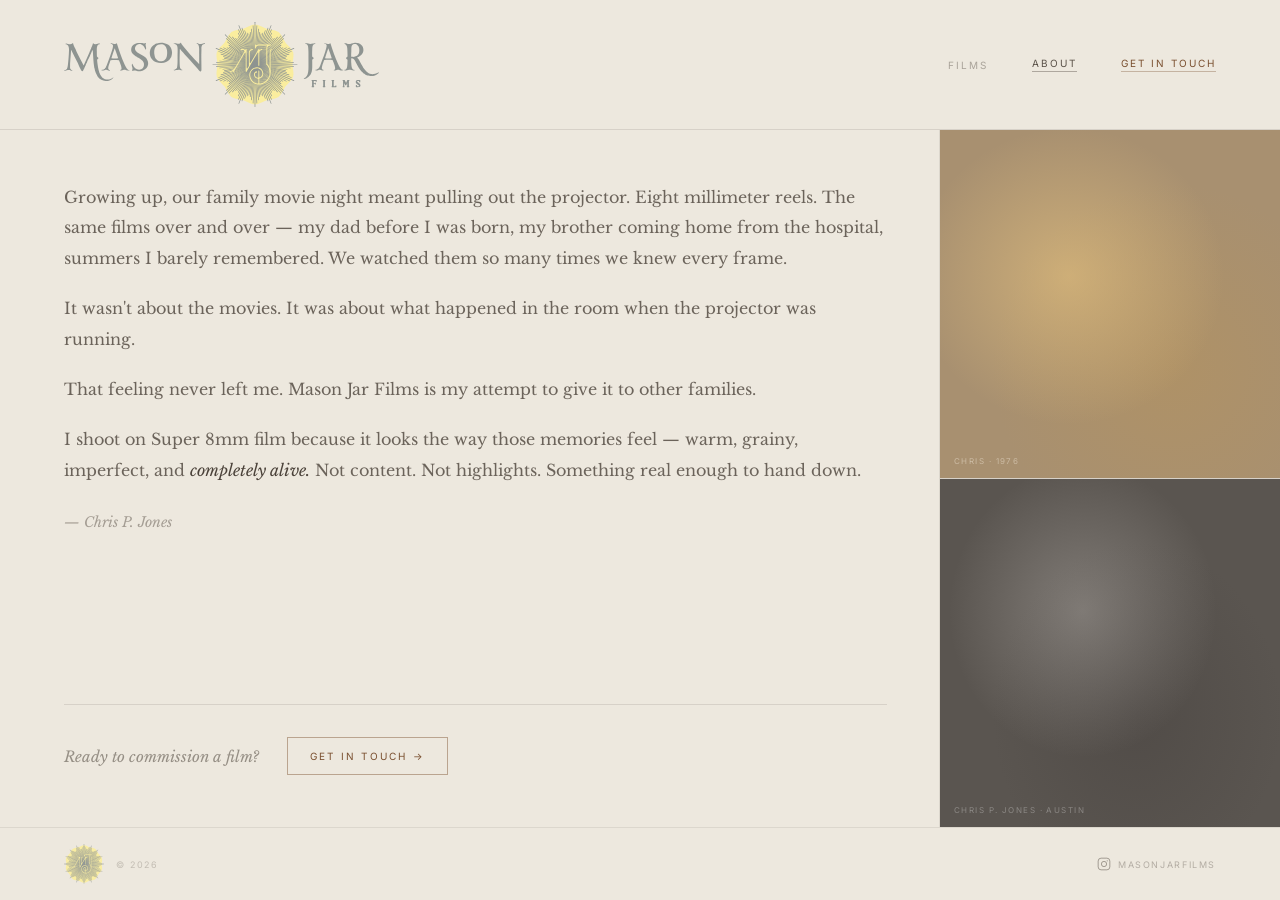
<file: about.html>
<!DOCTYPE html>
<html lang="en">
<head>
  <meta charset="UTF-8">
  <meta name="viewport" content="width=device-width, initial-scale=1.0">
  <title>About — Mason Jar Films</title>
  <meta name="description" content="Chris P. Jones shoots Super 8mm wedding films in Austin, Texas. Mason Jar Films — something real enough to hand down.">
  <link rel="preconnect" href="https://fonts.googleapis.com">
  <link rel="preconnect" href="https://fonts.gstatic.com" crossorigin>
  <link href="https://fonts.googleapis.com/css2?family=Inter:wght@300;400&family=Libre+Baskerville:ital,wght@0,400;0,700;1,400&display=swap" rel="stylesheet">
  <link rel="stylesheet" href="/css/main.css">
</head>
<body>

<div id="page-about">

  <nav class="nav">
    <a href="/" class="nav-logo">
      <img src="/assets/logos/mjf-logo-horizontal.svg" alt="Mason Jar Films" onerror="this.style.display='none';this.nextElementSibling.style.display='block'">
      <span style="display:none;font-family:'Libre Baskerville',Georgia,serif;font-size:11px;letter-spacing:0.22em;text-transform:uppercase;color:rgba(28,18,10,0.55);">Mason Jar Films</span>
    </a>
    <div class="nav-links">
      <a href="/films">Films</a>
      <a href="/about" class="active">About</a>
      <a href="/contact" class="nav-cta">Get in Touch</a>
    </div>
  </nav>

  <div class="about-main">

    <!-- LEFT: Copy -->
    <div class="about-copy-col">
      <div>
        <div class="about-body">
          <p>Growing up, our family movie night meant pulling out the projector. Eight millimeter reels. The same films over and over — my dad before I was born, my brother coming home from the hospital, summers I barely remembered. We watched them so many times we knew every frame.</p>
          <p>It wasn't about the movies. It was about what happened in the room when the projector was running.</p>
          <p>That feeling never left me. Mason Jar Films is my attempt to give it to other families.</p>
          <p>I shoot on Super 8mm film because it looks the way those memories feel — warm, grainy, imperfect, and <em>completely alive.</em> Not content. Not highlights. Something real enough to hand down.</p>
        </div>
        <div class="about-sig">— Chris P. Jones</div>
      </div>

      <div class="about-cta-row">
        <div class="about-cta-q">Ready to commission a film?</div>
        <a href="/contact" class="btn-small">Get in Touch →</a>
      </div>
    </div>

    <!-- RIGHT: Images -->
    <div class="about-images-col">

      <!-- Top image — color still, Chris 1976 -->
      <div class="img-block">
        <!--
          IMAGE: Chris as a kid, 1976 (color still)
          Drop your image file into /assets/images/ and update the src below.
          Example: <img src="/assets/images/chris-1976.jpg" alt="Chris · 1976">
          Until then, the placeholder gradient will show.
        -->
        <div class="img-placeholder-color"></div>
        <!-- Uncomment and update when image is ready:
        <img src="/assets/images/chris-1976.jpg" alt="Chris · 1976">
        -->
        <div class="img-cap">Chris · 1976</div>
      </div>

      <!-- Bottom image — B&W mirror shot -->
      <div class="img-block">
        <!--
          IMAGE: B&W mirror shot, Chris with camera
          Drop your image file into /assets/images/ and update the src below.
          Example: <img src="/assets/images/chris-austin-bw.jpg" alt="Chris P. Jones · Austin">
          Until then, the placeholder gradient will show.
        -->
        <div class="img-placeholder-bw"></div>
        <!-- Uncomment and update when image is ready:
        <img src="/assets/images/chris-austin-bw.jpg" alt="Chris P. Jones · Austin">
        -->
        <div class="img-cap dark">Chris P. Jones · Austin</div>
      </div>

    </div>

  </div>

  <footer>
    <div class="footer-left">
      <img src="/assets/logos/mjf-monogram.svg" alt="" class="footer-monogram" onerror="this.style.display='none';this.nextElementSibling.style.display='block'">
      <span style="display:none;font-family:'Libre Baskerville',Georgia,serif;font-size:11px;letter-spacing:0.18em;text-transform:uppercase;color:rgba(28,18,10,0.3);">MJF</span>
      <span class="footer-copy">© 2026</span>
    </div>
    <a href="https://instagram.com/masonjarfilms" target="_blank" rel="noopener" class="instagram-link">
      <svg class="instagram-icon" width="14" height="14" viewBox="0 0 24 24" fill="none">
        <rect x="2" y="2" width="20" height="20" rx="5" stroke="#1c120a" stroke-width="1.5"/>
        <circle cx="12" cy="12" r="4.5" stroke="#1c120a" stroke-width="1.5"/>
        <circle cx="17.5" cy="6.5" r="1" fill="#1c120a"/>
      </svg>
      masonjarfilms
    </a>
  </footer>

</div>

</body>
</html>
</file>
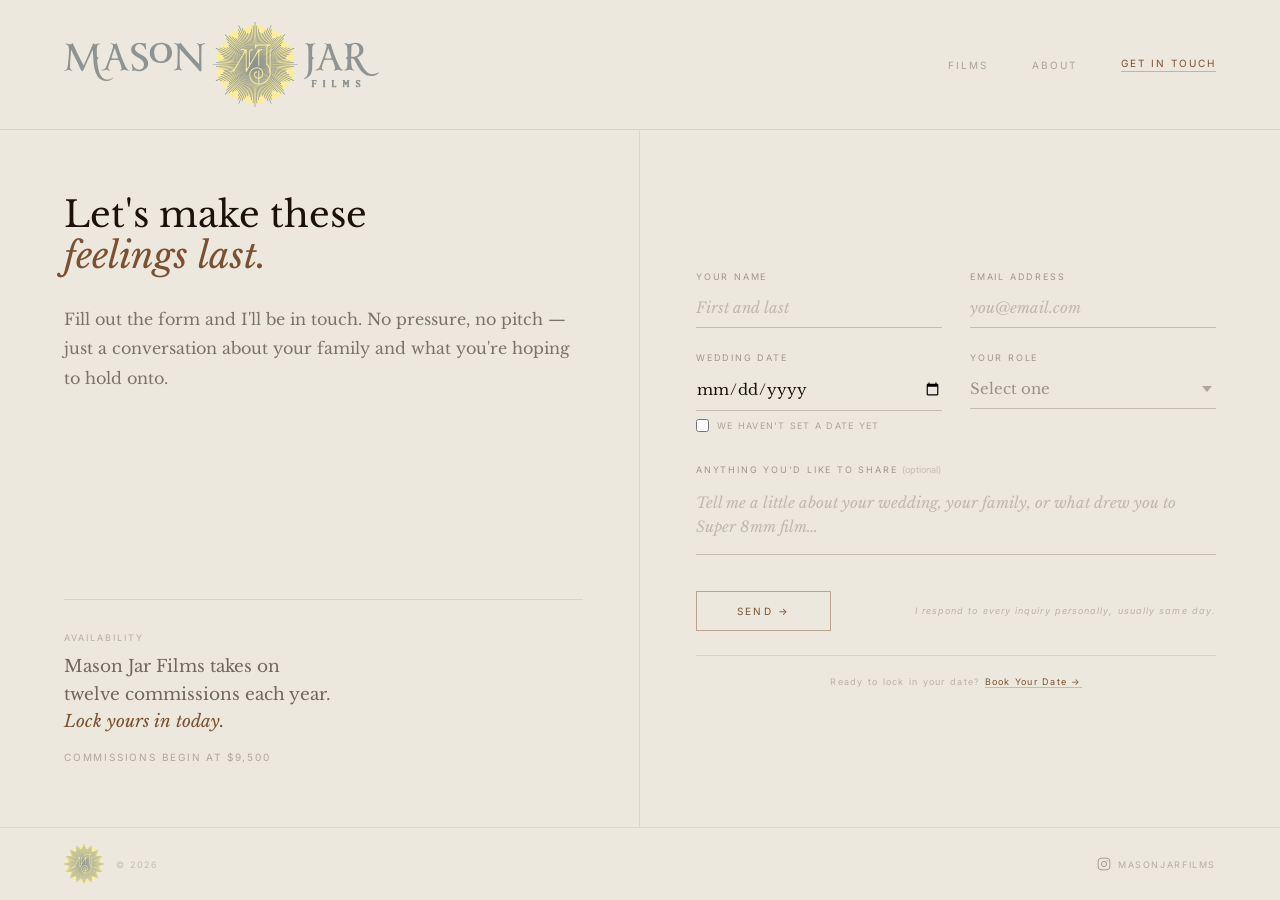
<file: contact.html>
<!DOCTYPE html>
<html lang="en">
<head>
  <meta charset="UTF-8">
  <meta name="viewport" content="width=device-width, initial-scale=1.0">
  <title>Get in Touch — Mason Jar Films</title>
  <meta name="description" content="Commission a Super 8mm wedding film. Mason Jar Films takes on twelve commissions each year. Commissions begin at $9,500.">
  <link rel="preconnect" href="https://fonts.googleapis.com">
  <link rel="preconnect" href="https://fonts.gstatic.com" crossorigin>
  <link href="https://fonts.googleapis.com/css2?family=Inter:wght@300;400&family=Libre+Baskerville:ital,wght@0,400;0,700;1,400&display=swap" rel="stylesheet">
  <link rel="stylesheet" href="/css/main.css">
</head>
<body>

<div id="page-contact">

  <nav class="nav">
    <a href="/" class="nav-logo">
      <img src="/assets/logos/mjf-logo-horizontal.svg" alt="Mason Jar Films" onerror="this.style.display='none';this.nextElementSibling.style.display='block'">
      <span style="display:none;font-family:'Libre Baskerville',Georgia,serif;font-size:11px;letter-spacing:0.22em;text-transform:uppercase;color:rgba(28,18,10,0.55);">Mason Jar Films</span>
    </a>
    <div class="nav-links">
      <a href="/films">Films</a>
      <a href="/about">About</a>
      <a href="/contact" class="nav-cta active">Get in Touch</a>
    </div>
  </nav>

  <div class="contact-main">

    <!-- LEFT: Context -->
    <div class="contact-context-col">
      <div>
        <div class="contact-headline">Let's make these<br><em>feelings last.</em></div>
        <p class="contact-body">Fill out the form and I'll be in touch. No pressure, no pitch — just a conversation about your family and what you're hoping to hold onto.</p>
      </div>
      <div class="avail-block">
        <div class="avail-label">Availability</div>
        <div class="avail-text">Mason Jar Films takes on<br>twelve commissions each year.<br><em>Lock yours in today.</em></div>
        <div class="avail-price">Commissions begin at $9,500</div>
      </div>
    </div>

    <!-- RIGHT: Form -->
    <div class="contact-form-col">

      <!-- FORM — Formspree -->
      <form
        id="contact-form"
        action="https://formspree.io/f/mojbwzgl"
        method="POST"
        onsubmit="handleSubmit(event)"
      >
        <!-- Honeypot spam protection -->
        <input type="text" name="_gotcha" style="display:none;">
        <input type="hidden" name="_subject" value="New inquiry — Mason Jar Films">

        <div class="form-row">
          <div class="form-group">
            <label for="c-name">Your Name</label>
            <input type="text" id="c-name" name="name" placeholder="First and last" required>
          </div>
          <div class="form-group">
            <label for="c-email">Email Address</label>
            <input type="email" id="c-email" name="email" placeholder="you@email.com" required>
          </div>
        </div>

        <div class="form-row">
          <div class="form-group">
            <label for="c-date">Wedding Date</label>
            <input type="date" id="c-date" name="wedding-date">
            <label class="no-date" for="c-nodate">
              <input type="checkbox" id="c-nodate" name="no-date-set" onchange="toggleDate(this)">
              <span>We haven't set a date yet</span>
            </label>
          </div>
          <div class="form-group">
            <label for="c-role">Your Role</label>
            <select id="c-role" name="role">
              <option value="" disabled selected>Select one</option>
              <option value="Bride">Bride</option>
              <option value="Groom">Groom</option>
              <option value="Event Planner">Event Planner</option>
              <option value="Family or Friend of Couple">Family or Friend of Couple</option>
            </select>
          </div>
        </div>

        <div class="form-group">
          <label for="c-msg">Anything you'd like to share <span style="opacity:0.5;text-transform:none;letter-spacing:0;">(optional)</span></label>
          <textarea id="c-msg" name="message" placeholder="Tell me a little about your wedding, your family, or what drew you to Super 8mm film…"></textarea>
        </div>

        <div class="form-footer">
          <button type="submit" class="btn-submit">Send →</button>
          <div class="form-note">I respond to every inquiry personally, usually same day.</div>
        </div>

        <div class="commission-note">
          Ready to lock in your date? <a href="/contact">Book Your Date →</a>
        </div>

      </form>

      <!-- CONFIRMATION — shown after submit -->
      <div id="contact-confirmation" class="form-confirmation">
        <div class="confirmation-headline">Thank you, <em>truly.</em></div>
        <div class="confirmation-body">Your message is on its way.<br>I'll be in touch personally — usually same day.</div>
        <div class="confirmation-sig">— Chris P. Jones</div>
      </div>

    </div>

  </div>

  <footer>
    <div class="footer-left">
      <img src="/assets/logos/mjf-monogram.svg" alt="" class="footer-monogram" onerror="this.style.display='none';this.nextElementSibling.style.display='block'">
      <span style="display:none;font-family:'Libre Baskerville',Georgia,serif;font-size:11px;letter-spacing:0.18em;text-transform:uppercase;color:rgba(28,18,10,0.3);">MJF</span>
      <span class="footer-copy">© 2026</span>
    </div>
    <a href="https://instagram.com/masonjarfilms" target="_blank" rel="noopener" class="instagram-link">
      <svg class="instagram-icon" width="14" height="14" viewBox="0 0 24 24" fill="none">
        <rect x="2" y="2" width="20" height="20" rx="5" stroke="#1c120a" stroke-width="1.5"/>
        <circle cx="12" cy="12" r="4.5" stroke="#1c120a" stroke-width="1.5"/>
        <circle cx="17.5" cy="6.5" r="1" fill="#1c120a"/>
      </svg>
      masonjarfilms
    </a>
  </footer>

</div>

<script>
  function toggleDate(checkbox) {
    var dateInput = document.getElementById('c-date');
    dateInput.disabled = checkbox.checked;
    if (checkbox.checked) dateInput.value = '';
  }

  function handleSubmit(e) {
    e.preventDefault();
    var form = document.getElementById('contact-form');
    var name = document.getElementById('c-name').value.trim();
    var email = document.getElementById('c-email').value.trim();
    if (!name || !email) return;

    // Submit to Formspree
    var formData = new FormData(form);
    fetch('https://formspree.io/f/mojbwzgl', {
      method: 'POST',
      body: formData,
      headers: { 'Accept': 'application/json' }
    })
    .then(function() {
      form.style.display = 'none';
      document.getElementById('contact-confirmation').classList.add('visible');
    })
    .catch(function() {
      // Fallback: show confirmation anyway (form may have submitted via normal POST)
      form.style.display = 'none';
      document.getElementById('contact-confirmation').classList.add('visible');
    });
  }
</script>

</body>
</html>
</file>
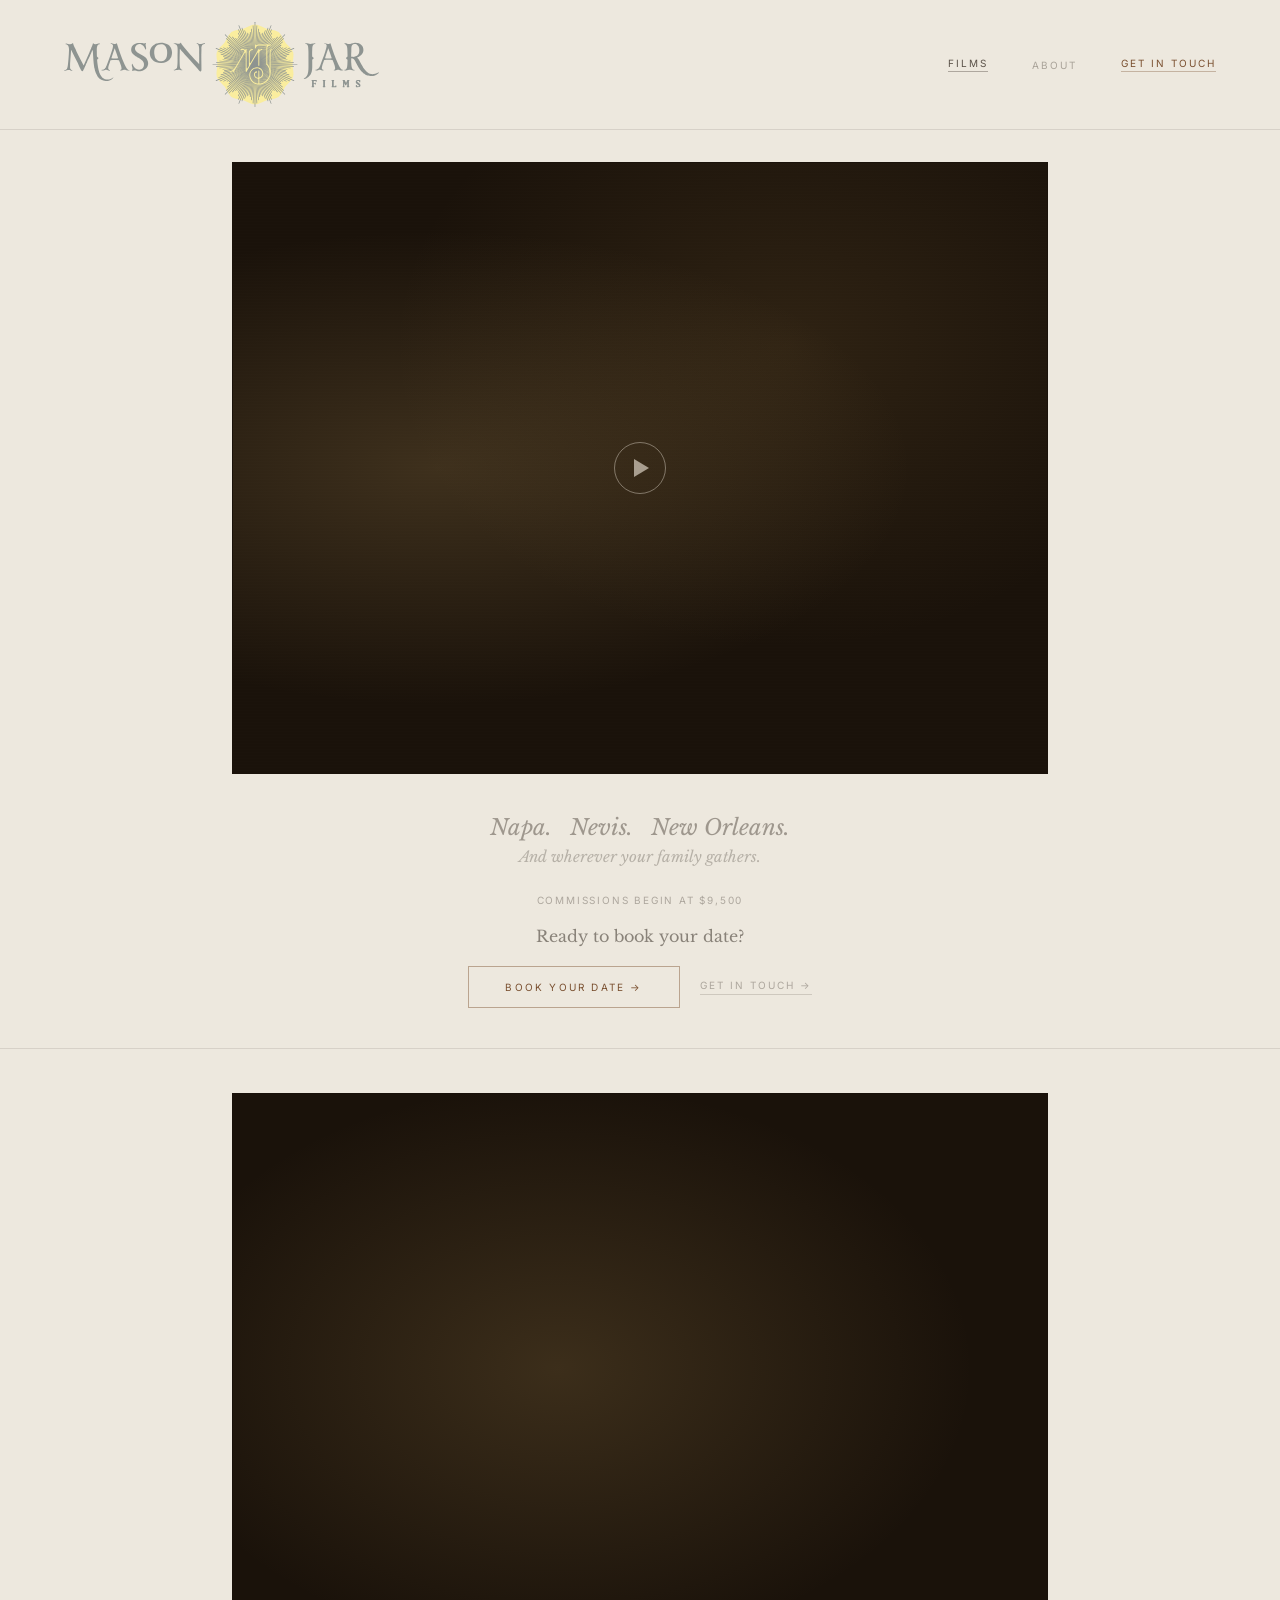
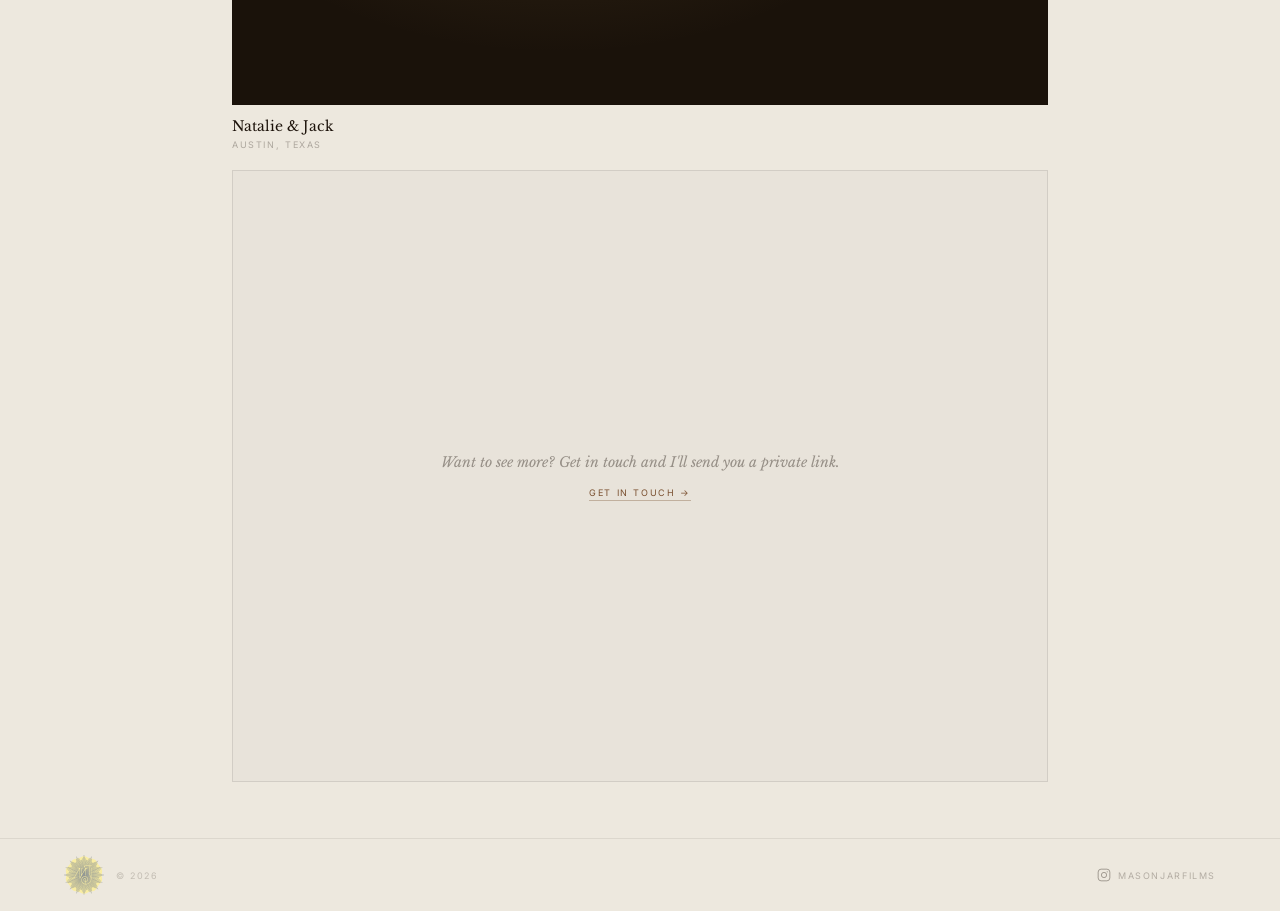
<file: films.html>
<!DOCTYPE html>
<html lang="en">
<head>
  <meta charset="UTF-8">
  <meta name="viewport" content="width=device-width, initial-scale=1.0">
  <title>Films — Mason Jar Films</title>
  <meta name="description" content="Super 8mm wedding films. Watch our work — Natalie & Jack, Austin, Texas. Commissions begin at $9,500.">
  <link rel="preconnect" href="https://fonts.googleapis.com">
  <link rel="preconnect" href="https://fonts.gstatic.com" crossorigin>
  <link href="https://fonts.googleapis.com/css2?family=Inter:wght@300;400&family=Libre+Baskerville:ital,wght@0,400;0,700;1,400&display=swap" rel="stylesheet">
  <link rel="stylesheet" href="/css/main.css">
</head>
<body>

<div id="page-films">

  <nav class="nav">
    <a href="/" class="nav-logo">
      <img src="/assets/logos/mjf-logo-horizontal.svg" alt="Mason Jar Films" onerror="this.style.display='none';this.nextElementSibling.style.display='block'">
      <span style="display:none;font-family:'Libre Baskerville',Georgia,serif;font-size:11px;letter-spacing:0.22em;text-transform:uppercase;color:rgba(28,18,10,0.55);">Mason Jar Films</span>
    </a>
    <div class="nav-links">
      <a href="/films" class="active">Films</a>
      <a href="/about">About</a>
      <a href="/contact" class="nav-cta">Get in Touch</a>
    </div>
  </nav>

  <!-- HERO FILM -->
  <div class="films-featured">
    <div class="featured-film">
      <!--
        MEDIAZILLA EMBED — Highlight Reel
        Replace the placeholder below with your Mediazilla embed code.
        Example: <iframe src="https://mediazilla.com/embed/YOUR_ID" ...></iframe>
        When embed is added, also add class "has-embed" to .featured-film to hide the play button.
      -->
      <div class="featured-film-inner"></div>
      <div class="featured-film-grain"></div>
      <div class="play-btn">
        <div class="play-circle">
          <div class="play-triangle"></div>
        </div>
      </div>
      <!-- EMBED GOES HERE -->
    </div>
  </div>

  <!-- BELOW HERO -->
  <div class="films-below">
    <div class="films-locations">Napa. &nbsp; Nevis. &nbsp; New Orleans.</div>
    <div class="films-locations-sub">And wherever your family gathers.</div>
    <div class="films-price">Commissions begin at $9,500</div>
    <div class="films-cta-q">Ready to book your date?</div>
    <div class="films-cta-row">
      <a href="/contact" class="btn">Book Your Date →</a>
      <a href="/contact" class="btn-ghost">Get in Touch →</a>
    </div>
  </div>

  <!-- FILM GRID -->
  <div class="films-grid">
    <div class="grid">

      <!-- Natalie & Jack -->
      <div class="grid-item">
        <div class="grid-film">
          <!--
            MEDIAZILLA EMBED — Natalie & Jack
            Replace placeholder with Mediazilla embed code.
          -->
          <div class="grid-film-inner gf-a"></div>
          <div class="grid-play">
            <div class="grid-play-circle">
              <div class="grid-play-tri"></div>
            </div>
          </div>
          <!-- EMBED GOES HERE -->
        </div>
        <div class="grid-title">Natalie &amp; Jack</div>
        <div class="grid-meta">Austin, Texas</div>
      </div>

      <!-- More films teaser -->
      <a href="/contact" class="more-films">
        <div class="more-films-text">Want to see more? Get in touch and I'll send you a private link.</div>
        <div class="more-films-link">Get in Touch →</div>
      </a>

    </div>
  </div>

  <footer>
    <div class="footer-left">
      <img src="/assets/logos/mjf-monogram.svg" alt="" class="footer-monogram" onerror="this.style.display='none';this.nextElementSibling.style.display='block'">
      <span style="display:none;font-family:'Libre Baskerville',Georgia,serif;font-size:11px;letter-spacing:0.18em;text-transform:uppercase;color:rgba(28,18,10,0.3);">MJF</span>
      <span class="footer-copy">© 2026</span>
    </div>
    <a href="https://instagram.com/masonjarfilms" target="_blank" rel="noopener" class="instagram-link">
      <svg class="instagram-icon" width="14" height="14" viewBox="0 0 24 24" fill="none">
        <rect x="2" y="2" width="20" height="20" rx="5" stroke="#1c120a" stroke-width="1.5"/>
        <circle cx="12" cy="12" r="4.5" stroke="#1c120a" stroke-width="1.5"/>
        <circle cx="17.5" cy="6.5" r="1" fill="#1c120a"/>
      </svg>
      masonjarfilms
    </a>
  </footer>

</div>

</body>
</html>
</file>
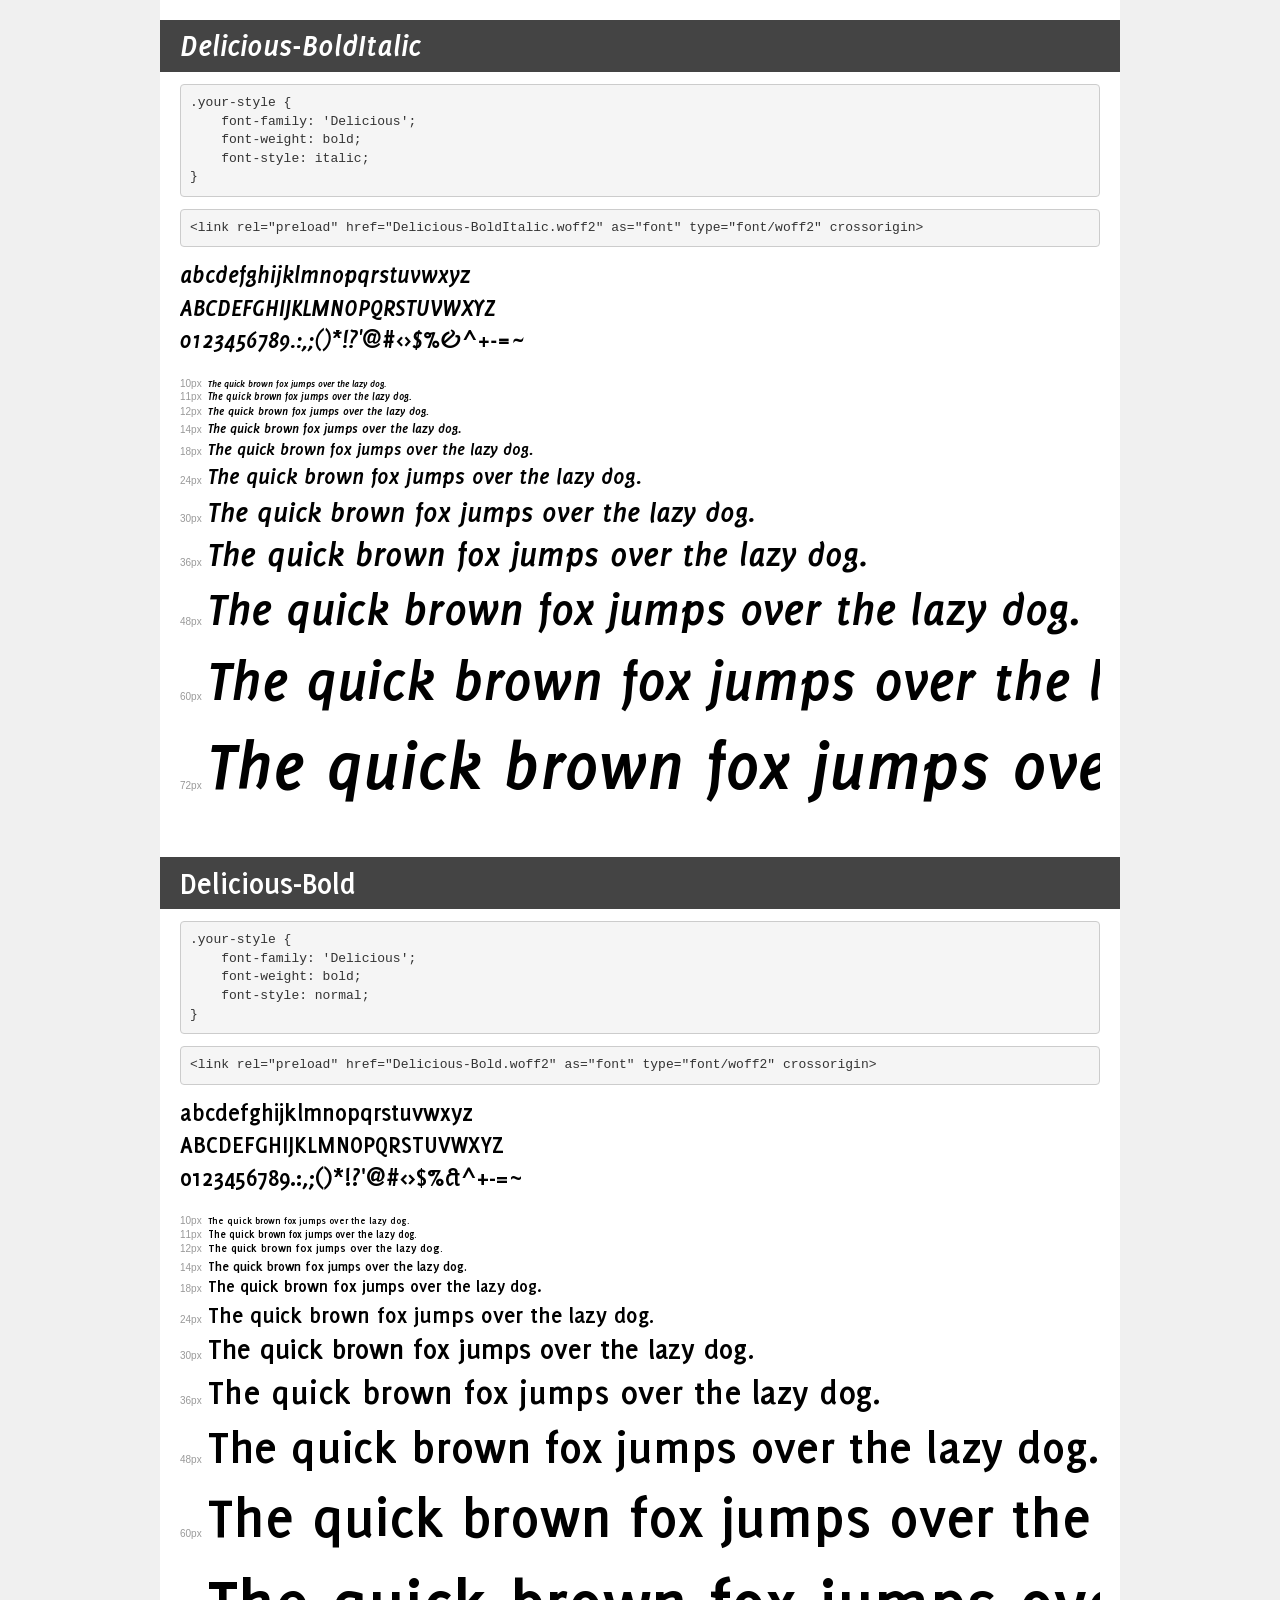
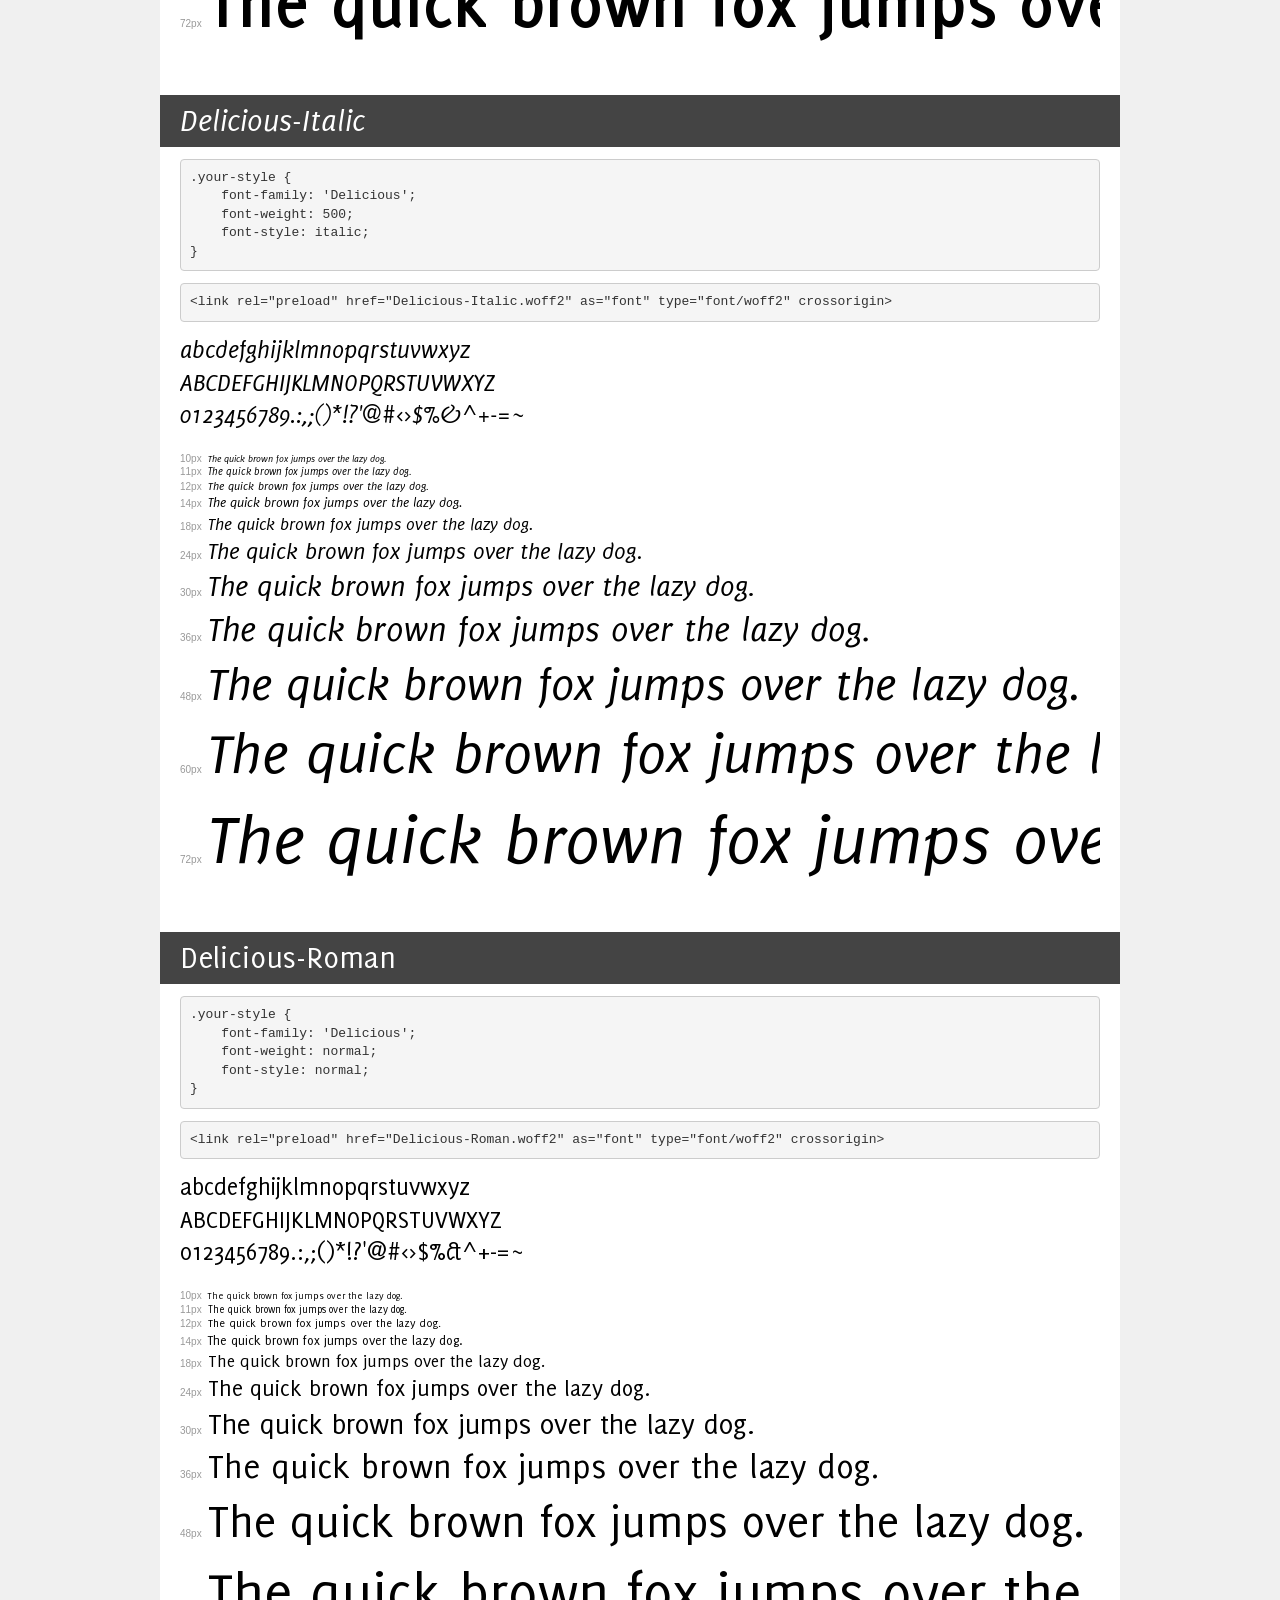
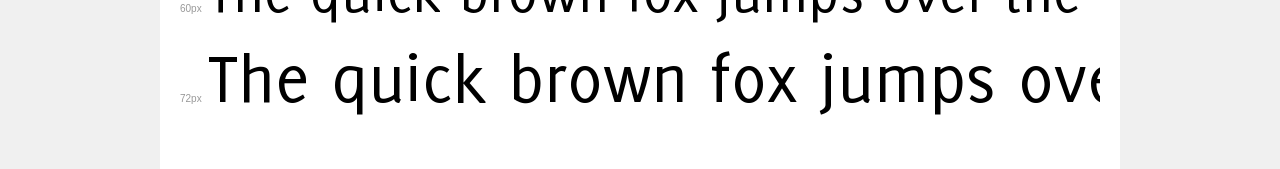
<file: fonts/demo.html>
<!DOCTYPE html>
<html lang="en">
<head>
    <meta charset="utf-8">
    <meta http-equiv="X-UA-Compatible" content="IE=edge">
    <meta name="viewport" content="width=device-width, initial-scale=1">
    <meta name="robots" content="noindex, noarchive">
    <meta name="format-detection" content="telephone=no">
    <title>Transfonter demo</title>
    <link href="stylesheet.css" rel="stylesheet">
    <style>
        /*
        http://meyerweb.com/eric/tools/css/reset/
        v2.0 | 20110126
        License: none (public domain)
        */
        html, body, div, span, applet, object, iframe,
        h1, h2, h3, h4, h5, h6, p, blockquote, pre,
        a, abbr, acronym, address, big, cite, code,
        del, dfn, em, img, ins, kbd, q, s, samp,
        small, strike, strong, sub, sup, tt, var,
        b, u, i, center,
        dl, dt, dd, ol, ul, li,
        fieldset, form, label, legend,
        table, caption, tbody, tfoot, thead, tr, th, td,
        article, aside, canvas, details, embed,
        figure, figcaption, footer, header, hgroup,
        menu, nav, output, ruby, section, summary,
        time, mark, audio, video {
            margin: 0;
            padding: 0;
            border: 0;
            font-size: 100%;
            font: inherit;
            vertical-align: baseline;
        }
        /* HTML5 display-role reset for older browsers */
        article, aside, details, figcaption, figure,
        footer, header, hgroup, menu, nav, section {
            display: block;
        }
        body {
            line-height: 1;
        }
        ol, ul {
            list-style: none;
        }
        blockquote, q {
            quotes: none;
        }
        blockquote:before, blockquote:after,
        q:before, q:after {
            content: '';
            content: none;
        }
        table {
            border-collapse: collapse;
            border-spacing: 0;
        }
        /* demo styles */
        body {
            background: #f0f0f0;
            color: #000;
        }
        .page {
            background: #fff;
            width: 920px;
            margin: 0 auto;
            padding: 20px 20px 0 20px;
            overflow: hidden;
        }
        .font-container {
            overflow-x: auto;
            overflow-y: hidden;
            margin-bottom: 40px;
            line-height: 1.3;
            white-space: nowrap;
            padding-bottom: 5px;
        }
        h1 {
            position: relative;
            background: #444;
            font-size: 32px;
            color: #fff;
            padding: 10px 20px;
            margin: 0 -20px 12px -20px;
        }
        .letters {
            font-size: 25px;
            margin-bottom: 20px;
        }
        .s10:before {
            content: '10px';
        }
        .s11:before {
            content: '11px';
        }
        .s12:before {
            content: '12px';
        }
        .s14:before {
            content: '14px';
        }
        .s18:before {
            content: '18px';
        }
        .s24:before {
            content: '24px';
        }
        .s30:before {
            content: '30px';
        }
        .s36:before {
            content: '36px';
        }
        .s48:before {
            content: '48px';
        }
        .s60:before {
            content: '60px';
        }
        .s72:before {
            content: '72px';
        }
        .s10:before, .s11:before, .s12:before, .s14:before,
        .s18:before, .s24:before, .s30:before, .s36:before,
        .s48:before, .s60:before, .s72:before {
            font-family: Arial, sans-serif;
            font-size: 10px;
            font-weight: normal;
            font-style: normal;
            color: #999;
            padding-right: 6px;
        }
        pre {
            display: block;
            padding: 9px;
            margin: 0 0 12px;
            font-family: Monaco, Menlo, Consolas, "Courier New", monospace;
            font-size: 13px;
            line-height: 1.428571429;
            color: #333;
            font-weight: normal;
            font-style: normal;
            background-color: #f5f5f5;
            border: 1px solid #ccc;
            overflow-x: auto;
            border-radius: 4px;
        }
        /* responsive */
        @media (max-width: 959px) {
            .page {
                width: auto;
                margin: 0;
            }
        }
    </style>
</head>
<body>
<div class="page">
    <div class="demo">
        <h1 style="font-family: 'Delicious'; font-weight: bold; font-style: italic;">Delicious-BoldItalic</h1>
        <pre title="Usage">.your-style {
    font-family: 'Delicious';
    font-weight: bold;
    font-style: italic;
}</pre>
        <pre title="Preload (optional)">
&lt;link rel=&quot;preload&quot; href=&quot;Delicious-BoldItalic.woff2&quot; as=&quot;font&quot; type=&quot;font/woff2&quot; crossorigin&gt;</pre>
        <div class="font-container" style="font-family: 'Delicious'; font-weight: bold; font-style: italic;">
            <p class="letters">
                abcdefghijklmnopqrstuvwxyz<br>
ABCDEFGHIJKLMNOPQRSTUVWXYZ<br>
                0123456789.:,;()*!?'@#&lt;&gt;$%&^+-=~
            </p>
            <p class="s10" style="font-size: 10px;">The quick brown fox jumps over the lazy dog.</p>
            <p class="s11" style="font-size: 11px;">The quick brown fox jumps over the lazy dog.</p>
            <p class="s12" style="font-size: 12px;">The quick brown fox jumps over the lazy dog.</p>
            <p class="s14" style="font-size: 14px;">The quick brown fox jumps over the lazy dog.</p>
            <p class="s18" style="font-size: 18px;">The quick brown fox jumps over the lazy dog.</p>
            <p class="s24" style="font-size: 24px;">The quick brown fox jumps over the lazy dog.</p>
            <p class="s30" style="font-size: 30px;">The quick brown fox jumps over the lazy dog.</p>
            <p class="s36" style="font-size: 36px;">The quick brown fox jumps over the lazy dog.</p>
            <p class="s48" style="font-size: 48px;">The quick brown fox jumps over the lazy dog.</p>
            <p class="s60" style="font-size: 60px;">The quick brown fox jumps over the lazy dog.</p>
            <p class="s72" style="font-size: 72px;">The quick brown fox jumps over the lazy dog.</p>
        </div>
    </div>

    <div class="demo">
        <h1 style="font-family: 'Delicious'; font-weight: bold; font-style: normal;">Delicious-Bold</h1>
        <pre title="Usage">.your-style {
    font-family: 'Delicious';
    font-weight: bold;
    font-style: normal;
}</pre>
        <pre title="Preload (optional)">
&lt;link rel=&quot;preload&quot; href=&quot;Delicious-Bold.woff2&quot; as=&quot;font&quot; type=&quot;font/woff2&quot; crossorigin&gt;</pre>
        <div class="font-container" style="font-family: 'Delicious'; font-weight: bold; font-style: normal;">
            <p class="letters">
                abcdefghijklmnopqrstuvwxyz<br>
ABCDEFGHIJKLMNOPQRSTUVWXYZ<br>
                0123456789.:,;()*!?'@#&lt;&gt;$%&^+-=~
            </p>
            <p class="s10" style="font-size: 10px;">The quick brown fox jumps over the lazy dog.</p>
            <p class="s11" style="font-size: 11px;">The quick brown fox jumps over the lazy dog.</p>
            <p class="s12" style="font-size: 12px;">The quick brown fox jumps over the lazy dog.</p>
            <p class="s14" style="font-size: 14px;">The quick brown fox jumps over the lazy dog.</p>
            <p class="s18" style="font-size: 18px;">The quick brown fox jumps over the lazy dog.</p>
            <p class="s24" style="font-size: 24px;">The quick brown fox jumps over the lazy dog.</p>
            <p class="s30" style="font-size: 30px;">The quick brown fox jumps over the lazy dog.</p>
            <p class="s36" style="font-size: 36px;">The quick brown fox jumps over the lazy dog.</p>
            <p class="s48" style="font-size: 48px;">The quick brown fox jumps over the lazy dog.</p>
            <p class="s60" style="font-size: 60px;">The quick brown fox jumps over the lazy dog.</p>
            <p class="s72" style="font-size: 72px;">The quick brown fox jumps over the lazy dog.</p>
        </div>
    </div>

    <div class="demo">
        <h1 style="font-family: 'Delicious'; font-weight: 500; font-style: italic;">Delicious-Italic</h1>
        <pre title="Usage">.your-style {
    font-family: 'Delicious';
    font-weight: 500;
    font-style: italic;
}</pre>
        <pre title="Preload (optional)">
&lt;link rel=&quot;preload&quot; href=&quot;Delicious-Italic.woff2&quot; as=&quot;font&quot; type=&quot;font/woff2&quot; crossorigin&gt;</pre>
        <div class="font-container" style="font-family: 'Delicious'; font-weight: 500; font-style: italic;">
            <p class="letters">
                abcdefghijklmnopqrstuvwxyz<br>
ABCDEFGHIJKLMNOPQRSTUVWXYZ<br>
                0123456789.:,;()*!?'@#&lt;&gt;$%&^+-=~
            </p>
            <p class="s10" style="font-size: 10px;">The quick brown fox jumps over the lazy dog.</p>
            <p class="s11" style="font-size: 11px;">The quick brown fox jumps over the lazy dog.</p>
            <p class="s12" style="font-size: 12px;">The quick brown fox jumps over the lazy dog.</p>
            <p class="s14" style="font-size: 14px;">The quick brown fox jumps over the lazy dog.</p>
            <p class="s18" style="font-size: 18px;">The quick brown fox jumps over the lazy dog.</p>
            <p class="s24" style="font-size: 24px;">The quick brown fox jumps over the lazy dog.</p>
            <p class="s30" style="font-size: 30px;">The quick brown fox jumps over the lazy dog.</p>
            <p class="s36" style="font-size: 36px;">The quick brown fox jumps over the lazy dog.</p>
            <p class="s48" style="font-size: 48px;">The quick brown fox jumps over the lazy dog.</p>
            <p class="s60" style="font-size: 60px;">The quick brown fox jumps over the lazy dog.</p>
            <p class="s72" style="font-size: 72px;">The quick brown fox jumps over the lazy dog.</p>
        </div>
    </div>

    <div class="demo">
        <h1 style="font-family: 'Delicious'; font-weight: normal; font-style: normal;">Delicious-Roman</h1>
        <pre title="Usage">.your-style {
    font-family: 'Delicious';
    font-weight: normal;
    font-style: normal;
}</pre>
        <pre title="Preload (optional)">
&lt;link rel=&quot;preload&quot; href=&quot;Delicious-Roman.woff2&quot; as=&quot;font&quot; type=&quot;font/woff2&quot; crossorigin&gt;</pre>
        <div class="font-container" style="font-family: 'Delicious'; font-weight: normal; font-style: normal;">
            <p class="letters">
                abcdefghijklmnopqrstuvwxyz<br>
ABCDEFGHIJKLMNOPQRSTUVWXYZ<br>
                0123456789.:,;()*!?'@#&lt;&gt;$%&^+-=~
            </p>
            <p class="s10" style="font-size: 10px;">The quick brown fox jumps over the lazy dog.</p>
            <p class="s11" style="font-size: 11px;">The quick brown fox jumps over the lazy dog.</p>
            <p class="s12" style="font-size: 12px;">The quick brown fox jumps over the lazy dog.</p>
            <p class="s14" style="font-size: 14px;">The quick brown fox jumps over the lazy dog.</p>
            <p class="s18" style="font-size: 18px;">The quick brown fox jumps over the lazy dog.</p>
            <p class="s24" style="font-size: 24px;">The quick brown fox jumps over the lazy dog.</p>
            <p class="s30" style="font-size: 30px;">The quick brown fox jumps over the lazy dog.</p>
            <p class="s36" style="font-size: 36px;">The quick brown fox jumps over the lazy dog.</p>
            <p class="s48" style="font-size: 48px;">The quick brown fox jumps over the lazy dog.</p>
            <p class="s60" style="font-size: 60px;">The quick brown fox jumps over the lazy dog.</p>
            <p class="s72" style="font-size: 72px;">The quick brown fox jumps over the lazy dog.</p>
        </div>
    </div>

</div>
</body>
</html>
</file>
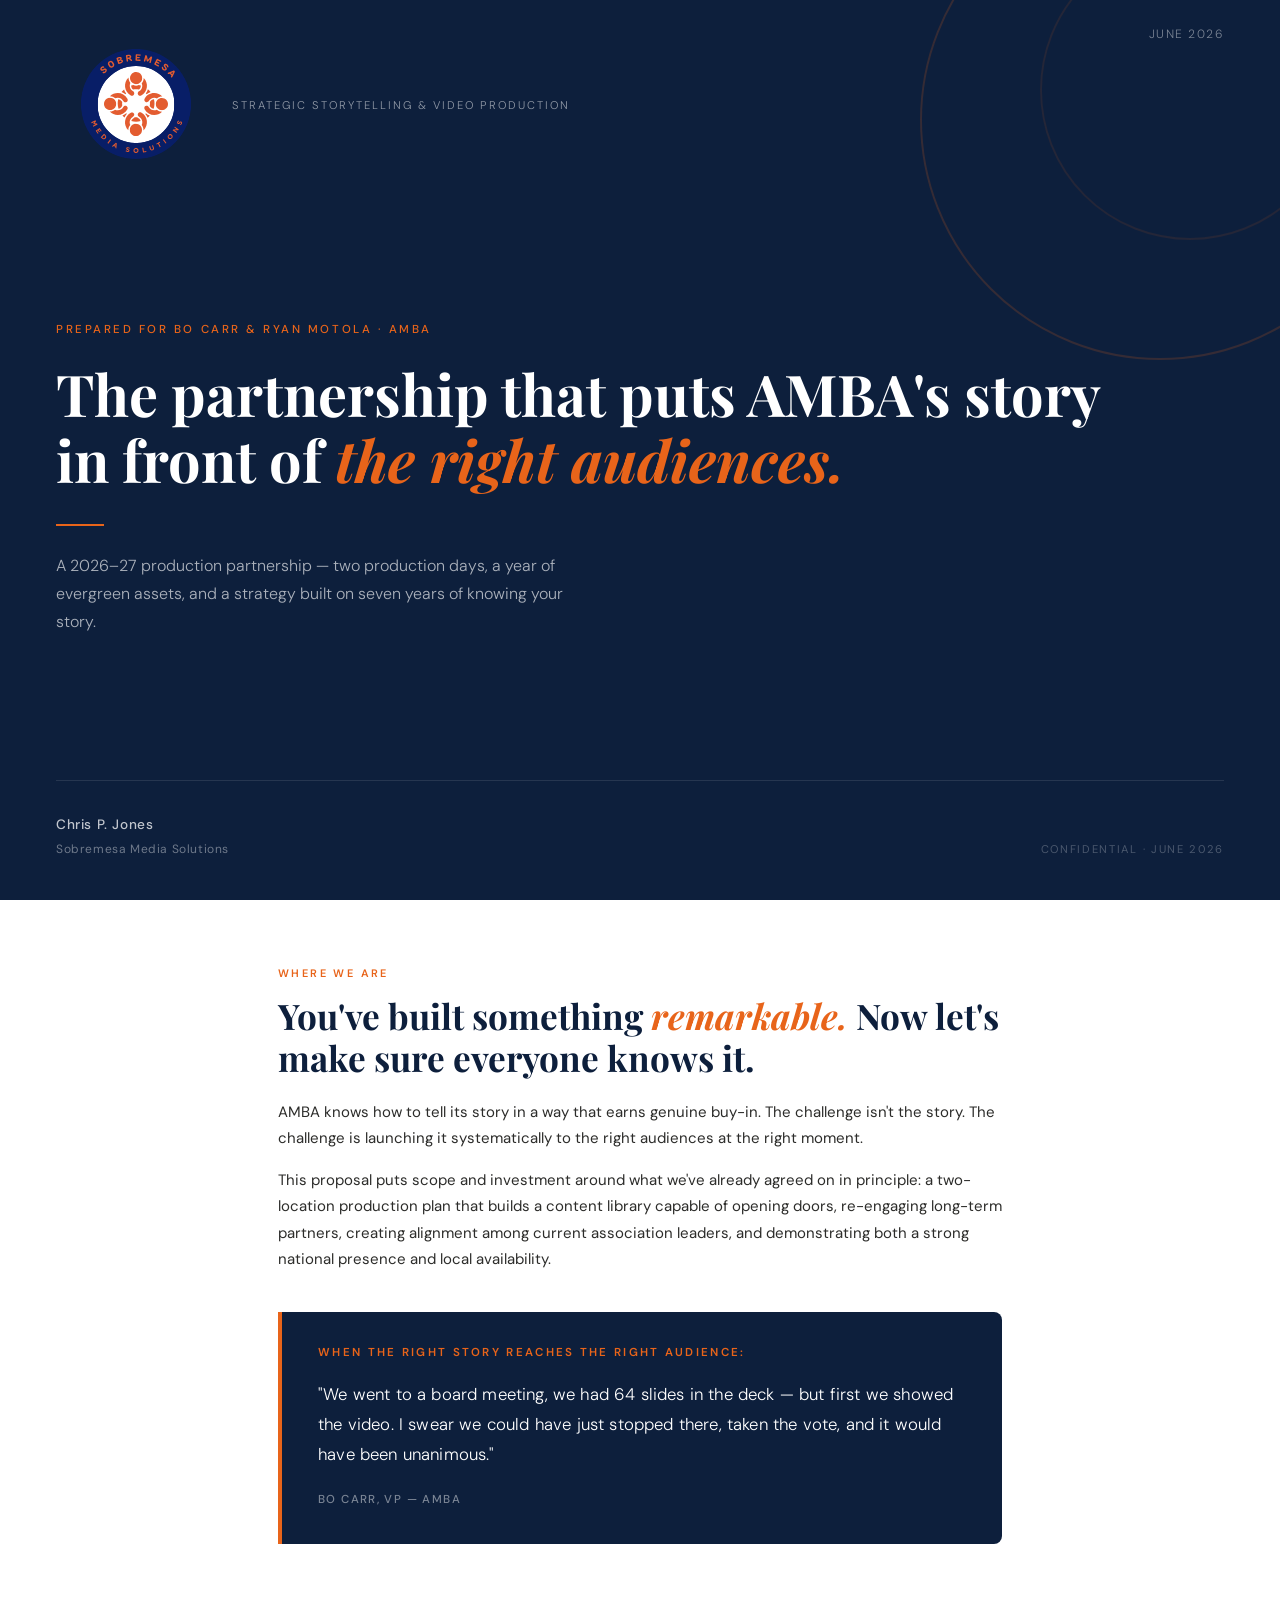
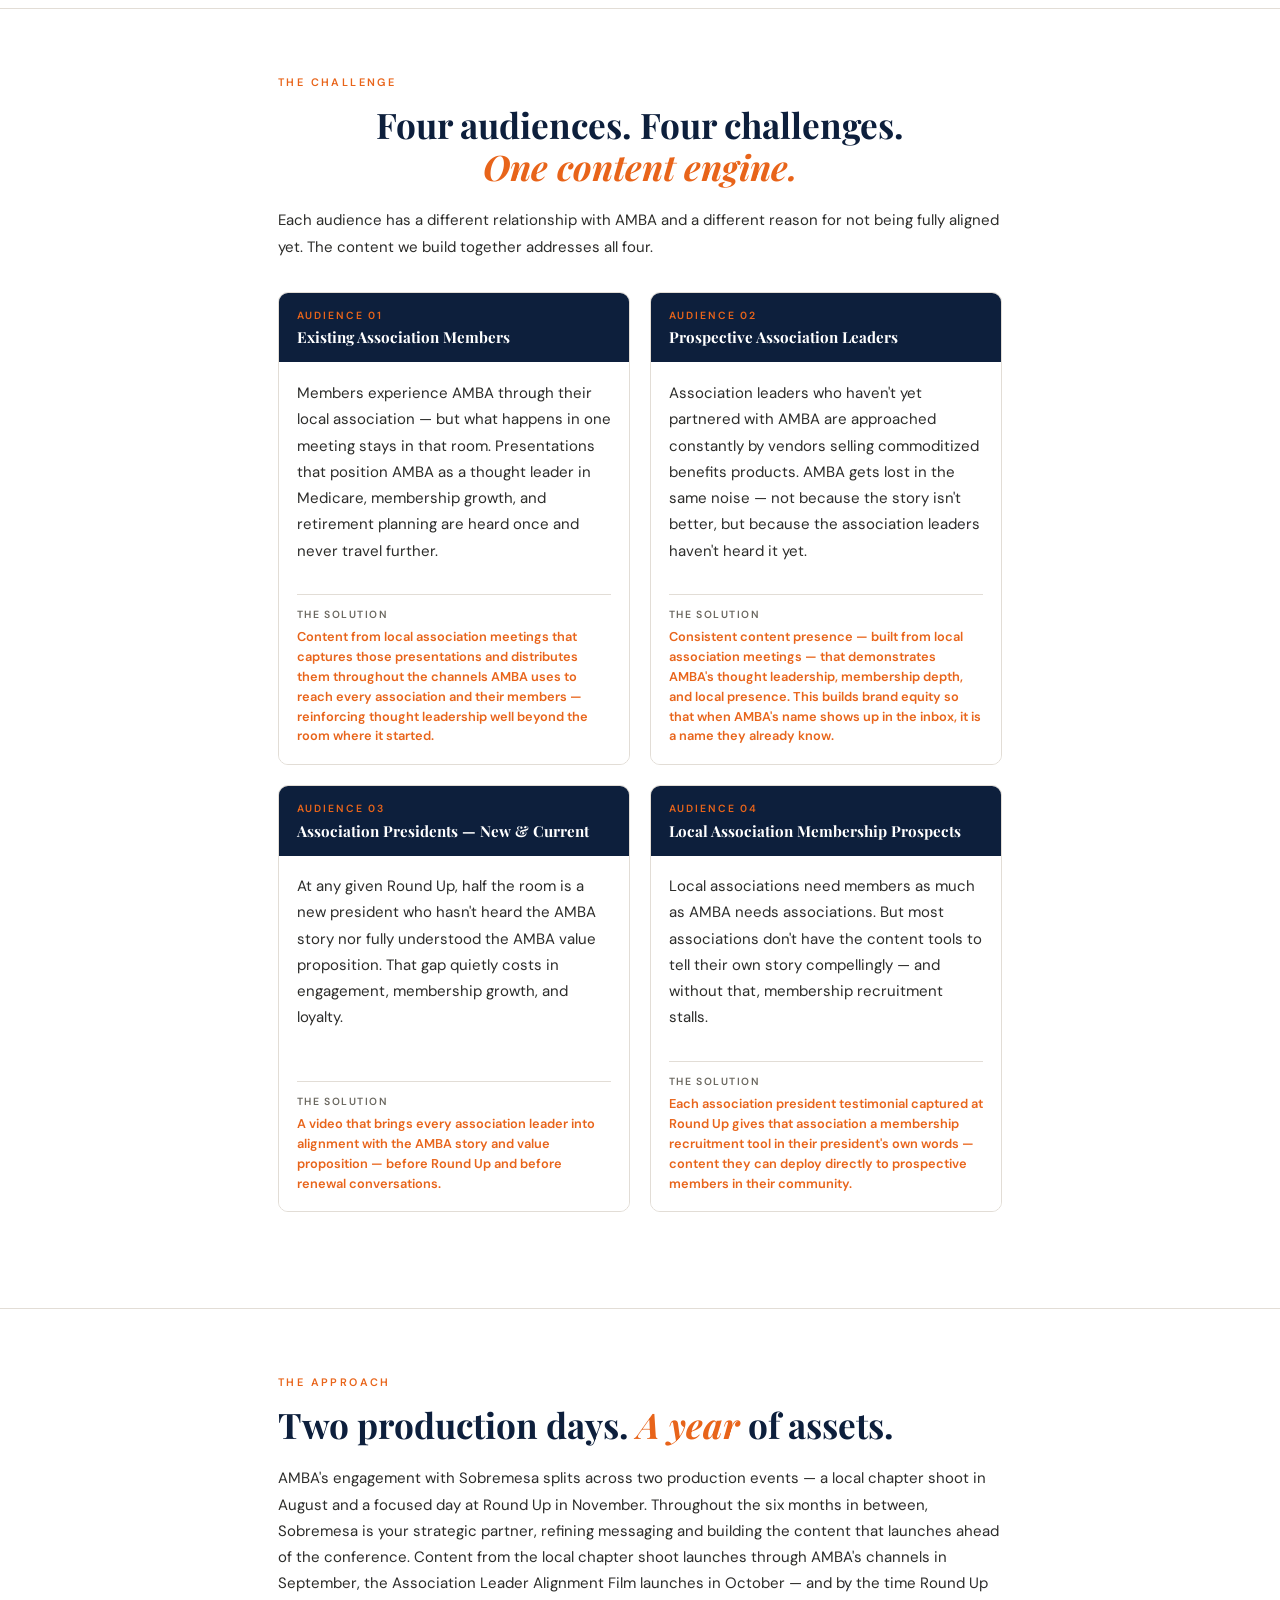
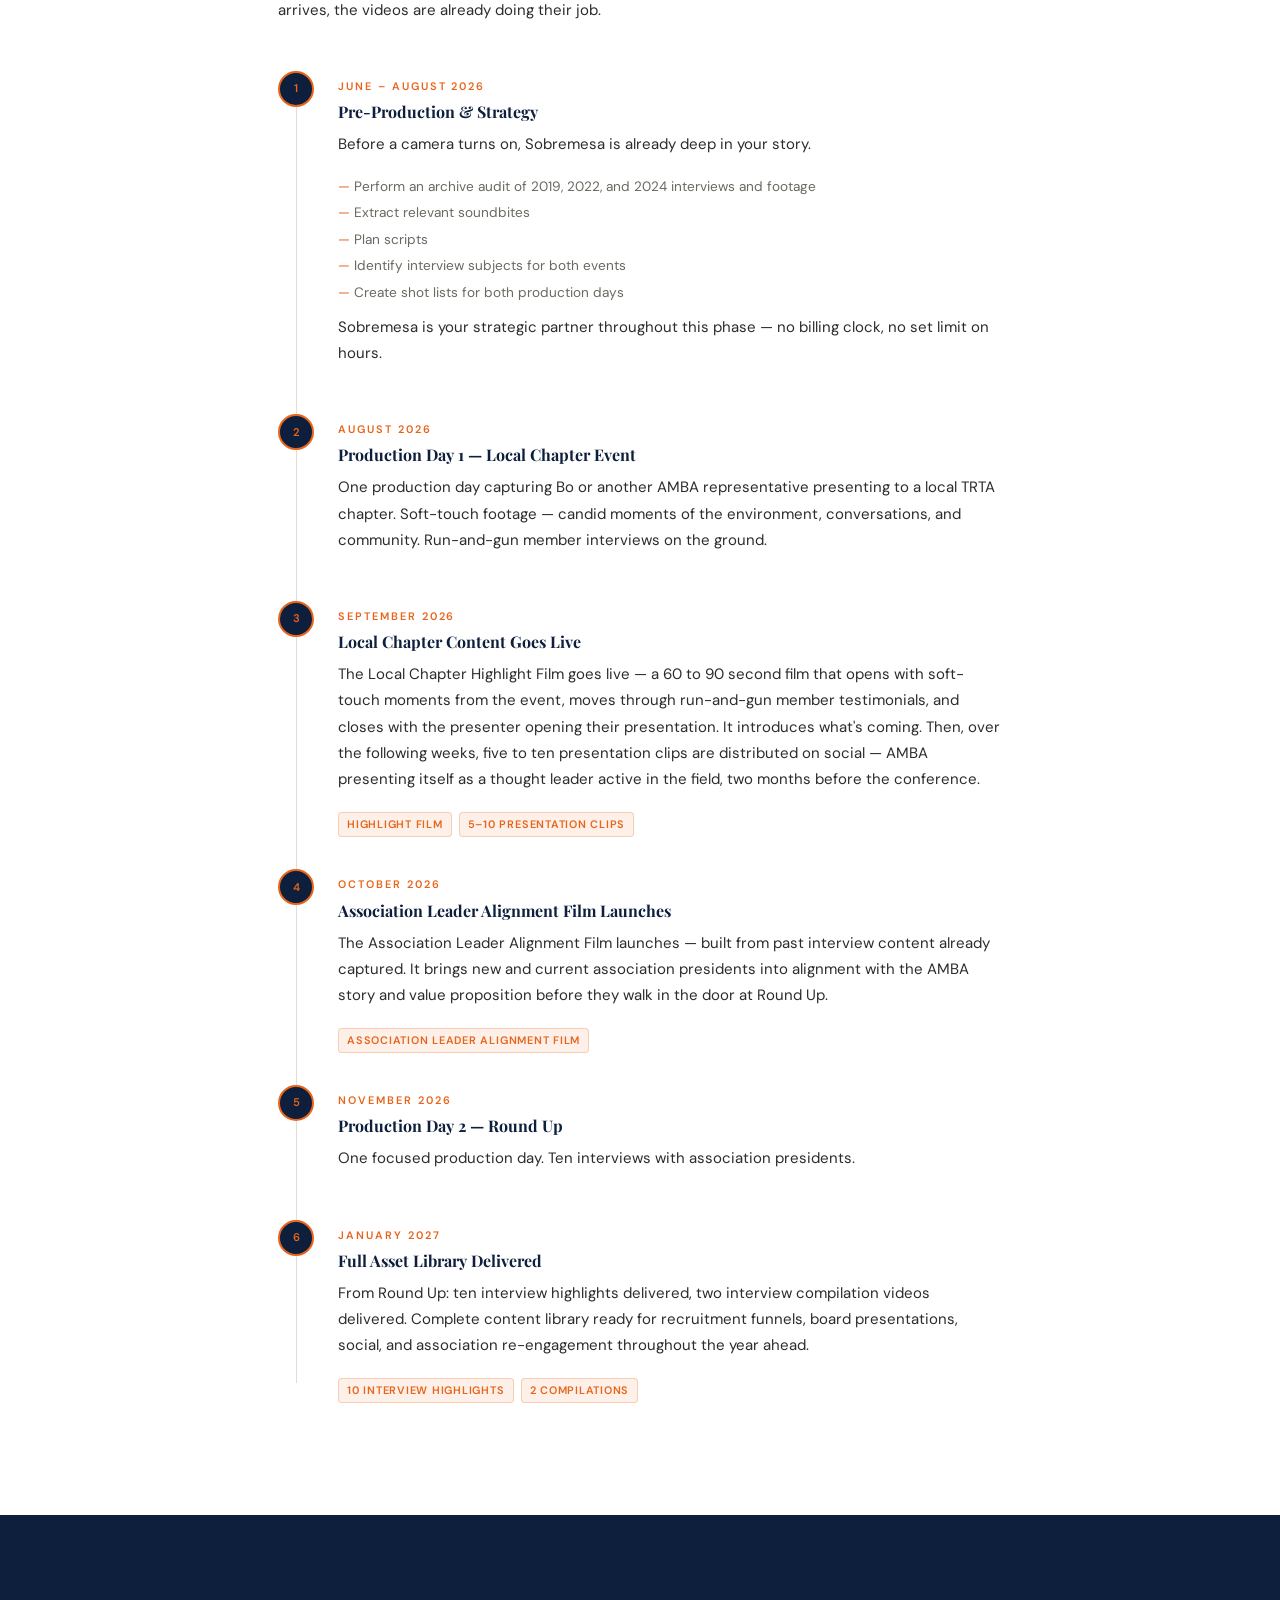
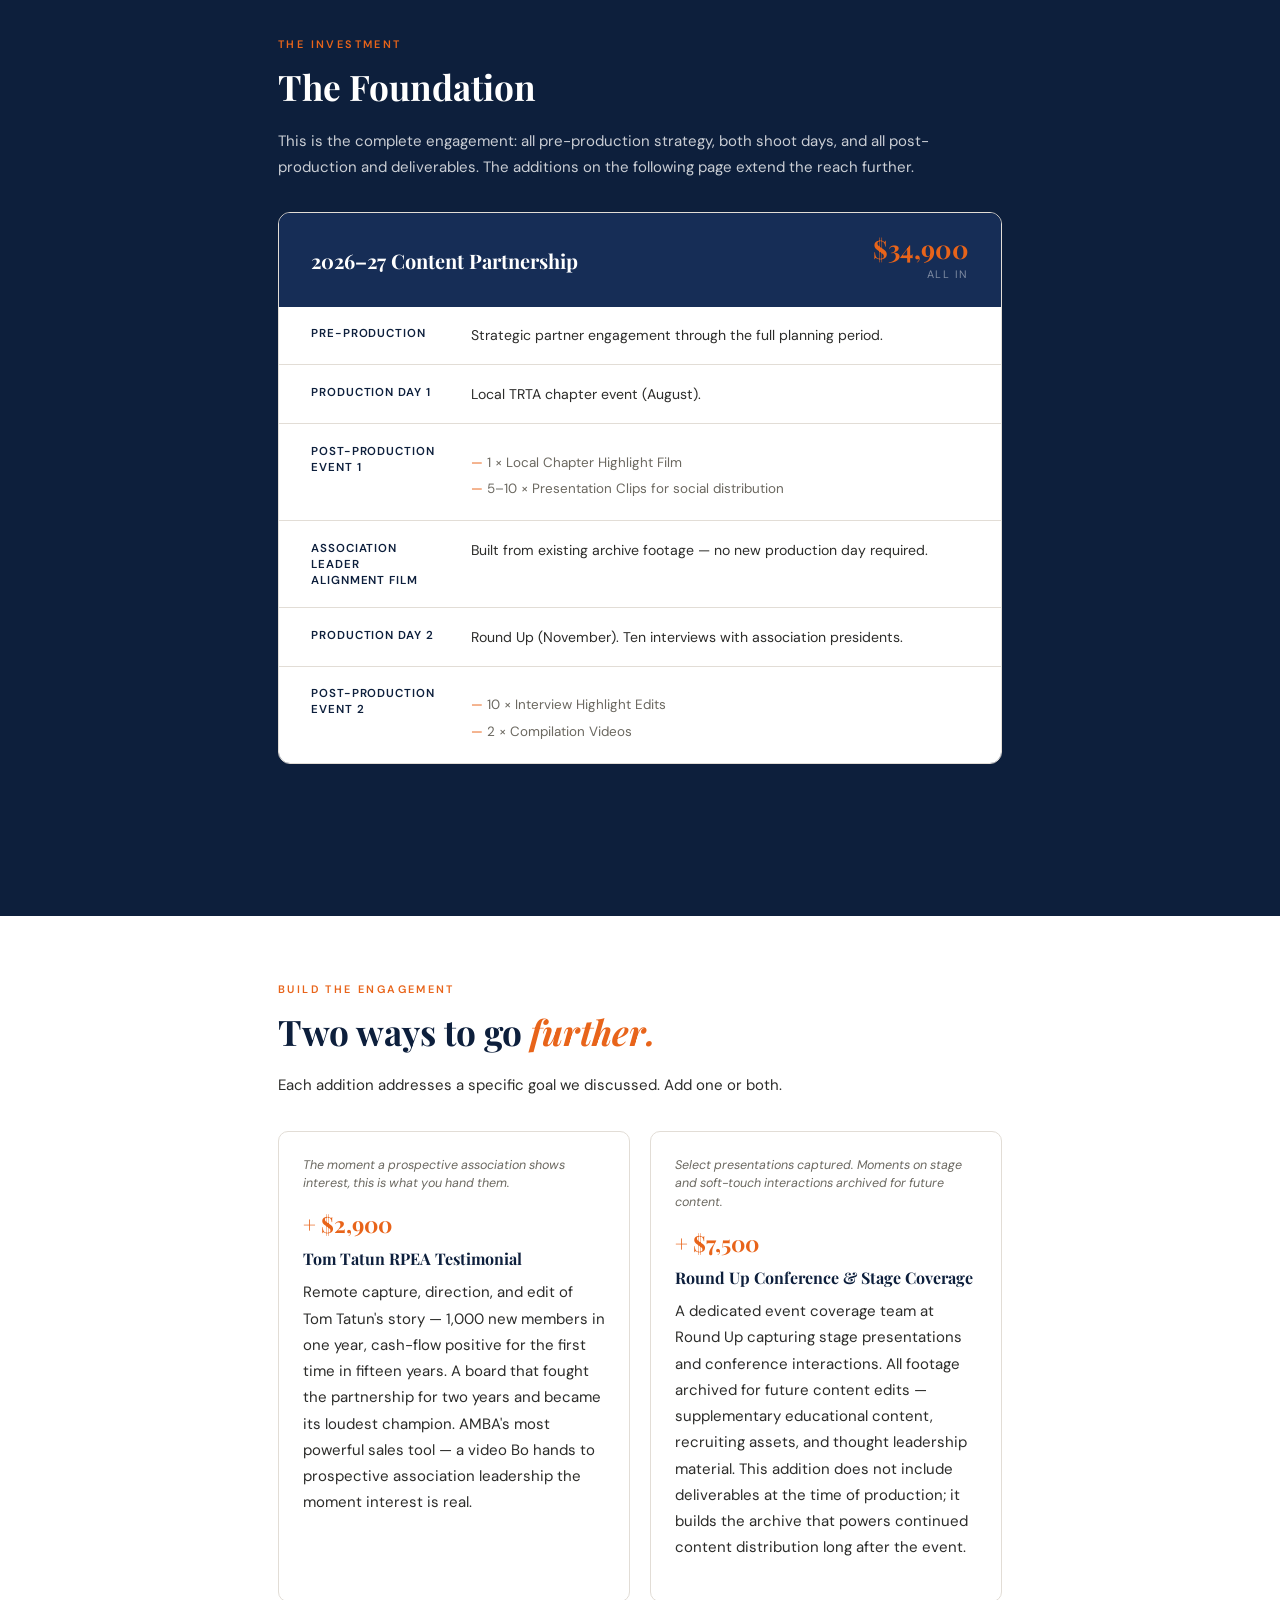
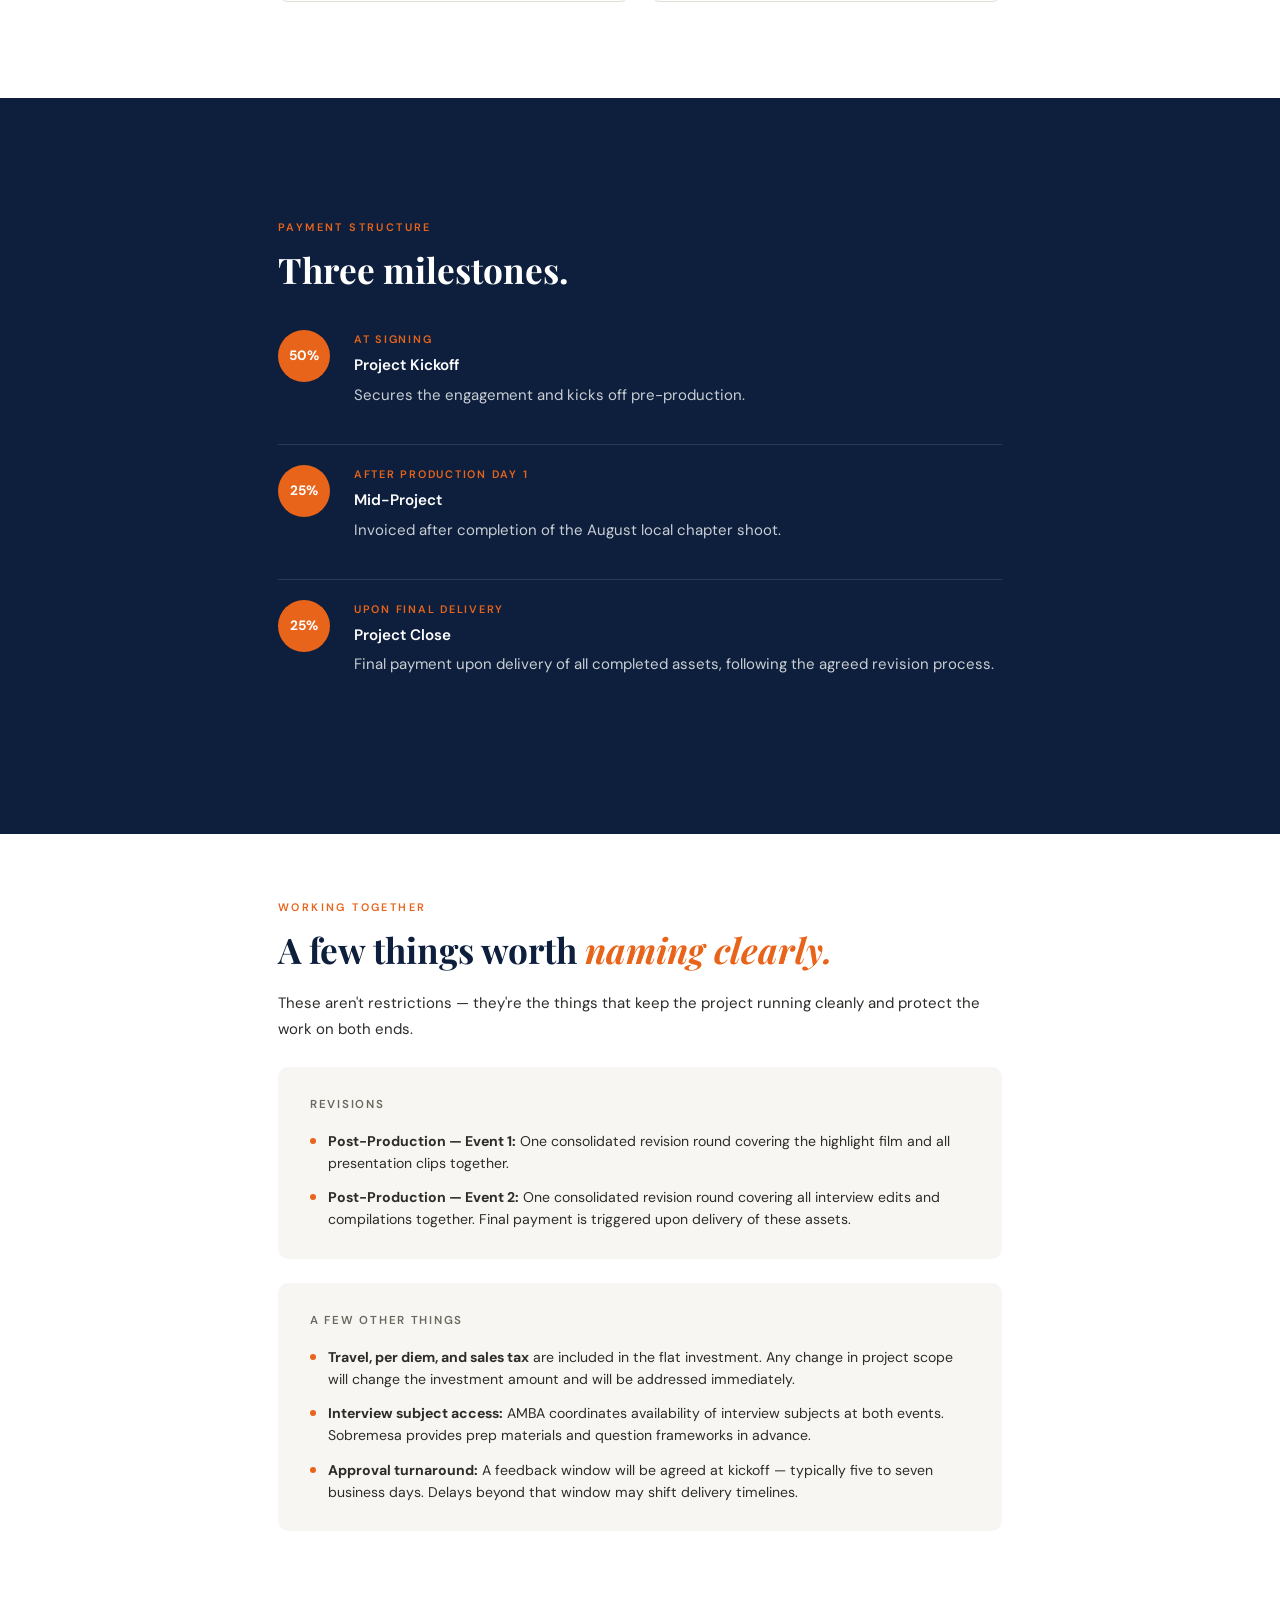
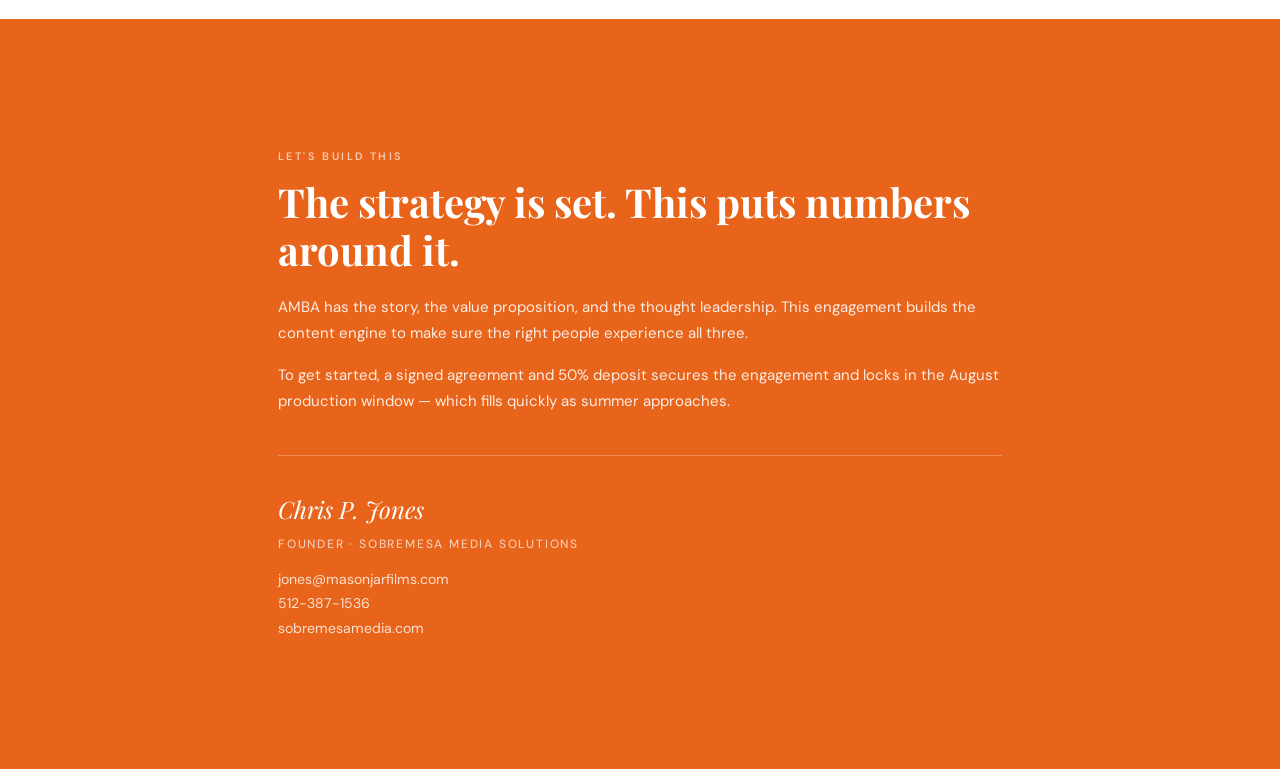
<file: upgrade/AMBA_Proposal_2026.html>
<!DOCTYPE html>
<html lang="en">
<head>
<meta charset="UTF-8">
<meta name="viewport" content="width=device-width, initial-scale=1.0">
<title>AMBA 2026–27 Content Partnership — Sobremesa Media Solutions</title>
<link rel="preconnect" href="https://fonts.googleapis.com">
<link href="https://fonts.googleapis.com/css2?family=Playfair+Display:ital,wght@0,400;0,700;1,400&family=DM+Sans:wght@300;400;500;600&display=swap" rel="stylesheet">
<style>
  *, *::before, *::after { box-sizing: border-box; margin: 0; padding: 0; }
  :root {
    --navy: #0D1F3C;
    --navy-mid: #162d56;
    --orange: #E8641A;
    --orange-pale: #FDF0E8;
    --white: #FFFFFF;
    --off-white: #F8F6F2;
    --text-body: #2C2C2A;
    --text-muted: #6B6860;
    --border: #E2DDD6;
    --serif: 'Playfair Display', Georgia, serif;
    --sans: 'DM Sans', system-ui, sans-serif;
  }
  body { font-family: var(--sans); color: var(--text-body); background: var(--white); line-height: 1.75; font-size: 15px; -webkit-font-smoothing: antialiased; }

  /* COVER */
  .cover { background: var(--navy); min-height: 100vh; display: flex; flex-direction: column; justify-content: space-between; padding: 1.5rem 3.5rem 2.5rem; position: relative; overflow: hidden; }
  .cover::before { content: ''; position: absolute; top: -120px; right: -120px; width: 480px; height: 480px; border-radius: 50%; border: 2px solid rgba(232,100,26,0.18); }
  .cover::after { content: ''; position: absolute; top: -60px; right: -60px; width: 300px; height: 300px; border-radius: 50%; border: 2px solid rgba(232,100,26,0.10); }
  .cover-top { display: flex; justify-content: space-between; align-items: flex-start; }
  .wordmark { font-family: var(--serif); color: var(--white); font-size: 1.15rem; letter-spacing: 0.04em; line-height: 1.3; }
  .wordmark span { display: block; font-size: 0.7rem; font-family: var(--sans); font-weight: 300; letter-spacing: 0.18em; text-transform: uppercase; color: rgba(255,255,255,0.55); margin-top: 3px; }
  .cover-date { font-size: 0.75rem; color: rgba(255,255,255,0.45); letter-spacing: 0.12em; text-transform: uppercase; font-weight: 300; }
  .cover-body { padding: 1.5rem 0 2rem; }
  .cover-eyebrow { font-size: 0.72rem; letter-spacing: 0.22em; text-transform: uppercase; color: var(--orange); font-weight: 500; margin-bottom: 1.2rem; }
  .cover-title { font-family: var(--serif); color: var(--white); font-size: clamp(2.4rem, 5vw, 3.6rem); line-height: 1.15; font-weight: 700; max-width: 92%; margin-bottom: 2rem; }
  .cover-title em { color: var(--orange); font-style: italic; }
  .cover-subtitle { color: rgba(255,255,255,0.65); font-size: 1rem; font-weight: 300; max-width: 520px; line-height: 1.75; }
  .cover-rule { width: 48px; height: 2px; background: var(--orange); margin: 1.6rem 0; }
  .cover-footer { display: flex; justify-content: space-between; align-items: flex-end; padding-top: 2rem; border-top: 1px solid rgba(255,255,255,0.1); }
  .cover-prepared { font-size: 0.75rem; color: rgba(255,255,255,0.4); letter-spacing: 0.05em; }
  .cover-prepared strong { display: block; color: rgba(255,255,255,0.75); font-size: 0.85rem; font-weight: 500; margin-bottom: 2px; }
  .cover-page-label { font-size: 0.7rem; color: rgba(255,255,255,0.25); letter-spacing: 0.15em; text-transform: uppercase; }

  /* LAYOUT */
  .section { max-width: 820px; margin: 0 auto; padding: 4rem 3rem; }
  .section + .section { border-top: 1px solid var(--border); }
  .section-divider { border: none; border-top: 1px solid var(--border); margin: 0; }
  .dark-band { background: var(--navy); padding: 3.5rem 0; }
  .dark-band .section { border-top: none; }

  /* TYPE — fully unified */
  .eyebrow { font-size: 0.68rem; letter-spacing: 0.22em; text-transform: uppercase; color: var(--orange); font-weight: 600; margin-bottom: 0.75rem; }
  h2 { font-family: var(--serif); font-size: clamp(1.6rem, 3vw, 2.2rem); font-weight: 700; line-height: 1.2; color: var(--navy); margin-bottom: 1.2rem; }
  h2 em { color: var(--orange); font-style: italic; }
  .dark-band h2 { color: var(--white); }

  /* Single paragraph style — no lead/body split */
  .section p, .section-intro {
    font-family: var(--sans);
    font-size: 15px;
    font-weight: 400;
    line-height: 1.75;
    color: var(--text-body);
    margin-bottom: 1rem;
  }
  .dark-band .section p,
  .dark-band .section-intro { color: rgba(255,255,255,0.78); }

  /* NORTH STAR CALLOUT */
  .northstar { margin: 2.5rem 0 0; padding: 2rem 2.25rem; border-left: 4px solid var(--orange); background: var(--navy); border-radius: 0 8px 8px 0; }
  .northstar-setup { font-size: 0.72rem; letter-spacing: 0.2em; text-transform: uppercase; color: var(--orange); font-weight: 600; margin-bottom: 1rem; line-height: 1.6; }
  .northstar blockquote { font-family: var(--sans); font-size: 1.05rem; font-weight: 300; color: var(--white); line-height: 1.8; margin: 0 0 1rem; letter-spacing: 0.01em; }
  .northstar cite { font-size: 0.72rem; letter-spacing: 0.12em; text-transform: uppercase; color: rgba(255,255,255,0.45); font-style: normal; font-weight: 500; }

  /* AUDIENCE CARDS */
  .audience-grid { display: grid; grid-template-columns: repeat(2, 1fr); gap: 1.25rem; margin: 2rem 0; }
  @media (max-width: 680px) { .audience-grid { grid-template-columns: 1fr; } }
  .audience-card { border: 1.5px solid var(--border); border-radius: 10px; overflow: hidden; display: flex; flex-direction: column; }
  .audience-card-header { background: var(--navy); padding: 0.9rem 1.1rem; }
  .audience-card-label { font-size: 0.65rem; letter-spacing: 0.18em; text-transform: uppercase; color: var(--orange); font-weight: 600; margin-bottom: 3px; }
  .audience-card-title { font-family: var(--serif); font-size: 0.95rem; color: var(--white); font-weight: 700; line-height: 1.3; }
  .audience-card-body { padding: 1.1rem; background: var(--white); flex: 1; display: flex; flex-direction: column; }
  .audience-card-problem { font-family: var(--sans); font-size: 0.83rem; font-weight: 400; line-height: 1.6; color: var(--text-body); margin-bottom: auto; padding-bottom: 0.9rem; }
  .audience-card-solution { font-size: 0.8rem; color: var(--orange); font-weight: 600; line-height: 1.55; padding-top: 0.75rem; border-top: 1px solid var(--border); margin-top: auto; }
  .audience-card-solution span { display: block; font-size: 0.65rem; letter-spacing: 0.14em; text-transform: uppercase; color: var(--text-muted); font-weight: 600; margin-bottom: 4px; }

  /* TIMELINE */
  .timeline { display: flex; flex-direction: column; margin: 2rem 0; position: relative; }
  .timeline::before { content: ''; position: absolute; left: 18px; top: 36px; bottom: 36px; width: 1px; background: var(--border); }
  .timeline-item { display: flex; gap: 1.5rem; padding: 1rem 0; align-items: flex-start; }
  .timeline-dot { width: 36px; height: 36px; border-radius: 50%; background: var(--navy); border: 2px solid var(--orange); display: flex; align-items: center; justify-content: center; flex-shrink: 0; position: relative; z-index: 1; }
  .timeline-dot span { font-size: 0.7rem; font-weight: 600; color: var(--orange); }
  .timeline-content { padding-top: 6px; }
  .timeline-month { font-size: 0.68rem; letter-spacing: 0.18em; text-transform: uppercase; color: var(--orange); font-weight: 600; margin-bottom: 2px; }
  .timeline-title { font-family: var(--serif); font-size: 1rem; color: var(--navy); font-weight: 700; margin-bottom: 5px; }
  .timeline-desc { font-family: var(--sans); font-size: 0.88rem; font-weight: 400; color: var(--text-muted); line-height: 1.65; margin: 0 0 6px; }
  .timeline-list { list-style: none; margin: 0.4rem 0 8px; padding: 0; }
  .timeline-list li { font-family: var(--sans); font-size: 0.85rem; font-weight: 400; color: var(--text-muted); line-height: 1.6; padding: 0.15rem 0 0.15rem 1rem; position: relative; }
  .timeline-list li::before { content: '—'; position: absolute; left: 0; color: var(--orange); }
  .deliver-tag { display: inline-block; font-size: 0.68rem; font-weight: 600; letter-spacing: 0.07em; text-transform: uppercase; background: var(--orange-pale); color: var(--orange); border: 1px solid rgba(232,100,26,0.25); border-radius: 4px; padding: 2px 8px; margin: 4px 3px 0 0; }

  /* INVEST CARD */
  .invest-card { border: 1.5px solid var(--border); border-radius: 12px; overflow: hidden; margin: 2rem 0; }
  .invest-header { background: var(--navy-mid); padding: 1.4rem 2rem; display: flex; justify-content: space-between; align-items: center; gap: 1rem; }
  .invest-header-title { font-family: var(--serif); color: var(--white); font-size: 1.25rem; font-weight: 700; }
  .invest-header-price-block { text-align: right; flex-shrink: 0; }
  .invest-header-price { font-family: var(--serif); color: var(--orange); font-size: 1.6rem; font-weight: 700; display: block; line-height: 1; }
  .invest-header-allin { font-size: 0.68rem; letter-spacing: 0.14em; text-transform: uppercase; color: rgba(255,255,255,0.45); font-weight: 400; display: block; margin-top: 4px; }
  .invest-row { display: flex; align-items: flex-start; padding: 1.1rem 2rem; border-bottom: 1px solid var(--border); gap: 0; background: var(--white); }
  .invest-row:last-child { border-bottom: none; }
  .invest-row-label { font-size: 0.72rem; letter-spacing: 0.08em; text-transform: uppercase; font-weight: 600; color: var(--navy); width: 160px; min-width: 160px; padding-top: 2px; padding-right: 1.5rem; flex-shrink: 0; line-height: 1.4; }
  .invest-row-content { flex: 1; font-family: var(--sans); font-size: 0.88rem; font-weight: 400; line-height: 1.6; color: var(--text-body); }
  .invest-row-content ul { list-style: none; margin: 0.5rem 0 0; padding: 0; }
  .invest-row-content ul li { padding: 0.2rem 0 0.2rem 1rem; position: relative; font-size: 0.84rem; color: var(--text-muted); line-height: 1.5; }
  .invest-row-content ul li::before { content: '—'; position: absolute; left: 0; color: var(--orange); }

  /* ADD-ONS */
  .addon-grid { display: grid; grid-template-columns: repeat(auto-fit, minmax(260px, 1fr)); gap: 1.25rem; margin: 2rem 0; }
  .addon-card { border: 1.5px solid var(--border); border-radius: 10px; padding: 1.5rem; }
  .addon-price { font-family: var(--serif); font-size: 1.4rem; color: var(--orange); font-weight: 700; margin-bottom: 0.3rem; }
  .addon-title { font-family: var(--serif); font-size: 1rem; color: var(--navy); font-weight: 700; margin-bottom: 0.6rem; line-height: 1.3; }
  .addon-desc { font-family: var(--sans); font-size: 0.83rem; font-weight: 400; color: var(--text-muted); line-height: 1.6; margin: 0; }

  /* PAYMENT */
  .payment-row { display: flex; align-items: flex-start; gap: 1.5rem; padding: 1.25rem 0; border-bottom: 1px solid rgba(255,255,255,0.12); }
  .payment-row:last-child { border-bottom: none; }
  .payment-bubble { width: 52px; height: 52px; border-radius: 50%; background: var(--orange); display: flex; align-items: center; justify-content: center; flex-shrink: 0; font-size: 0.85rem; font-weight: 700; color: var(--white); }
  .payment-label { font-size: 0.68rem; letter-spacing: 0.16em; text-transform: uppercase; color: var(--orange); font-weight: 600; margin-bottom: 3px; }
  .payment-title { font-weight: 600; font-size: 0.95rem; color: var(--white); margin-bottom: 3px; }
  .payment-desc { font-family: var(--sans); font-size: 0.83rem; font-weight: 400; color: rgba(255,255,255,0.55); margin: 0; line-height: 1.5; }

  /* SCOPE */
  .scope-box { background: var(--off-white); border-radius: 10px; padding: 1.75rem 2rem; margin: 1.5rem 0; }
  .scope-box-title { font-size: 0.72rem; font-weight: 600; letter-spacing: 0.15em; text-transform: uppercase; color: var(--text-muted); margin-bottom: 1rem; }
  .scope-item { display: flex; gap: 0.75rem; margin-bottom: 0.8rem; font-family: var(--sans); font-size: 0.88rem; font-weight: 400; line-height: 1.55; color: var(--text-body); }
  .scope-item:last-child { margin-bottom: 0; }
  .scope-dot { width: 6px; height: 6px; border-radius: 50%; background: var(--orange); flex-shrink: 0; margin-top: 7px; }

  /* CLOSING */
  .closing-band { background: var(--orange); padding: 4rem 0; }
  .closing-band h2 { color: var(--white); font-size: clamp(1.8rem, 3.5vw, 2.5rem); }
  .closing-band .section p { color: rgba(255,255,255,0.88); }
  .closing-band .eyebrow { color: rgba(255,255,255,0.65); }
  .sig-block { margin-top: 2.5rem; padding-top: 2rem; border-top: 1px solid rgba(255,255,255,0.25); }
  .sig-name { font-family: var(--serif); font-size: 1.5rem; color: var(--white); font-style: italic; margin-bottom: 4px; }
  .sig-title { font-size: 0.75rem; letter-spacing: 0.15em; text-transform: uppercase; color: rgba(255,255,255,0.65); font-weight: 500; }
  .sig-contact { margin-top: 0.75rem; font-family: var(--sans); font-size: 0.88rem; color: rgba(255,255,255,0.8); line-height: 1.75; }
</style>

<style>
@media print {
  @page {
    size: 816px 1056px;
    margin: 0;
  }

  * {
    -webkit-print-color-adjust: exact !important;
    print-color-adjust: exact !important;
    color-adjust: exact !important;
  }

  /* ── COVER: exactly one page ── */
  .cover {
    height: 1056px !important;
    min-height: 0 !important;
    page-break-after: always !important;
    overflow: hidden;
  }

  /* ── PAGE BREAKS ── */
  hr.section-divider { display: none !important; }

  .section-divider + .section { }
  .dark-band { page-break-before: always !important; page-break-after: always !important; }
  .closing-band { page-break-before: always !important; }

  /* ── TIMELINE: replace flex+absolute with simple block layout ── */
  .timeline { display: block !important; position: static !important; }
  .timeline::before { display: none !important; }

  .timeline-item {
    display: block !important;
    padding: 0 0 1.25rem 2.5rem !important;
    position: relative !important;
    border-left: 3px solid #E8641A !important;
    margin-left: 18px !important;
    page-break-inside: avoid !important;
  }

  .timeline-dot {
    position: absolute !important;
    left: -21px !important;
    top: 0 !important;
    width: 36px !important;
    height: 36px !important;
    border-radius: 50% !important;
    background: #0D1F3C !important;
    border: 2px solid #E8641A !important;
    display: flex !important;
    align-items: center !important;
    justify-content: center !important;
    z-index: 1 !important;
  }

  .timeline-content {
    display: block !important;
    padding-top: 6px !important;
    width: 100% !important;
  }

  .timeline-list {
    display: block !important;
    list-style: none !important;
    margin: 0.4rem 0 8px !important;
    padding: 0 !important;
    width: 100% !important;
  }

  .timeline-list li {
    display: block !important;
    padding: 0.15rem 0 0.15rem 1rem !important;
    position: relative !important;
    font-size: 0.85rem !important;
    color: #6B6860 !important;
    line-height: 1.6 !important;
  }

  .timeline-list li::before {
    content: '—' !important;
    position: absolute !important;
    left: 0 !important;
    color: #E8641A !important;
  }

  /* ── AUDIENCE GRID: 2x2 reliable for print ── */
  .audience-grid {
    display: grid !important;
    grid-template-columns: repeat(2, 1fr) !important;
    gap: 1rem !important;
    page-break-inside: avoid !important;
  }

  .audience-card {
    page-break-inside: avoid !important;
    border: 1.5px solid #E2DDD6 !important;
    border-radius: 10px !important;
    overflow: hidden !important;
  }

  /* ── ADD-ON GRID ── */
  .addon-grid {
    display: grid !important;
    grid-template-columns: repeat(2, 1fr) !important;
    gap: 1rem !important;
    page-break-inside: avoid !important;
  }

  .addon-card { page-break-inside: avoid !important; }

  /* ── INVEST CARD ── */
  .invest-card { page-break-inside: avoid !important; }
  .invest-row { page-break-inside: avoid !important; }

  /* ── PAYMENT ── */
  .payment-row { page-break-inside: avoid !important; }

  /* ── SCOPE ── */
  .scope-box { page-break-inside: avoid !important; }
  .northstar { page-break-inside: avoid !important; }

  /* ── HEADINGS ── */
  h2 { page-break-after: avoid !important; }
  .eyebrow { page-break-after: avoid !important; }

  /* ── OUTCOME CARDS (Round Up proposal) ── */
  .outcome-card { page-break-inside: avoid !important; }
}
</style>
</head>
<body>

<!-- COVER -->
<div class="cover">
  <div class="cover-top">
    <div class="wordmark" style="display:flex;flex-direction:row;align-items:center;gap:16px;margin-left:0;padding-left:0;">
      <svg xmlns="http://www.w3.org/2000/svg" xmlns:xlink="http://www.w3.org/1999/xlink" width="160" zoomAndPan="magnify" viewBox="0 0 375 374.999991" height="160" preserveAspectRatio="xMidYMid meet" version="1.0"><defs><g/><clipPath id="ff15b512a6"><path d="M 58.140625 58.320312 L 316.859375 58.320312 L 316.859375 317 L 58.140625 317 Z M 58.140625 58.320312 " clip-rule="nonzero"/></clipPath><clipPath id="25796d204b"><path d="M 187.5 58.320312 C 116.054688 58.320312 58.140625 116.15625 58.140625 187.5 C 58.140625 258.84375 116.054688 316.679688 187.5 316.679688 C 258.945312 316.679688 316.859375 258.84375 316.859375 187.5 C 316.859375 116.15625 258.945312 58.320312 187.5 58.320312 Z M 187.5 58.320312 " clip-rule="nonzero"/></clipPath><clipPath id="fdb0836ab6"><path d="M 0.140625 0.320312 L 258.859375 0.320312 L 258.859375 258.800781 L 0.140625 258.800781 Z M 0.140625 0.320312 " clip-rule="nonzero"/></clipPath><clipPath id="b943148dcc"><path d="M 129.5 0.320312 C 58.054688 0.320312 0.140625 58.15625 0.140625 129.5 C 0.140625 200.84375 58.054688 258.679688 129.5 258.679688 C 200.945312 258.679688 258.859375 200.84375 258.859375 129.5 C 258.859375 58.15625 200.945312 0.320312 129.5 0.320312 Z M 129.5 0.320312 " clip-rule="nonzero"/></clipPath><clipPath id="ca5d757c2c"><rect x="0" width="259" y="0" height="259"/></clipPath><clipPath id="8b54204d8b"><path d="M 97.242188 98.433594 L 277.757812 98.433594 L 277.757812 278.953125 L 97.242188 278.953125 Z M 97.242188 98.433594 " clip-rule="nonzero"/></clipPath><clipPath id="fd0c49f4a6"><path d="M 187.5 98.433594 C 137.652344 98.433594 97.242188 138.84375 97.242188 188.691406 C 97.242188 238.539062 137.652344 278.953125 187.5 278.953125 C 237.347656 278.953125 277.757812 238.539062 277.757812 188.691406 C 277.757812 138.84375 237.347656 98.433594 187.5 98.433594 Z M 187.5 98.433594 " clip-rule="nonzero"/></clipPath><clipPath id="b4e3918569"><path d="M 0.242188 0.433594 L 180.757812 0.433594 L 180.757812 180.953125 L 0.242188 180.953125 Z M 0.242188 0.433594 " clip-rule="nonzero"/></clipPath><clipPath id="b3e08371c0"><path d="M 90.5 0.433594 C 40.652344 0.433594 0.242188 40.84375 0.242188 90.691406 C 0.242188 140.539062 40.652344 180.953125 90.5 180.953125 C 140.347656 180.953125 180.757812 140.539062 180.757812 90.691406 C 180.757812 40.84375 140.347656 0.433594 90.5 0.433594 Z M 90.5 0.433594 " clip-rule="nonzero"/></clipPath><clipPath id="78d83dd6dd"><rect x="0" width="181" y="0" height="181"/></clipPath><clipPath id="9d245aa6ba"><path d="M 173 112.5 L 203 112.5 L 203 142 L 173 142 Z M 173 112.5 " clip-rule="nonzero"/></clipPath><clipPath id="16942e7165"><path d="M 172 233 L 202 233 L 202 262.5 L 172 262.5 Z M 172 233 " clip-rule="nonzero"/></clipPath><clipPath id="3e6a666f8d"><path d="M 233 173 L 262.5 173 L 262.5 203 L 233 203 Z M 233 173 " clip-rule="nonzero"/></clipPath><clipPath id="bf8328c407"><path d="M 112.5 172 L 142 172 L 142 202 L 112.5 202 Z M 112.5 172 " clip-rule="nonzero"/></clipPath></defs><g clip-path="url(#ff15b512a6)"><g clip-path="url(#25796d204b)"><g transform="matrix(1, 0, 0, 1, 58, 58)"><g clip-path="url(#ca5d757c2c)"><g clip-path="url(#fdb0836ab6)"><g clip-path="url(#b943148dcc)"><path fill="#081e67" d="M 0.140625 0.320312 L 258.859375 0.320312 L 258.859375 258.527344 L 0.140625 258.527344 Z M 0.140625 0.320312 " fill-opacity="1" fill-rule="nonzero"/></g></g></g></g></g></g><g clip-path="url(#8b54204d8b)"><g clip-path="url(#fd0c49f4a6)"><g transform="matrix(1, 0, 0, 1, 97, 98)"><g clip-path="url(#78d83dd6dd)"><g clip-path="url(#b4e3918569)"><g clip-path="url(#b3e08371c0)"><path fill="#ffffff" d="M 0.242188 0.433594 L 180.757812 0.433594 L 180.757812 180.953125 L 0.242188 180.953125 Z M 0.242188 0.433594 " fill-opacity="1" fill-rule="nonzero"/></g></g></g></g></g></g><g fill="#e35c30" fill-opacity="1"><g transform="translate(82.025855, 229.279947)"><g><path d="M 10.609375 -3.5 L 11.734375 -1.109375 L 8.703125 3.515625 L 14.203125 4.171875 L 15.3125 6.546875 L 5.265625 11.25 L 4.234375 9.0625 L 10.78125 6 L 5.171875 5.171875 L 5.15625 5.109375 L 8.09375 0.328125 L 1.578125 3.375 L 0.5625 1.203125 Z M 10.609375 -3.5 "/></g></g></g><g fill="#e35c30" fill-opacity="1"><g transform="translate(92.301069, 249.091709)"><g><path d="M 9.8125 -5.34375 L 14.671875 1.484375 L 12.90625 2.734375 L 9.453125 -2.109375 L 7.609375 -0.796875 L 10.640625 3.46875 L 8.875 4.71875 L 5.84375 0.453125 L 3.9375 1.8125 L 7.421875 6.71875 L 5.65625 7.96875 L 0.765625 1.078125 Z M 9.8125 -5.34375 "/></g></g></g><g fill="#e35c30" fill-opacity="1"><g transform="translate(103.933651, 264.317496)"><g><path d="M 8.734375 -6.953125 L 11.8125 -3.921875 C 12.425781 -3.304688 12.890625 -2.644531 13.203125 -1.9375 C 13.523438 -1.226562 13.695312 -0.515625 13.71875 0.203125 C 13.738281 0.921875 13.617188 1.617188 13.359375 2.296875 C 13.097656 2.972656 12.691406 3.585938 12.140625 4.140625 L 12.125 4.171875 C 11.570312 4.722656 10.953125 5.140625 10.265625 5.421875 C 9.578125 5.703125 8.875 5.835938 8.15625 5.828125 C 7.445312 5.816406 6.734375 5.65625 6.015625 5.34375 C 5.296875 5.039062 4.628906 4.582031 4.015625 3.96875 L 0.9375 0.9375 Z M 8.921875 -3.6875 L 4.21875 1.078125 L 5.5625 2.40625 C 5.925781 2.757812 6.304688 3.023438 6.703125 3.203125 C 7.109375 3.378906 7.519531 3.460938 7.9375 3.453125 C 8.351562 3.453125 8.757812 3.363281 9.15625 3.1875 C 9.550781 3.019531 9.925781 2.757812 10.28125 2.40625 L 10.3125 2.390625 C 10.65625 2.035156 10.910156 1.65625 11.078125 1.25 C 11.253906 0.84375 11.335938 0.429688 11.328125 0.015625 C 11.328125 -0.390625 11.238281 -0.796875 11.0625 -1.203125 C 10.894531 -1.617188 10.628906 -2.003906 10.265625 -2.359375 Z M 8.921875 -3.6875 "/></g></g></g><g fill="#e35c30" fill-opacity="1"><g transform="translate(119.344231, 278.292588)"><g><path d="M 7.6875 -8.125 L 9.65625 -6.6875 L 3.125 2.28125 L 1.15625 0.84375 Z M 7.6875 -8.125 "/></g></g></g><g fill="#e35c30" fill-opacity="1"><g transform="translate(130.679526, 286.102433)"><g><path d="M 9.71875 -7.53125 L 11.71875 -6.5 L 10.765625 5.59375 L 8.5 4.421875 L 8.75 1.75 L 4.578125 -0.421875 L 2.546875 1.328125 L 0.328125 0.171875 Z M 8.96875 -0.578125 L 9.328125 -4.4375 L 6.359375 -1.9375 Z M 8.96875 -0.578125 "/></g></g></g><g fill="#e35c30" fill-opacity="1"><g transform="translate(149.642549, 294.938214)"><g/></g></g><g fill="#e35c30" fill-opacity="1"><g transform="translate(162.173967, 298.841194)"><g><path d="M 5.15625 1.171875 C 4.320312 1.015625 3.53125 0.710938 2.78125 0.265625 C 2.039062 -0.179688 1.40625 -0.757812 0.875 -1.46875 L 2.625 -2.890625 C 3.039062 -2.390625 3.488281 -1.96875 3.96875 -1.625 C 4.445312 -1.289062 5 -1.0625 5.625 -0.9375 C 6.113281 -0.84375 6.515625 -0.851562 6.828125 -0.96875 C 7.140625 -1.09375 7.328125 -1.316406 7.390625 -1.640625 L 7.390625 -1.671875 C 7.421875 -1.828125 7.414062 -1.96875 7.375 -2.09375 C 7.34375 -2.226562 7.253906 -2.363281 7.109375 -2.5 C 6.972656 -2.632812 6.769531 -2.78125 6.5 -2.9375 C 6.238281 -3.101562 5.890625 -3.289062 5.453125 -3.5 C 4.929688 -3.726562 4.460938 -3.972656 4.046875 -4.234375 C 3.640625 -4.492188 3.300781 -4.773438 3.03125 -5.078125 C 2.769531 -5.378906 2.59375 -5.722656 2.5 -6.109375 C 2.40625 -6.503906 2.410156 -6.972656 2.515625 -7.515625 L 2.53125 -7.546875 C 2.625 -8.054688 2.800781 -8.488281 3.0625 -8.84375 C 3.320312 -9.207031 3.648438 -9.503906 4.046875 -9.734375 C 4.441406 -9.960938 4.890625 -10.101562 5.390625 -10.15625 C 5.890625 -10.21875 6.414062 -10.191406 6.96875 -10.078125 C 7.769531 -9.921875 8.476562 -9.65625 9.09375 -9.28125 C 9.71875 -8.914062 10.269531 -8.457031 10.75 -7.90625 L 9.15625 -6.34375 C 8.726562 -6.78125 8.300781 -7.140625 7.875 -7.421875 C 7.445312 -7.703125 7 -7.890625 6.53125 -7.984375 C 6.070312 -8.078125 5.707031 -8.054688 5.4375 -7.921875 C 5.164062 -7.785156 5.003906 -7.578125 4.953125 -7.296875 L 4.9375 -7.265625 C 4.90625 -7.097656 4.910156 -6.941406 4.953125 -6.796875 C 4.992188 -6.660156 5.09375 -6.519531 5.25 -6.375 C 5.40625 -6.226562 5.625 -6.082031 5.90625 -5.9375 C 6.195312 -5.789062 6.5625 -5.609375 7 -5.390625 C 7.519531 -5.128906 7.972656 -4.863281 8.359375 -4.59375 C 8.753906 -4.332031 9.078125 -4.046875 9.328125 -3.734375 C 9.578125 -3.421875 9.742188 -3.078125 9.828125 -2.703125 C 9.910156 -2.335938 9.90625 -1.914062 9.8125 -1.4375 L 9.8125 -1.40625 C 9.695312 -0.863281 9.5 -0.40625 9.21875 -0.03125 C 8.9375 0.34375 8.59375 0.640625 8.1875 0.859375 C 7.789062 1.078125 7.332031 1.210938 6.8125 1.265625 C 6.289062 1.316406 5.738281 1.285156 5.15625 1.171875 Z M 5.15625 1.171875 "/></g></g></g><g fill="#e35c30" fill-opacity="1"><g transform="translate(180.634171, 301.858141)"><g><path d="M 6.71875 0.3125 C 5.863281 0.289062 5.078125 0.125 4.359375 -0.1875 C 3.648438 -0.5 3.039062 -0.914062 2.53125 -1.4375 C 2.019531 -1.957031 1.625 -2.566406 1.34375 -3.265625 C 1.0625 -3.960938 0.925781 -4.707031 0.9375 -5.5 L 0.9375 -5.53125 C 0.957031 -6.320312 1.117188 -7.0625 1.421875 -7.75 C 1.734375 -8.4375 2.15625 -9.035156 2.6875 -9.546875 C 3.21875 -10.054688 3.847656 -10.457031 4.578125 -10.75 C 5.304688 -11.039062 6.097656 -11.175781 6.953125 -11.15625 C 7.804688 -11.144531 8.585938 -10.976562 9.296875 -10.65625 C 10.015625 -10.34375 10.628906 -9.925781 11.140625 -9.40625 C 11.648438 -8.882812 12.046875 -8.273438 12.328125 -7.578125 C 12.609375 -6.878906 12.738281 -6.132812 12.71875 -5.34375 L 12.71875 -5.3125 C 12.707031 -4.519531 12.546875 -3.78125 12.234375 -3.09375 C 11.929688 -2.40625 11.515625 -1.804688 10.984375 -1.296875 C 10.453125 -0.785156 9.820312 -0.382812 9.09375 -0.09375 C 8.363281 0.1875 7.570312 0.320312 6.71875 0.3125 Z M 6.78125 -1.9375 C 7.269531 -1.925781 7.722656 -2.003906 8.140625 -2.171875 C 8.554688 -2.347656 8.910156 -2.59375 9.203125 -2.90625 C 9.492188 -3.21875 9.726562 -3.578125 9.90625 -3.984375 C 10.082031 -4.398438 10.171875 -4.847656 10.171875 -5.328125 L 10.171875 -5.359375 C 10.179688 -5.835938 10.109375 -6.289062 9.953125 -6.71875 C 9.796875 -7.144531 9.570312 -7.515625 9.28125 -7.828125 C 8.988281 -8.148438 8.632812 -8.40625 8.21875 -8.59375 C 7.8125 -8.789062 7.363281 -8.894531 6.875 -8.90625 C 6.375 -8.914062 5.921875 -8.832031 5.515625 -8.65625 C 5.109375 -8.488281 4.753906 -8.25 4.453125 -7.9375 C 4.160156 -7.632812 3.925781 -7.273438 3.75 -6.859375 C 3.582031 -6.441406 3.492188 -5.992188 3.484375 -5.515625 L 3.484375 -5.484375 C 3.484375 -5.003906 3.554688 -4.550781 3.703125 -4.125 C 3.859375 -3.707031 4.082031 -3.332031 4.375 -3 C 4.675781 -2.675781 5.023438 -2.421875 5.421875 -2.234375 C 5.828125 -2.046875 6.28125 -1.945312 6.78125 -1.9375 Z M 6.78125 -1.9375 "/></g></g></g><g fill="#e35c30" fill-opacity="1"><g transform="translate(202.634462, 301.349146)"><g><path d="M -0.421875 -11.15625 L 1.984375 -11.546875 L 3.375 -2.78125 L 8.84375 -3.640625 L 9.1875 -1.453125 L 1.3125 -0.203125 Z M -0.421875 -11.15625 "/></g></g></g><g fill="#e35c30" fill-opacity="1"><g transform="translate(220.628891, 297.871561)"><g><path d="M 5.703125 -1.75 C 4.296875 -1.269531 3.050781 -1.28125 1.96875 -1.78125 C 0.894531 -2.289062 0.0976562 -3.320312 -0.421875 -4.875 L -2.453125 -10.890625 L -0.140625 -11.65625 L 1.875 -5.703125 C 2.15625 -4.835938 2.570312 -4.253906 3.125 -3.953125 C 3.675781 -3.660156 4.304688 -3.632812 5.015625 -3.875 C 5.722656 -4.113281 6.203125 -4.507812 6.453125 -5.0625 C 6.710938 -5.625 6.703125 -6.320312 6.421875 -7.15625 L 4.390625 -13.1875 L 6.71875 -13.96875 L 8.71875 -8.03125 C 8.988281 -7.226562 9.113281 -6.492188 9.09375 -5.828125 C 9.082031 -5.160156 8.941406 -4.5625 8.671875 -4.03125 C 8.398438 -3.507812 8.007812 -3.054688 7.5 -2.671875 C 7 -2.285156 6.398438 -1.976562 5.703125 -1.75 Z M 5.703125 -1.75 "/></g></g></g><g fill="#e35c30" fill-opacity="1"><g transform="translate(239.786043, 290.574997)"><g><path d="M -0.765625 -9.640625 L -3.734375 -8.03125 L -4.796875 -10.015625 L 3.296875 -14.390625 L 4.359375 -12.40625 L 1.390625 -10.796875 L 5.59375 -3.015625 L 3.4375 -1.859375 Z M -0.765625 -9.640625 "/></g></g></g><g fill="#e35c30" fill-opacity="1"><g transform="translate(255.809904, 281.054159)"><g><path d="M -5.421875 -9.78125 L -3.453125 -11.21875 L 3.125 -2.296875 L 1.15625 -0.859375 Z M -5.421875 -9.78125 "/></g></g></g><g fill="#e35c30" fill-opacity="1"><g transform="translate(266.702582, 272.598412)"><g><path d="M 4.875 -4.640625 C 4.269531 -4.035156 3.601562 -3.582031 2.875 -3.28125 C 2.15625 -2.976562 1.429688 -2.820312 0.703125 -2.8125 C -0.0234375 -2.800781 -0.738281 -2.9375 -1.4375 -3.21875 C -2.132812 -3.5 -2.765625 -3.914062 -3.328125 -4.46875 L -3.34375 -4.5 C -3.90625 -5.050781 -4.328125 -5.675781 -4.609375 -6.375 C -4.898438 -7.082031 -5.046875 -7.800781 -5.046875 -8.53125 C -5.054688 -9.269531 -4.910156 -10.003906 -4.609375 -10.734375 C -4.316406 -11.460938 -3.867188 -12.128906 -3.265625 -12.734375 C -2.660156 -13.335938 -2 -13.785156 -1.28125 -14.078125 C -0.5625 -14.378906 0.160156 -14.535156 0.890625 -14.546875 C 1.617188 -14.554688 2.332031 -14.421875 3.03125 -14.140625 C 3.726562 -13.867188 4.359375 -13.453125 4.921875 -12.890625 L 4.953125 -12.875 C 5.515625 -12.3125 5.929688 -11.679688 6.203125 -10.984375 C 6.484375 -10.296875 6.625 -9.582031 6.625 -8.84375 C 6.632812 -8.101562 6.492188 -7.367188 6.203125 -6.640625 C 5.910156 -5.921875 5.46875 -5.253906 4.875 -4.640625 Z M 3.28125 -6.25 C 3.625 -6.59375 3.878906 -6.972656 4.046875 -7.390625 C 4.210938 -7.804688 4.28125 -8.226562 4.25 -8.65625 C 4.226562 -9.09375 4.128906 -9.515625 3.953125 -9.921875 C 3.773438 -10.328125 3.515625 -10.695312 3.171875 -11.03125 L 3.15625 -11.0625 C 2.8125 -11.394531 2.429688 -11.648438 2.015625 -11.828125 C 1.597656 -12.015625 1.171875 -12.109375 0.734375 -12.109375 C 0.304688 -12.117188 -0.113281 -12.046875 -0.53125 -11.890625 C -0.957031 -11.734375 -1.34375 -11.476562 -1.6875 -11.125 C -2.039062 -10.769531 -2.296875 -10.382812 -2.453125 -9.96875 C -2.609375 -9.5625 -2.675781 -9.140625 -2.65625 -8.703125 C -2.632812 -8.273438 -2.53125 -7.859375 -2.34375 -7.453125 C -2.164062 -7.046875 -1.910156 -6.671875 -1.578125 -6.328125 L -1.546875 -6.3125 C -1.210938 -5.96875 -0.835938 -5.703125 -0.421875 -5.515625 C -0.00390625 -5.335938 0.414062 -5.242188 0.84375 -5.234375 C 1.28125 -5.234375 1.707031 -5.3125 2.125 -5.46875 C 2.539062 -5.632812 2.925781 -5.894531 3.28125 -6.25 Z M 3.28125 -6.25 "/></g></g></g><g fill="#e35c30" fill-opacity="1"><g transform="translate(281.621138, 256.330194)"><g><path d="M -8.453125 -7.296875 L -7.203125 -9.171875 L 1.375 -9.671875 L -4.296875 -13.484375 L -2.953125 -15.484375 L 6.25 -9.28125 L 5.09375 -7.546875 L -3.75 -7.03125 L 2.09375 -3.09375 L 0.75 -1.09375 Z M -8.453125 -7.296875 "/></g></g></g><g fill="#e35c30" fill-opacity="1"><g transform="translate(292.687625, 238.428086)"><g><path d="M 2.296875 -4.75 C 1.953125 -3.988281 1.476562 -3.289062 0.875 -2.65625 C 0.28125 -2.03125 -0.421875 -1.539062 -1.234375 -1.1875 L -2.21875 -3.21875 C -1.644531 -3.5 -1.132812 -3.832031 -0.6875 -4.21875 C -0.25 -4.613281 0.09375 -5.097656 0.34375 -5.671875 C 0.550781 -6.128906 0.628906 -6.523438 0.578125 -6.859375 C 0.523438 -7.191406 0.347656 -7.425781 0.046875 -7.5625 L 0.015625 -7.578125 C -0.117188 -7.640625 -0.25 -7.664062 -0.375 -7.65625 C -0.507812 -7.65625 -0.660156 -7.601562 -0.828125 -7.5 C -1.003906 -7.40625 -1.195312 -7.242188 -1.40625 -7.015625 C -1.625 -6.796875 -1.878906 -6.492188 -2.171875 -6.109375 C -2.523438 -5.648438 -2.875 -5.25 -3.21875 -4.90625 C -3.5625 -4.5625 -3.910156 -4.289062 -4.265625 -4.09375 C -4.617188 -3.90625 -5 -3.804688 -5.40625 -3.796875 C -5.8125 -3.796875 -6.265625 -3.910156 -6.765625 -4.140625 L -6.796875 -4.15625 C -7.253906 -4.363281 -7.632812 -4.632812 -7.9375 -4.96875 C -8.238281 -5.3125 -8.453125 -5.695312 -8.578125 -6.125 C -8.710938 -6.5625 -8.75 -7.03125 -8.6875 -7.53125 C -8.632812 -8.03125 -8.492188 -8.539062 -8.265625 -9.0625 C -7.929688 -9.800781 -7.515625 -10.429688 -7.015625 -10.953125 C -6.515625 -11.472656 -5.941406 -11.910156 -5.296875 -12.265625 L -4.125 -10.34375 C -4.644531 -10.03125 -5.085938 -9.695312 -5.453125 -9.34375 C -5.828125 -8.988281 -6.113281 -8.59375 -6.3125 -8.15625 C -6.5 -7.726562 -6.554688 -7.367188 -6.484375 -7.078125 C -6.421875 -6.785156 -6.265625 -6.582031 -6.015625 -6.46875 L -5.984375 -6.453125 C -5.816406 -6.378906 -5.660156 -6.347656 -5.515625 -6.359375 C -5.367188 -6.367188 -5.207031 -6.429688 -5.03125 -6.546875 C -4.851562 -6.671875 -4.660156 -6.851562 -4.453125 -7.09375 C -4.242188 -7.34375 -3.984375 -7.65625 -3.671875 -8.03125 C -3.304688 -8.488281 -2.945312 -8.875 -2.59375 -9.1875 C -2.25 -9.507812 -1.894531 -9.753906 -1.53125 -9.921875 C -1.175781 -10.097656 -0.804688 -10.1875 -0.421875 -10.1875 C -0.046875 -10.1875 0.363281 -10.085938 0.8125 -9.890625 L 0.828125 -9.875 C 1.335938 -9.644531 1.742188 -9.351562 2.046875 -9 C 2.359375 -8.644531 2.570312 -8.242188 2.6875 -7.796875 C 2.8125 -7.347656 2.835938 -6.863281 2.765625 -6.34375 C 2.703125 -5.820312 2.546875 -5.289062 2.296875 -4.75 Z M 2.296875 -4.75 "/></g></g></g><g fill="#e35c30" fill-opacity="1"><g transform="translate(103.578905, 126.197573)"><g/></g></g><g fill="#e35c30" fill-opacity="1"><g transform="translate(111.20759, 117.460332)"><g><path d="M 5.203125 -3.984375 C 4.523438 -3.390625 3.828125 -2.945312 3.109375 -2.65625 C 2.398438 -2.375 1.726562 -2.203125 1.09375 -2.140625 C 0.46875 -2.085938 -0.0859375 -2.132812 -0.578125 -2.28125 C -1.066406 -2.425781 -1.425781 -2.628906 -1.65625 -2.890625 C -1.9375 -3.222656 -2.0625 -3.59375 -2.03125 -4 C -2.007812 -4.414062 -1.8125 -4.785156 -1.4375 -5.109375 C -1.125 -5.390625 -0.800781 -5.523438 -0.46875 -5.515625 C -0.132812 -5.515625 0.222656 -5.5 0.609375 -5.46875 C 1.003906 -5.445312 1.425781 -5.484375 1.875 -5.578125 C 2.332031 -5.671875 2.828125 -5.953125 3.359375 -6.421875 C 4.015625 -6.992188 4.382812 -7.554688 4.46875 -8.109375 C 4.5625 -8.671875 4.460938 -9.117188 4.171875 -9.453125 C 3.878906 -9.773438 3.5 -9.898438 3.03125 -9.828125 C 2.5625 -9.753906 2.023438 -9.59375 1.421875 -9.34375 C 0.828125 -9.09375 0.191406 -8.804688 -0.484375 -8.484375 C -1.160156 -8.171875 -1.84375 -7.941406 -2.53125 -7.796875 C -3.226562 -7.660156 -3.90625 -7.660156 -4.5625 -7.796875 C -5.226562 -7.941406 -5.847656 -8.34375 -6.421875 -9 C -6.847656 -9.488281 -7.148438 -10.03125 -7.328125 -10.625 C -7.515625 -11.21875 -7.5625 -11.84375 -7.46875 -12.5 C -7.375 -13.15625 -7.132812 -13.804688 -6.75 -14.453125 C -6.375 -15.109375 -5.828125 -15.753906 -5.109375 -16.390625 C -4.441406 -16.960938 -3.765625 -17.390625 -3.078125 -17.671875 C -2.398438 -17.960938 -1.753906 -18.132812 -1.140625 -18.1875 C -0.535156 -18.238281 0.00390625 -18.191406 0.484375 -18.046875 C 0.960938 -17.898438 1.316406 -17.691406 1.546875 -17.421875 C 1.835938 -17.097656 1.960938 -16.726562 1.921875 -16.3125 C 1.890625 -15.894531 1.6875 -15.523438 1.3125 -15.203125 C 1.101562 -15.023438 0.890625 -14.910156 0.671875 -14.859375 C 0.453125 -14.804688 0.226562 -14.78125 0 -14.78125 C -0.21875 -14.78125 -0.445312 -14.796875 -0.6875 -14.828125 C -0.9375 -14.859375 -1.195312 -14.851562 -1.46875 -14.8125 C -1.738281 -14.78125 -2.019531 -14.703125 -2.3125 -14.578125 C -2.601562 -14.453125 -2.914062 -14.25 -3.25 -13.96875 C -3.78125 -13.5 -4.078125 -13.046875 -4.140625 -12.609375 C -4.203125 -12.179688 -4.109375 -11.820312 -3.859375 -11.53125 C -3.578125 -11.207031 -3.203125 -11.082031 -2.734375 -11.15625 C -2.265625 -11.226562 -1.726562 -11.390625 -1.125 -11.640625 C -0.519531 -11.898438 0.113281 -12.179688 0.78125 -12.484375 C 1.457031 -12.796875 2.144531 -13.023438 2.84375 -13.171875 C 3.539062 -13.316406 4.21875 -13.320312 4.875 -13.1875 C 5.539062 -13.050781 6.160156 -12.648438 6.734375 -11.984375 C 7.179688 -11.472656 7.5 -10.894531 7.6875 -10.25 C 7.875 -9.613281 7.910156 -8.941406 7.796875 -8.234375 C 7.691406 -7.535156 7.425781 -6.820312 7 -6.09375 C 6.582031 -5.363281 5.984375 -4.660156 5.203125 -3.984375 Z M 5.203125 -3.984375 "/></g></g></g><g fill="#e35c30" fill-opacity="1"><g transform="translate(126.068281, 105.008521)"><g><path d="M 7.078125 -3.640625 C 6.222656 -3.140625 5.363281 -2.816406 4.5 -2.671875 C 3.644531 -2.535156 2.820312 -2.566406 2.03125 -2.765625 C 1.238281 -2.972656 0.507812 -3.320312 -0.15625 -3.8125 C -0.832031 -4.3125 -1.398438 -4.953125 -1.859375 -5.734375 L -3.609375 -8.75 C -4.066406 -9.519531 -4.347656 -10.320312 -4.453125 -11.15625 C -4.554688 -11.988281 -4.5 -12.796875 -4.28125 -13.578125 C -4.070312 -14.359375 -3.695312 -15.085938 -3.15625 -15.765625 C -2.613281 -16.453125 -1.914062 -17.046875 -1.0625 -17.546875 C -0.21875 -18.046875 0.632812 -18.363281 1.5 -18.5 C 2.363281 -18.644531 3.191406 -18.617188 3.984375 -18.421875 C 4.773438 -18.234375 5.503906 -17.882812 6.171875 -17.375 C 6.847656 -16.875 7.414062 -16.238281 7.875 -15.46875 L 9.625 -12.453125 C 10.082031 -11.671875 10.363281 -10.867188 10.46875 -10.046875 C 10.570312 -9.222656 10.515625 -8.414062 10.296875 -7.625 C 10.085938 -6.832031 9.707031 -6.09375 9.15625 -5.40625 C 8.613281 -4.726562 7.921875 -4.140625 7.078125 -3.640625 Z M 5.546875 -6.265625 C 6.347656 -6.734375 6.84375 -7.351562 7.03125 -8.125 C 7.226562 -8.894531 7.054688 -9.734375 6.515625 -10.640625 L 4.765625 -13.65625 C 4.234375 -14.550781 3.582031 -15.101562 2.8125 -15.3125 C 2.050781 -15.519531 1.269531 -15.390625 0.46875 -14.921875 C -0.332031 -14.453125 -0.828125 -13.832031 -1.015625 -13.0625 C -1.203125 -12.300781 -1.03125 -11.472656 -0.5 -10.578125 L 1.25 -7.5625 C 1.789062 -6.65625 2.441406 -6.09375 3.203125 -5.875 C 3.960938 -5.664062 4.742188 -5.796875 5.546875 -6.265625 Z M 5.546875 -6.265625 "/></g></g></g><g fill="#e35c30" fill-opacity="1"><g transform="translate(144.843961, 94.695598)"><g><path d="M 3.078125 -1.078125 C 2.617188 -0.910156 2.175781 -0.925781 1.75 -1.125 C 1.332031 -1.320312 1.050781 -1.628906 0.90625 -2.046875 L -3.03125 -13.359375 C -3.175781 -13.773438 -3.144531 -14.191406 -2.9375 -14.609375 C -2.738281 -15.023438 -2.410156 -15.316406 -1.953125 -15.484375 L 2.578125 -17.0625 C 3.484375 -17.375 4.289062 -17.546875 5 -17.578125 C 5.71875 -17.617188 6.34375 -17.539062 6.875 -17.34375 C 7.414062 -17.15625 7.863281 -16.867188 8.21875 -16.484375 C 8.582031 -16.109375 8.851562 -15.660156 9.03125 -15.140625 C 9.25 -14.535156 9.300781 -13.988281 9.1875 -13.5 C 9.082031 -13.019531 8.9375 -12.617188 8.75 -12.296875 C 8.5 -11.890625 8.191406 -11.546875 7.828125 -11.265625 L 7.90625 -11.0625 C 8.488281 -11.132812 9.039062 -11.109375 9.5625 -10.984375 C 10 -10.867188 10.441406 -10.644531 10.890625 -10.3125 C 11.347656 -9.988281 11.695312 -9.476562 11.9375 -8.78125 C 12.144531 -8.195312 12.222656 -7.613281 12.171875 -7.03125 C 12.117188 -6.445312 11.925781 -5.890625 11.59375 -5.359375 C 11.257812 -4.835938 10.769531 -4.347656 10.125 -3.890625 C 9.488281 -3.429688 8.6875 -3.03125 7.71875 -2.6875 Z M 6.78125 -5.359375 C 7.5625 -5.640625 8.078125 -6 8.328125 -6.4375 C 8.585938 -6.882812 8.632812 -7.34375 8.46875 -7.8125 C 8.3125 -8.269531 7.992188 -8.59375 7.515625 -8.78125 C 7.046875 -8.976562 6.421875 -8.9375 5.640625 -8.65625 L 2.65625 -7.625 L 3.796875 -4.328125 Z M 4.59375 -11.296875 C 5.175781 -11.492188 5.578125 -11.804688 5.796875 -12.234375 C 6.015625 -12.671875 6.050781 -13.09375 5.90625 -13.5 C 5.769531 -13.90625 5.484375 -14.203125 5.046875 -14.390625 C 4.609375 -14.585938 4.097656 -14.585938 3.515625 -14.390625 L 0.640625 -13.390625 L 1.71875 -10.296875 Z M 4.59375 -11.296875 "/></g></g></g><g fill="#e35c30" fill-opacity="1"><g transform="translate(164.229434, 88.477318)"><g><path d="M 3.265625 -0.25 C 2.773438 -0.1875 2.34375 -0.289062 1.96875 -0.5625 C 1.59375 -0.832031 1.375 -1.1875 1.3125 -1.625 L -0.46875 -13.703125 C -0.53125 -14.128906 -0.421875 -14.53125 -0.140625 -14.90625 C 0.140625 -15.289062 0.523438 -15.515625 1.015625 -15.578125 L 5.65625 -16.265625 C 6.570312 -16.398438 7.398438 -16.394531 8.140625 -16.25 C 8.878906 -16.101562 9.523438 -15.851562 10.078125 -15.5 C 10.628906 -15.15625 11.070312 -14.710938 11.40625 -14.171875 C 11.75 -13.628906 11.972656 -13.023438 12.078125 -12.359375 C 12.179688 -11.648438 12.128906 -11.039062 11.921875 -10.53125 C 11.722656 -10.03125 11.484375 -9.609375 11.203125 -9.265625 C 10.878906 -8.878906 10.476562 -8.550781 10 -8.28125 L 10.03125 -8.09375 L 13.28125 -4.921875 C 13.40625 -4.773438 13.53125 -4.632812 13.65625 -4.5 C 13.75 -4.363281 13.84375 -4.210938 13.9375 -4.046875 C 14.039062 -3.878906 14.109375 -3.703125 14.140625 -3.515625 C 14.203125 -3.078125 14.09375 -2.671875 13.8125 -2.296875 C 13.53125 -1.921875 13.140625 -1.695312 12.640625 -1.625 C 12.273438 -1.570312 11.957031 -1.617188 11.6875 -1.765625 C 11.425781 -1.921875 11.195312 -2.09375 11 -2.28125 L 6.71875 -6.71875 L 4.140625 -6.34375 L 4.765625 -2.140625 C 4.828125 -1.703125 4.710938 -1.296875 4.421875 -0.921875 C 4.140625 -0.546875 3.753906 -0.320312 3.265625 -0.25 Z M 6.609375 -9.78125 C 7.316406 -9.882812 7.828125 -10.125 8.140625 -10.5 C 8.460938 -10.882812 8.585938 -11.328125 8.515625 -11.828125 C 8.441406 -12.304688 8.195312 -12.6875 7.78125 -12.96875 C 7.375 -13.25 6.816406 -13.335938 6.109375 -13.234375 L 3.203125 -12.8125 L 3.703125 -9.359375 Z M 6.609375 -9.78125 "/></g></g></g><g fill="#e35c30" fill-opacity="1"><g transform="translate(184.677803, 86.046805)"><g><path d="M 3.265625 0.140625 C 2.773438 0.117188 2.367188 -0.0625 2.046875 -0.40625 C 1.734375 -0.75 1.582031 -1.140625 1.59375 -1.578125 L 2.09375 -13.546875 C 2.101562 -13.984375 2.28125 -14.359375 2.625 -14.671875 C 2.976562 -14.984375 3.398438 -15.128906 3.890625 -15.109375 L 12.265625 -14.765625 C 12.816406 -14.742188 13.238281 -14.582031 13.53125 -14.28125 C 13.832031 -13.976562 13.972656 -13.609375 13.953125 -13.171875 C 13.929688 -12.734375 13.757812 -12.375 13.4375 -12.09375 C 13.125 -11.8125 12.691406 -11.679688 12.140625 -11.703125 L 5.515625 -11.984375 L 5.390625 -8.9375 L 10.0625 -8.75 C 10.613281 -8.71875 11.035156 -8.550781 11.328125 -8.25 C 11.617188 -7.957031 11.753906 -7.59375 11.734375 -7.15625 C 11.710938 -6.71875 11.546875 -6.359375 11.234375 -6.078125 C 10.921875 -5.804688 10.488281 -5.6875 9.9375 -5.71875 L 5.265625 -5.90625 L 5.140625 -2.84375 L 11.984375 -2.5625 C 12.535156 -2.539062 12.957031 -2.378906 13.25 -2.078125 C 13.550781 -1.773438 13.691406 -1.40625 13.671875 -0.96875 C 13.648438 -0.53125 13.476562 -0.175781 13.15625 0.09375 C 12.84375 0.375 12.410156 0.503906 11.859375 0.484375 Z M 3.265625 0.140625 "/></g></g></g><g fill="#e35c30" fill-opacity="1"><g transform="translate(204.166332, 87.11423)"><g><path d="M 3.125 1.015625 C 2.644531 0.898438 2.28125 0.640625 2.03125 0.234375 C 1.789062 -0.160156 1.722656 -0.570312 1.828125 -1 L 4.84375 -12.828125 C 4.957031 -13.304688 5.242188 -13.675781 5.703125 -13.9375 C 6.160156 -14.207031 6.65625 -14.273438 7.1875 -14.140625 C 7.78125 -13.992188 8.222656 -13.710938 8.515625 -13.296875 C 8.816406 -12.878906 9.015625 -12.4375 9.109375 -11.96875 L 11 -3.390625 L 11.203125 -3.34375 L 16.921875 -9.984375 C 17.253906 -10.347656 17.644531 -10.640625 18.09375 -10.859375 C 18.550781 -11.085938 19.070312 -11.125 19.65625 -10.96875 C 20.1875 -10.832031 20.585938 -10.535156 20.859375 -10.078125 C 21.140625 -9.628906 21.222656 -9.164062 21.109375 -8.6875 L 18.09375 3.140625 C 17.988281 3.566406 17.734375 3.894531 17.328125 4.125 C 16.929688 4.363281 16.488281 4.421875 16 4.296875 C 15.53125 4.171875 15.171875 3.910156 14.921875 3.515625 C 14.679688 3.117188 14.613281 2.707031 14.71875 2.28125 L 16.4375 -4.46875 L 16.21875 -4.53125 L 12.390625 -0.109375 C 12.035156 0.304688 11.664062 0.617188 11.28125 0.828125 C 10.894531 1.035156 10.460938 1.078125 9.984375 0.953125 C 9.503906 0.835938 9.144531 0.597656 8.90625 0.234375 C 8.675781 -0.128906 8.503906 -0.582031 8.390625 -1.125 L 7.140625 -6.84375 L 6.921875 -6.890625 L 5.203125 -0.140625 C 5.097656 0.285156 4.84375 0.613281 4.4375 0.84375 C 4.039062 1.082031 3.601562 1.140625 3.125 1.015625 Z M 3.125 1.015625 "/></g></g></g><g fill="#e35c30" fill-opacity="1"><g transform="translate(228.406331, 94.164085)"><g><path d="M 2.9375 1.4375 C 2.488281 1.21875 2.1875 0.882812 2.03125 0.4375 C 1.882812 0 1.90625 -0.410156 2.09375 -0.796875 L 7.375 -11.5625 C 7.570312 -11.945312 7.890625 -12.210938 8.328125 -12.359375 C 8.773438 -12.515625 9.222656 -12.484375 9.671875 -12.265625 L 17.203125 -8.5625 C 17.691406 -8.320312 18.007812 -8.003906 18.15625 -7.609375 C 18.300781 -7.210938 18.28125 -6.816406 18.09375 -6.421875 C 17.894531 -6.023438 17.59375 -5.765625 17.1875 -5.640625 C 16.78125 -5.515625 16.332031 -5.570312 15.84375 -5.8125 L 9.875 -8.734375 L 8.53125 -6 L 12.734375 -3.9375 C 13.234375 -3.695312 13.554688 -3.378906 13.703125 -2.984375 C 13.847656 -2.585938 13.820312 -2.191406 13.625 -1.796875 C 13.4375 -1.398438 13.140625 -1.140625 12.734375 -1.015625 C 12.335938 -0.898438 11.890625 -0.960938 11.390625 -1.203125 L 7.1875 -3.265625 L 5.84375 -0.515625 L 12 2.5 C 12.5 2.738281 12.820312 3.050781 12.96875 3.4375 C 13.125 3.832031 13.101562 4.226562 12.90625 4.625 C 12.71875 5.019531 12.421875 5.28125 12.015625 5.40625 C 11.609375 5.53125 11.15625 5.472656 10.65625 5.234375 Z M 2.9375 1.4375 "/></g></g></g><g fill="#e35c30" fill-opacity="1"><g transform="translate(245.806049, 103.284908)"><g><path d="M 5 4.25 C 4.269531 3.707031 3.691406 3.117188 3.265625 2.484375 C 2.835938 1.847656 2.523438 1.226562 2.328125 0.625 C 2.140625 0.03125 2.066406 -0.519531 2.109375 -1.03125 C 2.148438 -1.550781 2.269531 -1.953125 2.46875 -2.234375 C 2.738281 -2.585938 3.078125 -2.789062 3.484375 -2.84375 C 3.898438 -2.90625 4.300781 -2.789062 4.6875 -2.5 C 5.019531 -2.25 5.21875 -1.957031 5.28125 -1.625 C 5.351562 -1.300781 5.421875 -0.941406 5.484375 -0.546875 C 5.546875 -0.160156 5.664062 0.238281 5.84375 0.65625 C 6.019531 1.082031 6.394531 1.503906 6.96875 1.921875 C 7.664062 2.441406 8.300781 2.6875 8.875 2.65625 C 9.445312 2.625 9.863281 2.429688 10.125 2.078125 C 10.382812 1.722656 10.425781 1.320312 10.25 0.875 C 10.070312 0.4375 9.796875 -0.046875 9.421875 -0.578125 C 9.054688 -1.117188 8.644531 -1.6875 8.1875 -2.28125 C 7.738281 -2.875 7.367188 -3.488281 7.078125 -4.125 C 6.796875 -4.769531 6.65625 -5.429688 6.65625 -6.109375 C 6.65625 -6.796875 6.910156 -7.484375 7.421875 -8.171875 C 7.816406 -8.703125 8.285156 -9.117188 8.828125 -9.421875 C 9.378906 -9.734375 9.984375 -9.910156 10.640625 -9.953125 C 11.296875 -10.003906 11.984375 -9.90625 12.703125 -9.65625 C 13.421875 -9.414062 14.164062 -9.007812 14.9375 -8.4375 C 15.644531 -7.914062 16.207031 -7.351562 16.625 -6.75 C 17.039062 -6.144531 17.34375 -5.550781 17.53125 -4.96875 C 17.71875 -4.382812 17.785156 -3.84375 17.734375 -3.34375 C 17.691406 -2.851562 17.566406 -2.46875 17.359375 -2.1875 C 17.097656 -1.832031 16.757812 -1.628906 16.34375 -1.578125 C 15.9375 -1.523438 15.53125 -1.648438 15.125 -1.953125 C 14.914062 -2.109375 14.757812 -2.285156 14.65625 -2.484375 C 14.5625 -2.679688 14.488281 -2.890625 14.4375 -3.109375 C 14.394531 -3.328125 14.363281 -3.554688 14.34375 -3.796875 C 14.320312 -4.046875 14.265625 -4.300781 14.171875 -4.5625 C 14.085938 -4.832031 13.953125 -5.097656 13.765625 -5.359375 C 13.578125 -5.617188 13.304688 -5.878906 12.953125 -6.140625 C 12.378906 -6.554688 11.875 -6.75 11.4375 -6.71875 C 11.007812 -6.6875 10.679688 -6.519531 10.453125 -6.21875 C 10.191406 -5.875 10.148438 -5.476562 10.328125 -5.03125 C 10.503906 -4.582031 10.78125 -4.09375 11.15625 -3.5625 C 11.53125 -3.03125 11.9375 -2.46875 12.375 -1.875 C 12.8125 -1.28125 13.175781 -0.65625 13.46875 0 C 13.769531 0.644531 13.921875 1.300781 13.921875 1.96875 C 13.929688 2.644531 13.675781 3.335938 13.15625 4.046875 C 12.738281 4.597656 12.238281 5.03125 11.65625 5.34375 C 11.070312 5.65625 10.421875 5.832031 9.703125 5.875 C 8.992188 5.925781 8.238281 5.820312 7.4375 5.5625 C 6.632812 5.300781 5.820312 4.863281 5 4.25 Z M 5 4.25 "/></g></g></g><g fill="#e35c30" fill-opacity="1"><g transform="translate(261.113976, 115.212328)"><g><path d="M 1.25 1.6875 C 0.914062 1.3125 0.753906 0.890625 0.765625 0.421875 C 0.773438 -0.046875 0.941406 -0.429688 1.265625 -0.734375 C 1.359375 -0.816406 1.488281 -0.90625 1.65625 -1 C 1.832031 -1.101562 2 -1.1875 2.15625 -1.25 C 2.34375 -1.363281 2.539062 -1.445312 2.75 -1.5 L 13.40625 -5.734375 C 14.007812 -5.972656 14.578125 -6.0625 15.109375 -6 C 15.640625 -5.945312 16.144531 -5.660156 16.625 -5.140625 C 17.113281 -4.609375 17.363281 -4.082031 17.375 -3.5625 C 17.382812 -3.039062 17.25 -2.484375 16.96875 -1.890625 L 11.9375 8.421875 C 11.84375 8.609375 11.738281 8.796875 11.625 8.984375 C 11.550781 9.140625 11.457031 9.296875 11.34375 9.453125 C 11.238281 9.617188 11.140625 9.742188 11.046875 9.828125 C 10.722656 10.128906 10.328125 10.269531 9.859375 10.25 C 9.390625 10.226562 8.988281 10.035156 8.65625 9.671875 C 8.320312 9.316406 8.15625 8.9375 8.15625 8.53125 C 8.164062 8.132812 8.285156 7.710938 8.515625 7.265625 L 9.5 5.296875 L 5.65625 1.140625 L 3.640625 1.984375 C 3.160156 2.179688 2.722656 2.269531 2.328125 2.25 C 1.941406 2.226562 1.582031 2.039062 1.25 1.6875 Z M 11.09375 2.5 L 13.65625 -2.25 L 13.5 -2.40625 L 8.578125 -0.21875 Z M 11.09375 2.5 "/></g></g></g><path fill="#e35c30" d="M 212.34375 164.53125 C 215.15625 162.421875 218.4375 160.78125 221.71875 159.609375 C 219.84375 157.265625 217.734375 154.921875 215.390625 153.046875 C 214.453125 156.5625 212.8125 159.84375 210.46875 162.65625 C 211.171875 163.125 211.875 163.828125 212.34375 164.53125 Z M 212.34375 164.53125 " fill-opacity="1" fill-rule="nonzero"/><path fill="#e35c30" d="M 164.53125 162.890625 C 162.1875 160.078125 160.546875 156.796875 159.609375 153.28125 C 157.5 155.15625 155.390625 157.265625 153.515625 159.609375 C 157.03125 160.78125 160.078125 162.421875 162.890625 164.53125 C 163.359375 164.0625 164.0625 163.359375 164.53125 162.890625 Z M 164.53125 162.890625 " fill-opacity="1" fill-rule="nonzero"/><path fill="#e35c30" d="M 145.78125 176.25 C 145.078125 179.296875 144.609375 182.578125 144.609375 185.859375 C 144.609375 190.3125 145.3125 194.53125 146.484375 198.515625 C 149.765625 198.046875 152.8125 195.9375 154.453125 192.65625 C 154.6875 192.1875 154.921875 191.71875 155.390625 191.25 C 154.921875 188.4375 154.6875 185.625 155.15625 182.8125 C 154.6875 182.34375 152.34375 176.953125 145.78125 176.25 Z M 145.78125 176.25 " fill-opacity="1" fill-rule="nonzero"/><path fill="#e35c30" d="M 164.53125 209.0625 C 161.953125 211.40625 158.90625 213.28125 155.625 214.6875 C 157.03125 216.328125 158.671875 217.96875 160.546875 219.375 C 161.953125 216.09375 163.828125 213.046875 166.171875 210.46875 C 165.46875 210 165 209.53125 164.53125 209.0625 Z M 164.53125 209.0625 " fill-opacity="1" fill-rule="nonzero"/><path fill="#e35c30" d="M 184.453125 218.4375 C 182.34375 220.78125 177.65625 221.71875 176.484375 227.578125 C 180 228.515625 183.75 228.984375 187.734375 228.984375 C 191.25 228.984375 195 228.515625 198.28125 227.578125 C 196.875 221.25 192.421875 220.78125 190.3125 218.4375 C 188.4375 218.671875 186.5625 218.671875 184.453125 218.4375 Z M 184.453125 218.4375 " fill-opacity="1" fill-rule="nonzero"/><path fill="#e35c30" d="M 209.296875 210.703125 C 211.640625 213.28125 213.515625 216.328125 214.6875 219.609375 C 216.5625 218.203125 218.203125 216.5625 219.84375 214.6875 C 216.5625 213.515625 213.515625 211.640625 210.703125 209.0625 C 210.234375 209.765625 209.765625 210.234375 209.296875 210.703125 Z M 209.296875 210.703125 " fill-opacity="1" fill-rule="nonzero"/><path fill="#e35c30" d="M 198.75 144.609375 C 198.75 144.375 198.75 144.375 198.75 144.140625 C 197.109375 143.671875 195.703125 143.4375 194.0625 143.203125 C 190.078125 144.84375 185.390625 144.84375 181.40625 143.203125 C 179.765625 143.4375 177.890625 143.90625 176.25 144.375 C 176.25 144.375 176.25 144.609375 176.25 144.609375 C 176.25 148.359375 178.125 151.640625 181.171875 153.75 C 185.390625 152.8125 189.84375 152.8125 194.0625 153.75 C 196.875 151.640625 198.75 148.359375 198.75 144.609375 Z M 198.75 144.609375 " fill-opacity="1" fill-rule="nonzero"/><path fill="#e35c30" d="M 228.984375 198.75 C 231.09375 191.953125 231.5625 183.984375 229.6875 176.484375 C 225.703125 176.71875 222.1875 178.828125 220.3125 182.34375 C 220.3125 182.34375 220.3125 182.578125 220.078125 182.578125 C 220.546875 185.625 220.3125 189.140625 219.609375 192.1875 C 220.546875 192.65625 222.421875 197.8125 228.984375 198.75 Z M 228.984375 198.75 " fill-opacity="1" fill-rule="nonzero"/><path fill="#e35c30" d="M 200.859375 138.75 C 204.140625 146.015625 201.09375 154.21875 194.53125 157.734375 C 191.953125 159.140625 190.78125 162.421875 192.1875 165.234375 C 193.59375 167.8125 196.875 168.984375 199.6875 167.578125 C 215.15625 159.375 217.734375 138.515625 205.546875 126.5625 C 205.546875 126.5625 205.546875 126.796875 205.546875 127.03125 C 205.546875 131.25 203.90625 135.46875 200.859375 138.75 Z M 200.859375 138.75 " fill-opacity="1" fill-rule="nonzero"/><path fill="#e35c30" d="M 175.3125 167.34375 C 177.890625 168.75 181.171875 167.8125 182.8125 165 C 184.21875 162.421875 183.28125 158.90625 180.703125 157.5 C 173.671875 153.75 171.09375 144.84375 174.375 138.046875 C 171.09375 134.0625 169.6875 128.671875 170.15625 125.625 C 157.03125 137.8125 159.84375 158.90625 175.3125 167.34375 Z M 175.3125 167.34375 " fill-opacity="1" fill-rule="nonzero"/><g clip-path="url(#9d245aa6ba)"><path fill="#e35c30" d="M 187.734375 141.09375 C 195.703125 141.09375 202.03125 134.765625 202.03125 126.796875 C 202.03125 119.0625 195.703125 112.5 187.734375 112.5 C 180 112.5 173.4375 118.828125 173.4375 126.796875 C 173.4375 134.53125 180 141.09375 187.734375 141.09375 Z M 187.734375 141.09375 " fill-opacity="1" fill-rule="nonzero"/></g><path fill="#e35c30" d="M 174.140625 236.484375 C 170.859375 229.21875 173.90625 221.015625 180.46875 217.5 C 183.046875 216.09375 184.21875 212.8125 182.8125 210 C 181.40625 207.421875 178.125 206.25 175.3125 207.890625 C 159.84375 216.328125 157.265625 236.953125 169.453125 248.90625 C 169.453125 248.90625 169.453125 248.671875 169.453125 248.4375 C 169.453125 243.75 171.328125 239.53125 174.140625 236.484375 Z M 174.140625 236.484375 " fill-opacity="1" fill-rule="nonzero"/><path fill="#e35c30" d="M 199.6875 207.65625 C 197.109375 206.25 193.828125 207.1875 192.1875 210 C 190.78125 212.578125 191.71875 216.09375 194.53125 217.5 C 201.5625 221.25 204.140625 230.15625 200.859375 236.953125 C 203.4375 240 205.078125 243.984375 205.078125 248.4375 C 205.078125 248.671875 205.078125 249.140625 205.078125 249.375 C 217.96875 237.1875 215.15625 216.09375 199.6875 207.65625 Z M 199.6875 207.65625 " fill-opacity="1" fill-rule="nonzero"/><g clip-path="url(#16942e7165)"><path fill="#e35c30" d="M 187.265625 233.90625 C 179.296875 233.90625 172.96875 240.234375 172.96875 248.203125 C 172.96875 256.171875 179.296875 262.5 187.265625 262.5 C 195 262.5 201.5625 256.171875 201.5625 248.203125 C 201.5625 240.46875 195 233.90625 187.265625 233.90625 Z M 187.265625 233.90625 " fill-opacity="1" fill-rule="nonzero"/></g><path fill="#e35c30" d="M 236.25 200.859375 C 228.984375 204.140625 220.78125 201.09375 217.265625 194.53125 C 215.859375 191.953125 212.578125 190.78125 209.765625 192.1875 C 207.890625 193.125 206.953125 195 206.953125 197.109375 C 206.953125 198.046875 207.1875 198.984375 207.65625 199.6875 C 215.859375 215.15625 236.71875 217.734375 248.671875 205.546875 C 248.671875 205.546875 248.4375 205.546875 248.203125 205.546875 C 243.75 205.546875 239.53125 203.671875 236.25 200.859375 Z M 236.25 200.859375 " fill-opacity="1" fill-rule="nonzero"/><path fill="#e35c30" d="M 207.65625 175.3125 C 206.25 177.890625 207.1875 181.171875 210 182.8125 C 212.578125 184.21875 216.09375 183.28125 217.5 180.703125 C 220.078125 176.015625 225 172.96875 230.390625 172.96875 C 232.734375 172.96875 234.84375 173.4375 236.71875 174.375 C 240.703125 171.09375 246.09375 169.6875 249.140625 170.15625 C 244.453125 165 237.65625 161.953125 230.390625 161.953125 C 220.78125 161.71875 212.109375 166.875 207.65625 175.3125 Z M 207.65625 175.3125 " fill-opacity="1" fill-rule="nonzero"/><g clip-path="url(#3e6a666f8d)"><path fill="#e35c30" d="M 248.203125 173.4375 C 240.234375 173.4375 233.90625 179.765625 233.90625 187.734375 C 233.90625 195.703125 240.234375 202.03125 248.203125 202.03125 C 256.171875 202.03125 262.5 195.703125 262.5 187.734375 C 262.5 180 256.171875 173.4375 248.203125 173.4375 Z M 248.203125 173.4375 " fill-opacity="1" fill-rule="nonzero"/></g><path fill="#e35c30" d="M 138.75 174.140625 C 146.015625 170.859375 154.21875 173.90625 157.734375 180.46875 C 159.140625 183.046875 162.421875 184.21875 165.234375 182.8125 C 167.109375 181.875 168.046875 180 168.046875 177.890625 C 168.046875 176.953125 167.8125 176.015625 167.34375 175.3125 C 159.140625 159.84375 138.28125 157.265625 126.328125 169.453125 C 126.5625 169.453125 126.5625 169.453125 126.796875 169.453125 C 131.25 169.453125 135.46875 171.328125 138.75 174.140625 Z M 138.75 174.140625 " fill-opacity="1" fill-rule="nonzero"/><path fill="#e35c30" d="M 167.34375 199.6875 C 167.8125 198.984375 168.046875 198.046875 168.046875 197.109375 C 168.046875 195.234375 167.109375 193.359375 165.234375 192.1875 C 162.65625 190.78125 159.140625 191.71875 157.734375 194.53125 C 153.984375 201.5625 145.078125 204.140625 138.28125 200.859375 C 135.234375 203.4375 131.25 205.078125 126.796875 205.078125 C 126.5625 205.078125 126.09375 205.078125 125.859375 205.078125 C 137.8125 217.96875 158.90625 215.15625 167.34375 199.6875 Z M 167.34375 199.6875 " fill-opacity="1" fill-rule="nonzero"/><g clip-path="url(#bf8328c407)"><path fill="#e35c30" d="M 141.09375 187.265625 C 141.09375 179.53125 134.765625 172.96875 126.796875 172.96875 C 118.828125 172.96875 112.5 179.296875 112.5 187.265625 C 112.5 195 118.828125 201.5625 126.796875 201.5625 C 134.53125 201.5625 141.09375 195 141.09375 187.265625 Z M 141.09375 187.265625 " fill-opacity="1" fill-rule="nonzero"/></g></svg>
      <span style="display:block;font-size:0.7rem;font-family:var(--sans);font-weight:300;letter-spacing:0.18em;text-transform:uppercase;color:rgba(255,255,255,0.55);white-space:nowrap;">Strategic Storytelling &amp; Video Production</span>
    </div>
    <div class="cover-date">June 2026</div>
  </div>
  <div class="cover-body">
    <div class="cover-eyebrow">Prepared for Bo Carr &amp; Ryan Motola · AMBA</div>
    <h1 class="cover-title">The partnership that puts AMBA's story in front of <em>the right audiences.</em></h1>
    <div class="cover-rule"></div>
    <p class="cover-subtitle">A 2026–27 production partnership — two production days, a year of evergreen assets, and a strategy built on seven years of knowing your story.</p>
  </div>
  <div class="cover-footer">
    <div class="cover-prepared"><strong>Chris P. Jones</strong>Sobremesa Media Solutions</div>
    <div class="cover-page-label">Confidential · June 2026</div>
  </div>
</div>

<!-- SECTION 1 — WHERE WE ARE -->
<div class="section">
  <div class="eyebrow">Where we are</div>
  <h2>You've built something <em>remarkable.</em> Now let's make sure everyone knows it.</h2>

  <p>
    AMBA knows how to tell its story in a way that earns genuine buy-in. 
    The challenge isn't the story. The challenge is launching it systematically 
    to the right audiences at the right moment.
  </p>

  <p>
    This proposal puts scope and investment around what we've already agreed on in principle: 
    a two-location production plan that builds a content library capable of opening doors, 
    re-engaging long-term partners, creating alignment among current association leaders, 
    and demonstrating both a strong national presence and local availability.
  </p>

  <div class="northstar">
    <div class="northstar-setup">When the right story reaches the right audience:</div>
    <blockquote>"We went to a board meeting, we had 64 slides in the deck — but first we showed the video. I swear we could have just stopped there, taken the vote, and it would have been unanimous."</blockquote>
    <cite>Bo Carr, VP — AMBA</cite>
  </div>
</div>

<!-- SECTION 2 — THREE AUDIENCES -->
<hr class="section-divider">
<div class="section">
  <div class="eyebrow">The challenge</div>
  <h2 style="text-align:center;">Four audiences. Four challenges.<br><em>One content engine.</em></h2>
  <p>Each audience has a different relationship with AMBA and a different reason for not being fully aligned yet. The content we build together addresses all four.</p>

  <div class="audience-grid">

    <div class="audience-card">
      <div class="audience-card-header">
        <div class="audience-card-label">Audience 01</div>
        <div class="audience-card-title">Existing Association Members</div>
      </div>
      <div class="audience-card-body">
        <p class="audience-card-problem">
          Members experience AMBA through their local association — but what happens 
          in one meeting stays in that room. Presentations that position AMBA as a 
          thought leader in Medicare, membership growth, and retirement planning 
          are heard once and never travel further.
        </p>
        <div class="audience-card-solution">
          <span>The solution</span>
          Content from local association meetings that captures those presentations 
          and distributes them throughout the channels AMBA uses to reach every association 
          and their members — reinforcing thought leadership well beyond the room where it started.
        </div>
      </div>
    </div>

    <div class="audience-card">
      <div class="audience-card-header">
        <div class="audience-card-label">Audience 02</div>
        <div class="audience-card-title">Prospective Association Leaders</div>
      </div>
      <div class="audience-card-body">
        <p class="audience-card-problem">
          Association leaders who haven't yet partnered with AMBA are approached 
          constantly by vendors selling commoditized benefits products. AMBA gets 
          lost in the same noise — not because the story isn't better, but because 
          the association leaders haven't heard it yet.
        </p>
        <div class="audience-card-solution">
          <span>The solution</span>
          Consistent content presence — built from local association meetings — that 
          demonstrates AMBA's thought leadership, membership depth, and local presence. 
          This builds brand equity so that when AMBA's name shows up in the inbox, 
          it is a name they already know.
        </div>
      </div>
    </div>

    <div class="audience-card">
      <div class="audience-card-header">
        <div class="audience-card-label">Audience 03</div>
        <div class="audience-card-title">Association Presidents — New &amp; Current</div>
      </div>
      <div class="audience-card-body">
        <p class="audience-card-problem">
          At any given Round Up, half the room is a new president who hasn't heard 
          the AMBA story nor fully understood the AMBA value proposition. That gap 
          quietly costs in engagement, membership growth, and loyalty.
        </p>
        <div class="audience-card-solution">
          <span>The solution</span>
          A video that brings every association leader into alignment with the AMBA 
          story and value proposition — before Round Up and before renewal conversations.
        </div>
      </div>
    </div>

    <div class="audience-card">
      <div class="audience-card-header">
        <div class="audience-card-label">Audience 04</div>
        <div class="audience-card-title">Local Association Membership Prospects</div>
      </div>
      <div class="audience-card-body">
        <p class="audience-card-problem">
          Local associations need members as much as AMBA needs associations. 
          But most associations don't have the content tools to tell their own story 
          compellingly — and without that, membership recruitment stalls.
        </p>
        <div class="audience-card-solution">
          <span>The solution</span>
          Each association president testimonial captured at Round Up gives that 
          association a membership recruitment tool in their president's own words — 
          content they can deploy directly to prospective members in their community.
        </div>
      </div>
    </div>

  </div>
</div>

<!-- SECTION 3 — THE APPROACH -->
<hr class="section-divider">
<div class="section">
  <div class="eyebrow">The approach</div>
  <h2>Two production days. <em>A year</em> of assets.</h2>
  <p>
    AMBA's engagement with Sobremesa splits across two production events — a local chapter 
    shoot in August and a focused day at Round Up in November. Throughout the six months 
    in between, Sobremesa is your strategic partner, refining messaging and building the 
    content that launches ahead of the conference. Content from the local chapter shoot 
    launches through AMBA's channels in September, the Association Leader Alignment Film 
    launches in October — and by the time Round Up arrives, the videos are already doing their job.
  </p>

  <div class="timeline">

    <div class="timeline-item">
      <div class="timeline-dot"><span>1</span></div>
      <div class="timeline-content">
        <div class="timeline-month">June – August 2026</div>
        <div class="timeline-title">Pre-Production &amp; Strategy</div>
        <p class="timeline-desc">Before a camera turns on, Sobremesa is already deep in your story.</p>
        <ul class="timeline-list">
          <li>Perform an archive audit of 2019, 2022, and 2024 interviews and footage</li>
          <li>Extract relevant soundbites</li>
          <li>Plan scripts</li>
          <li>Identify interview subjects for both events</li>
          <li>Create shot lists for both production days</li>
        </ul>
        <p class="timeline-desc">Sobremesa is your strategic partner throughout this phase — no billing clock, no set limit on hours.</p>
      </div>
    </div>

    <div class="timeline-item">
      <div class="timeline-dot"><span>2</span></div>
      <div class="timeline-content">
        <div class="timeline-month">August 2026</div>
        <div class="timeline-title">Production Day 1 — Local Chapter Event</div>
        <p class="timeline-desc">
          One production day capturing Bo or another AMBA representative presenting 
          to a local TRTA chapter. Soft-touch footage — candid moments of the environment, 
          conversations, and community. Run-and-gun member interviews on the ground.
        </p>
      </div>
    </div>

    <div class="timeline-item">
      <div class="timeline-dot"><span>3</span></div>
      <div class="timeline-content">
        <div class="timeline-month">September 2026</div>
        <div class="timeline-title">Local Chapter Content Goes Live</div>
        <p class="timeline-desc">
          The Local Chapter Highlight Film goes live — a 60 to 90 second film that opens 
          with soft-touch moments from the event, moves through run-and-gun member testimonials, 
          and closes with the presenter opening their presentation. It introduces what's coming. 
          Then, over the following weeks, five to ten presentation clips are distributed on social — 
          AMBA presenting itself as a thought leader active in the field, two months before the conference.
        </p>
        <div>
          <span class="deliver-tag">Highlight Film</span>
          <span class="deliver-tag">5–10 Presentation Clips</span>
        </div>
      </div>
    </div>

    <div class="timeline-item">
      <div class="timeline-dot"><span>4</span></div>
      <div class="timeline-content">
        <div class="timeline-month">October 2026</div>
        <div class="timeline-title">Association Leader Alignment Film Launches</div>
        <p class="timeline-desc">
          The Association Leader Alignment Film launches — built from past interview content 
          already captured. It brings new and current association presidents into alignment 
          with the AMBA story and value proposition before they walk in the door at Round Up.
        </p>
        <div>
          <span class="deliver-tag">Association Leader Alignment Film</span>
        </div>
      </div>
    </div>

    <div class="timeline-item">
      <div class="timeline-dot"><span>5</span></div>
      <div class="timeline-content">
        <div class="timeline-month">November 2026</div>
        <div class="timeline-title">Production Day 2 — Round Up</div>
        <p class="timeline-desc">
          One focused production day. Ten interviews with association presidents.
        </p>
      </div>
    </div>

    <div class="timeline-item">
      <div class="timeline-dot"><span>6</span></div>
      <div class="timeline-content">
        <div class="timeline-month">January 2027</div>
        <div class="timeline-title">Full Asset Library Delivered</div>
        <p class="timeline-desc">
          From Round Up: ten interview highlights delivered, two interview compilation 
          videos delivered. Complete content library ready for recruitment funnels, 
          board presentations, social, and association re-engagement throughout the year ahead.
        </p>
        <div>
          <span class="deliver-tag">10 Interview Highlights</span>
          <span class="deliver-tag">2 Compilations</span>
        </div>
      </div>
    </div>

  </div>
</div>

<!-- SECTION 4 — INVESTMENT (dark) -->
<div class="dark-band">
  <div class="section">
    <div class="eyebrow">The investment</div>
    <h2>The Foundation</h2>
    <p>
      This is the complete engagement: all pre-production strategy, both shoot days, 
      and all post-production and deliverables. The additions on the following page extend the reach further.
    </p>

    <div class="invest-card">
      <div class="invest-header">
        <div class="invest-header-title">2026–27 Content Partnership</div>
        <div class="invest-header-price-block">
          <span class="invest-header-price">$34,900</span>
          <span class="invest-header-allin">All in</span>
        </div>
      </div>
      <div class="invest-row">
        <div class="invest-row-label">Pre-Production</div>
        <div class="invest-row-content">
          Strategic partner engagement through the full planning period.
        </div>
      </div>
      <div class="invest-row">
        <div class="invest-row-label">Production Day 1</div>
        <div class="invest-row-content">
Local TRTA chapter event (August).
        </div>
      </div>
      <div class="invest-row">
        <div class="invest-row-label">Post-Production<br>Event 1</div>
        <div class="invest-row-content">
          <ul>
            <li>1 × Local Chapter Highlight Film</li>
            <li>5–10 × Presentation Clips for social distribution</li>
          </ul>
        </div>
      </div>
      <div class="invest-row">
        <div class="invest-row-label">Association Leader<br>Alignment Film</div>
        <div class="invest-row-content">
          Built from existing archive footage — no new production day required.
        </div>
      </div>
      <div class="invest-row">
        <div class="invest-row-label">Production Day 2</div>
        <div class="invest-row-content">
          Round Up (November). Ten interviews with association presidents.
        </div>
      </div>
      <div class="invest-row">
        <div class="invest-row-label">Post-Production<br>Event 2</div>
        <div class="invest-row-content">
          <ul>
            <li>10 × Interview Highlight Edits</li>
            <li>2 × Compilation Videos</li>
          </ul>
        </div>
      </div>
    </div>

  </div>
</div>

<!-- SECTION 5 — ADD-ONS -->
<div class="section">
  <div class="eyebrow">Build the engagement</div>
  <h2>Two ways to go <em>further.</em></h2>
  <p>Each addition addresses a specific goal we discussed. Add one or both.</p>

  <div class="addon-grid">

    <div class="addon-card">
      <p style="font-size:0.78rem;font-style:italic;color:var(--text-muted);margin-bottom:0.75rem;line-height:1.5;">The moment a prospective association shows interest, this is what you hand them.</p>
      <div class="addon-price">+ $2,900</div>
      <div class="addon-title">Tom Tatun RPEA Testimonial</div>
      <p class="addon-desc">
        Remote capture, direction, and edit of Tom Tatun's story — 1,000 new members 
        in one year, cash-flow positive for the first time in fifteen years. A board 
        that fought the partnership for two years and became its loudest champion. 
        AMBA's most powerful sales tool — a video Bo hands to prospective association 
        leadership the moment interest is real.
      </p>
    </div>

    <div class="addon-card">
      <p style="font-size:0.78rem;font-style:italic;color:var(--text-muted);margin-bottom:0.75rem;line-height:1.5;">Select presentations captured. Moments on stage and soft-touch interactions archived for future content.</p>
      <div class="addon-price">+ $7,500</div>
      <div class="addon-title">Round Up Conference &amp; Stage Coverage</div>
      <p class="addon-desc">
        A dedicated event coverage team at Round Up capturing stage presentations 
        and conference interactions. All footage archived for future content edits — 
        supplementary educational content, recruiting assets, and thought leadership material. 
        This addition does not include deliverables at the time of production; it builds 
        the archive that powers continued content distribution long after the event.
      </p>
    </div>

  </div>
</div>

<!-- SECTION 6 — PAYMENT (dark) -->
<div class="dark-band">
  <div class="section">
    <div class="eyebrow">Payment structure</div>
    <h2>Three milestones.</h2>
    <div class="payment-row">
      <div class="payment-bubble">50%</div>
      <div>
        <div class="payment-label">At Signing</div>
        <div class="payment-title">Project Kickoff</div>
        <p class="payment-desc">Secures the engagement and kicks off pre-production.</p>
      </div>
    </div>
    <div class="payment-row">
      <div class="payment-bubble">25%</div>
      <div>
        <div class="payment-label">After Production Day 1</div>
        <div class="payment-title">Mid-Project</div>
        <p class="payment-desc">Invoiced after completion of the August local chapter shoot.</p>
      </div>
    </div>
    <div class="payment-row">
      <div class="payment-bubble">25%</div>
      <div>
        <div class="payment-label">Upon Final Delivery</div>
        <div class="payment-title">Project Close</div>
        <p class="payment-desc">Final payment upon delivery of all completed assets, following the agreed revision process.</p>
      </div>
    </div>
  </div>
</div>

<!-- SECTION 7 — NAMING CLEARLY -->
<div class="section">
  <div class="eyebrow">Working together</div>
  <h2>A few things worth <em>naming clearly.</em></h2>
  <p>These aren't restrictions — they're the things that keep the project running cleanly and protect the work on both ends.</p>

  <div class="scope-box">
    <div class="scope-box-title">Revisions</div>
    <div class="scope-item">
      <div class="scope-dot"></div>
      <div><strong>Post-Production — Event 1:</strong> One consolidated revision round covering the highlight film and all presentation clips together.</div>
    </div>
    <div class="scope-item">
      <div class="scope-dot"></div>
      <div><strong>Post-Production — Event 2:</strong> One consolidated revision round covering all interview edits and compilations together. Final payment is triggered upon delivery of these assets.</div>
    </div>
  </div>

  <div class="scope-box">
    <div class="scope-box-title">A Few Other Things</div>
    <div class="scope-item">
      <div class="scope-dot"></div>
      <div><strong>Travel, per diem, and sales tax</strong> are included in the flat investment. Any change in project scope will change the investment amount and will be addressed immediately.</div>
    </div>
    <div class="scope-item">
      <div class="scope-dot"></div>
      <div><strong>Interview subject access:</strong> AMBA coordinates availability of interview subjects at both events. Sobremesa provides prep materials and question frameworks in advance.</div>
    </div>
    <div class="scope-item">
      <div class="scope-dot"></div>
      <div><strong>Approval turnaround:</strong> A feedback window will be agreed at kickoff — typically five to seven business days. Delays beyond that window may shift delivery timelines.</div>
    </div>
  </div>
</div>

<!-- CLOSING -->
<div class="closing-band">
  <div class="section">
    <div class="eyebrow">Let's build this</div>
    <h2>The strategy is set. This puts numbers around it.</h2>
    <p>AMBA has the story, the value proposition, and the thought leadership. This engagement builds the content engine to make sure the right people experience all three.</p>
    <p>To get started, a signed agreement and 50% deposit secures the engagement and locks in the August production window — which fills quickly as summer approaches.</p>
    <div class="sig-block">
      <div class="sig-name">Chris P. Jones</div>
      <div class="sig-title">Founder · Sobremesa Media Solutions</div>
      <div class="sig-contact">jones@masonjarfilms.com<br>512-387-1536<br>sobremesamedia.com</div>
    </div>
  </div>
</div>

</body>
</html>
</file>
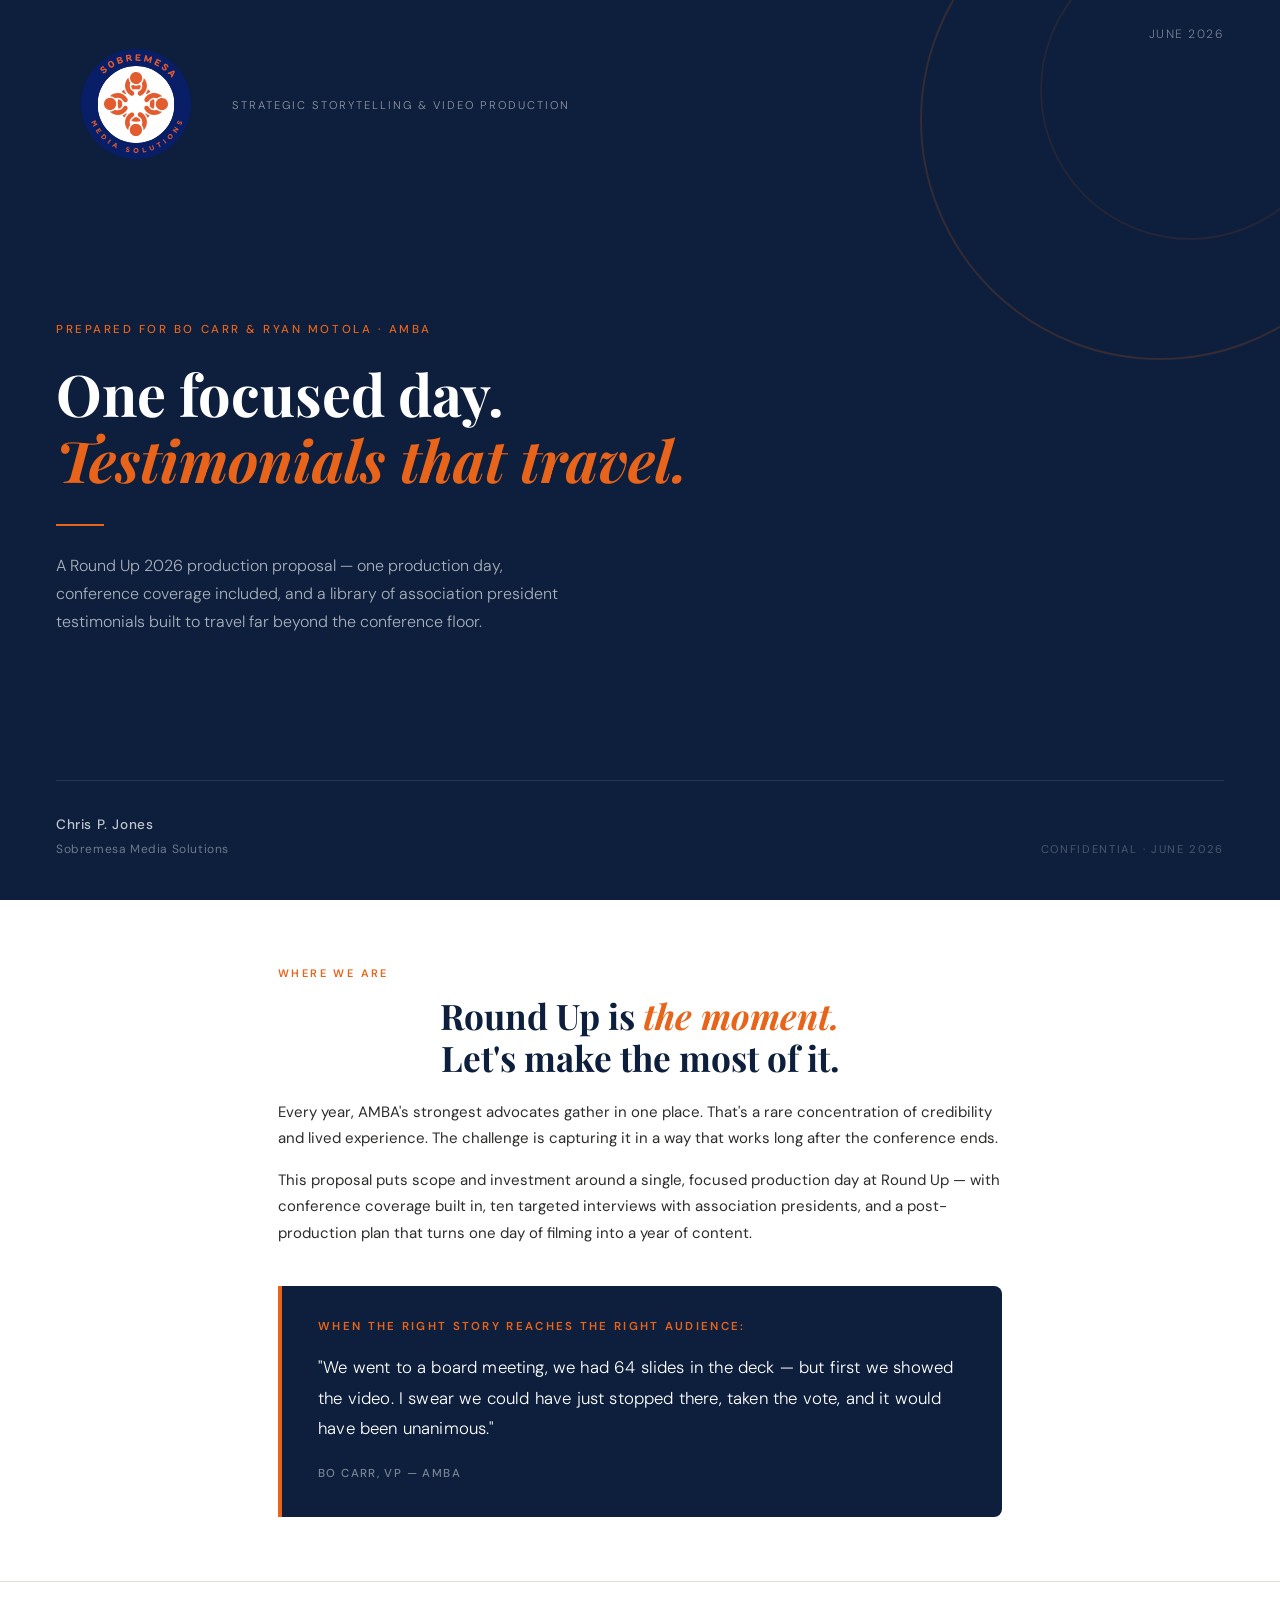
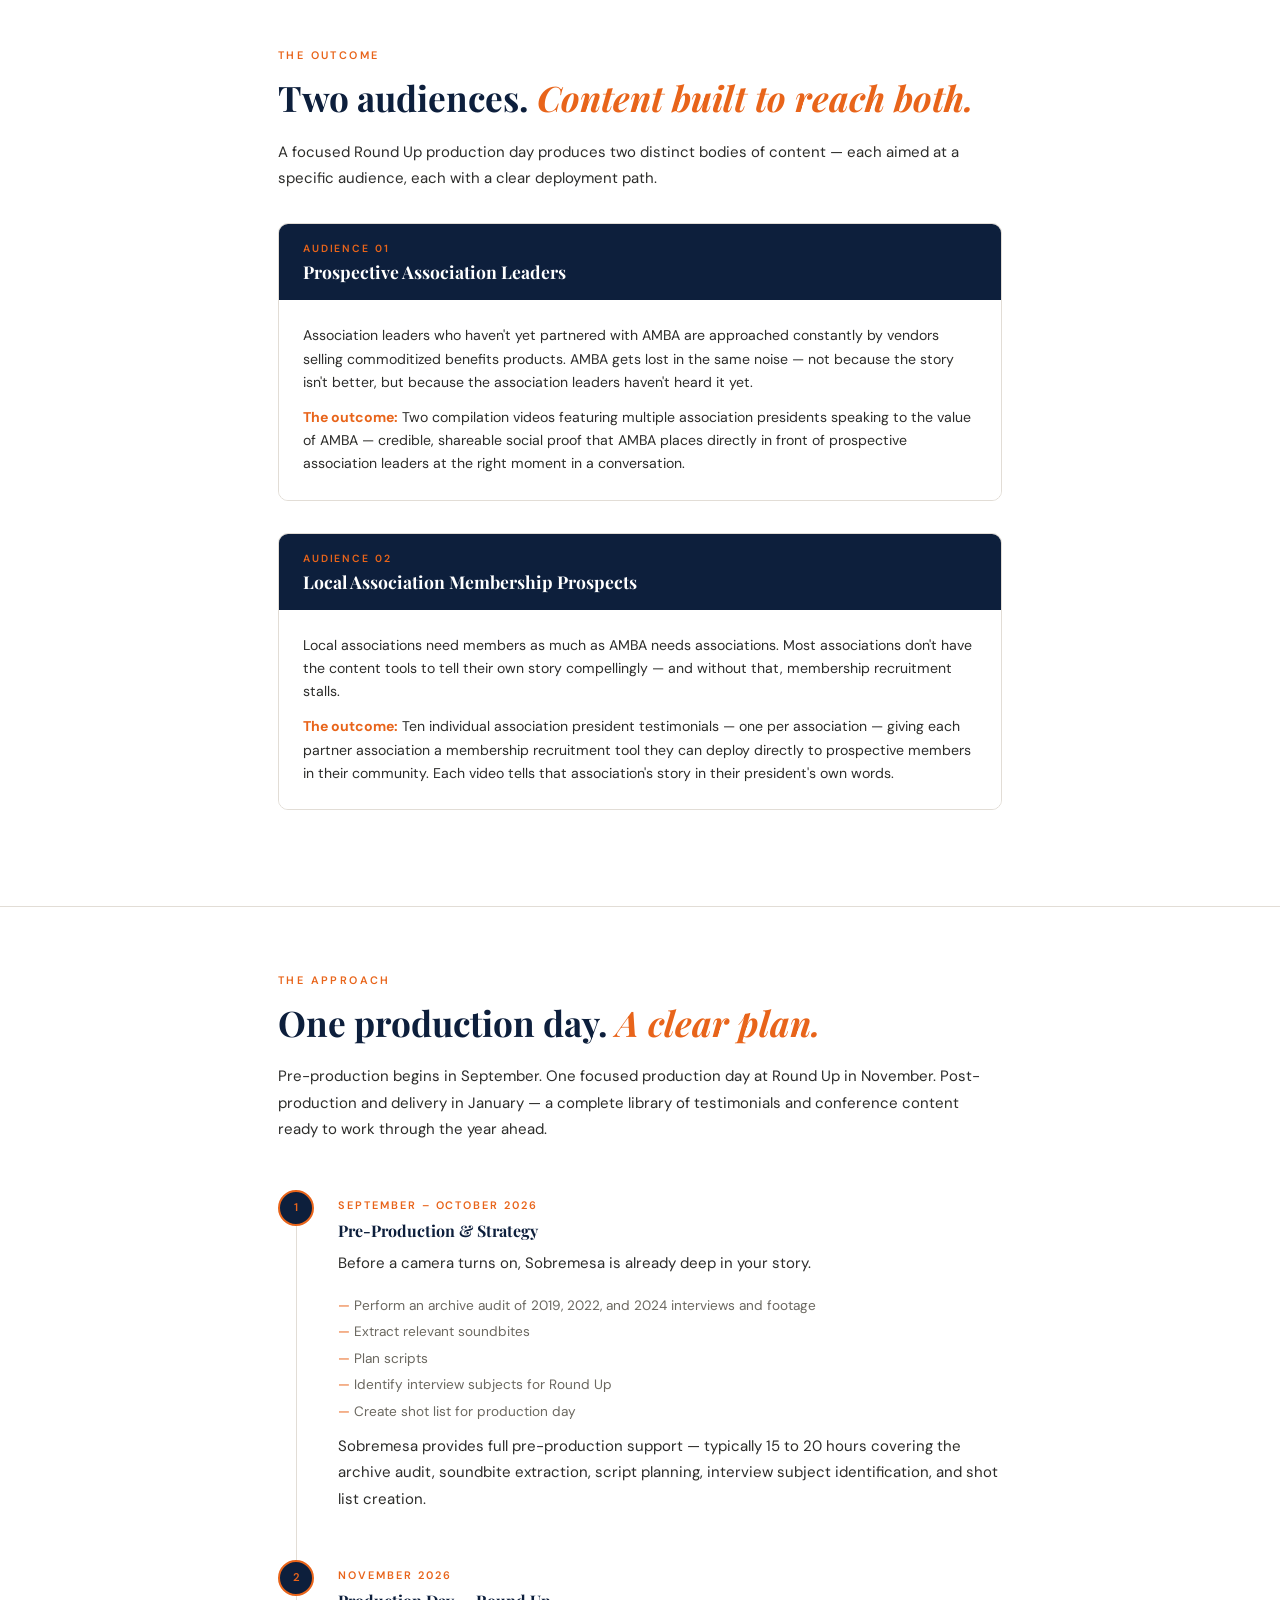
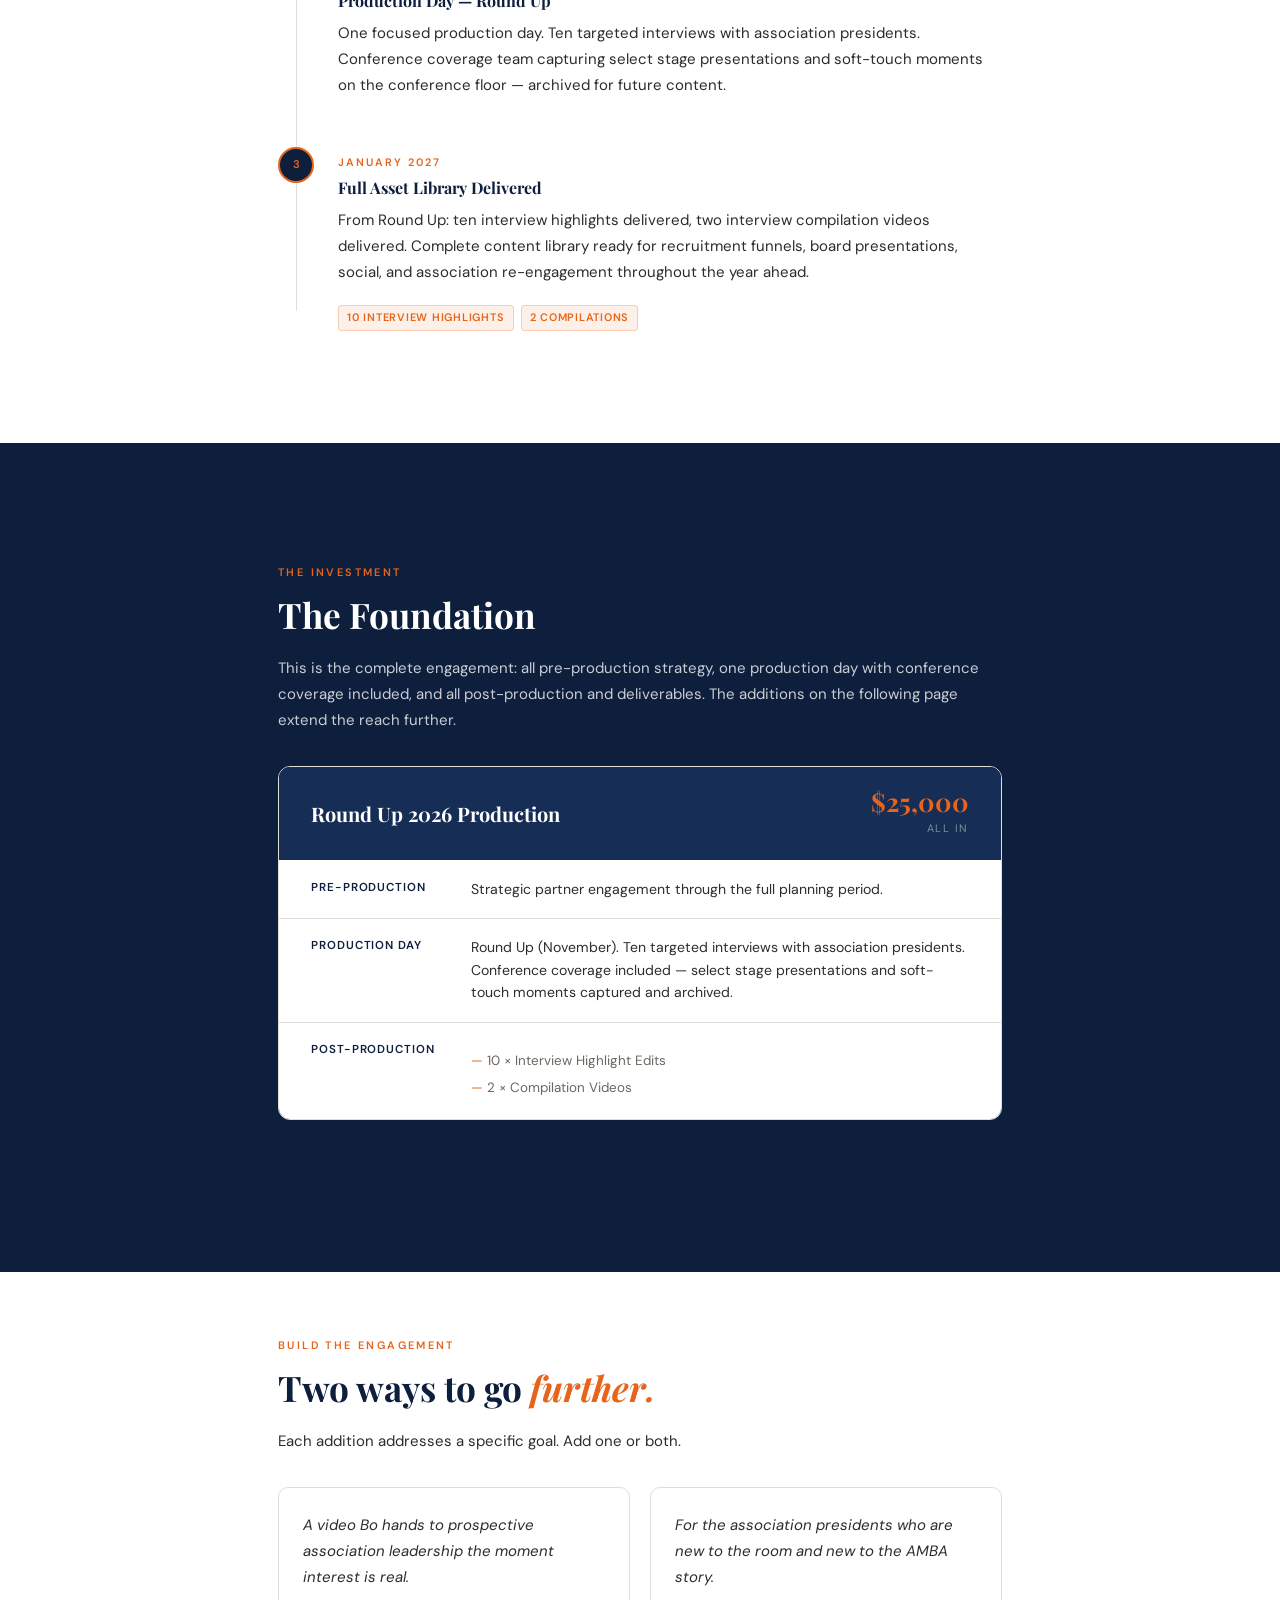
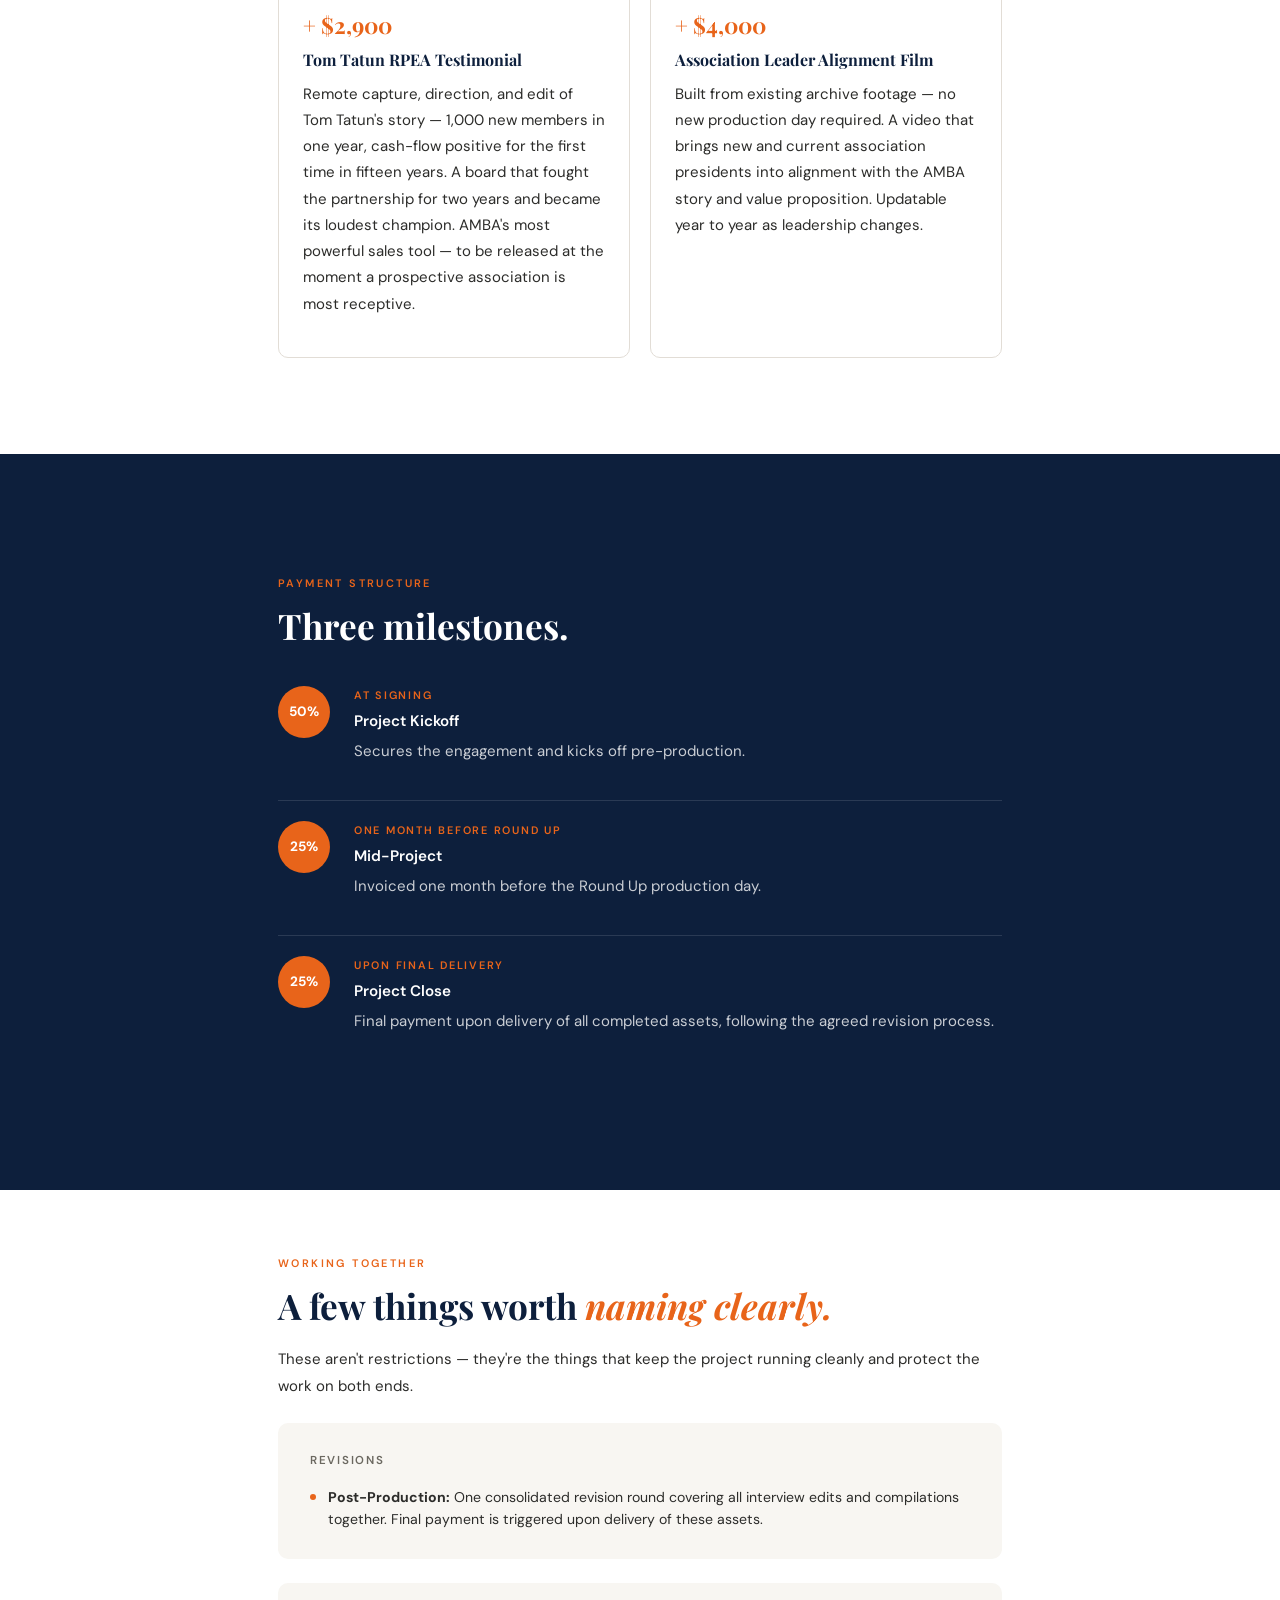
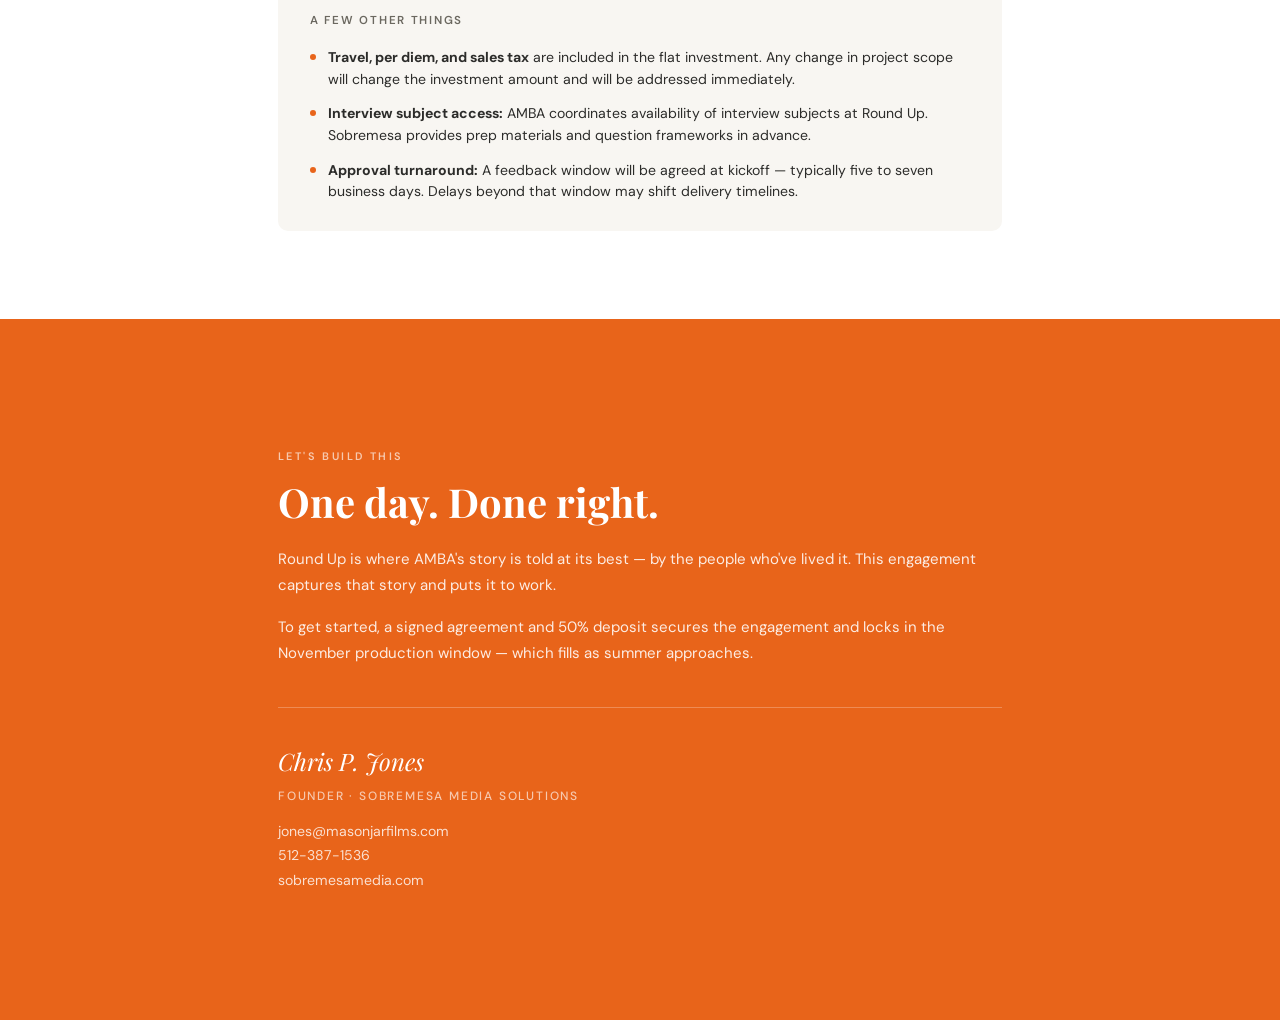
<file: upgrade/AMBA_RoundUp_Proposal_2026.html>
<!DOCTYPE html>
<html lang="en">
<head>
<meta charset="UTF-8">
<meta name="viewport" content="width=device-width, initial-scale=1.0">
<title>AMBA Round Up 2026 — Sobremesa Media Solutions</title>
<link rel="preconnect" href="https://fonts.googleapis.com">
<link href="https://fonts.googleapis.com/css2?family=Playfair+Display:ital,wght@0,400;0,700;1,400&family=DM+Sans:wght@300;400;500;600&display=swap" rel="stylesheet">
<style>
  *, *::before, *::after { box-sizing: border-box; margin: 0; padding: 0; }
  :root {
    --navy: #0D1F3C;
    --navy-mid: #162d56;
    --orange: #E8641A;
    --orange-pale: #FDF0E8;
    --white: #FFFFFF;
    --off-white: #F8F6F2;
    --text-body: #2C2C2A;
    --text-muted: #6B6860;
    --border: #E2DDD6;
    --serif: 'Playfair Display', Georgia, serif;
    --sans: 'DM Sans', system-ui, sans-serif;
  }
  body { font-family: var(--sans); color: var(--text-body); background: var(--white); line-height: 1.75; font-size: 15px; -webkit-font-smoothing: antialiased; }

  /* COVER */
  .cover { background: var(--navy); min-height: 100vh; display: flex; flex-direction: column; justify-content: space-between; padding: 1.5rem 3.5rem 2.5rem; position: relative; overflow: hidden; }
  .cover::before { content: ''; position: absolute; top: -120px; right: -120px; width: 480px; height: 480px; border-radius: 50%; border: 2px solid rgba(232,100,26,0.18); }
  .cover::after { content: ''; position: absolute; top: -60px; right: -60px; width: 300px; height: 300px; border-radius: 50%; border: 2px solid rgba(232,100,26,0.10); }
  .cover-top { display: flex; justify-content: space-between; align-items: flex-start; }
  .wordmark { font-family: var(--serif); color: var(--white); font-size: 1.15rem; letter-spacing: 0.04em; line-height: 1.3; }
  .wordmark span { display: block; font-size: 0.7rem; font-family: var(--sans); font-weight: 300; letter-spacing: 0.18em; text-transform: uppercase; color: rgba(255,255,255,0.55); margin-top: 3px; }
  .cover-date { font-size: 0.75rem; color: rgba(255,255,255,0.45); letter-spacing: 0.12em; text-transform: uppercase; font-weight: 300; }
  .cover-body { padding: 1.5rem 0 2rem; }
  .cover-eyebrow { font-size: 0.72rem; letter-spacing: 0.22em; text-transform: uppercase; color: var(--orange); font-weight: 500; margin-bottom: 1.2rem; }
  .cover-title { font-family: var(--serif); color: var(--white); font-size: clamp(2.4rem, 5vw, 3.6rem); line-height: 1.15; font-weight: 700; max-width: 92%; margin-bottom: 2rem; }
  .cover-title em { color: var(--orange); font-style: italic; }
  .cover-subtitle { color: rgba(255,255,255,0.65); font-size: 1rem; font-weight: 300; max-width: 520px; line-height: 1.75; }
  .cover-rule { width: 48px; height: 2px; background: var(--orange); margin: 1.6rem 0; }
  .cover-footer { display: flex; justify-content: space-between; align-items: flex-end; padding-top: 2rem; border-top: 1px solid rgba(255,255,255,0.1); }
  .cover-prepared { font-size: 0.75rem; color: rgba(255,255,255,0.4); letter-spacing: 0.05em; }
  .cover-prepared strong { display: block; color: rgba(255,255,255,0.75); font-size: 0.85rem; font-weight: 500; margin-bottom: 2px; }
  .cover-page-label { font-size: 0.7rem; color: rgba(255,255,255,0.25); letter-spacing: 0.15em; text-transform: uppercase; }

  /* LAYOUT */
  .section { max-width: 820px; margin: 0 auto; padding: 4rem 3rem; }
  .section + .section { border-top: 1px solid var(--border); }
  .section-divider { border: none; border-top: 1px solid var(--border); margin: 0; }
  .dark-band { background: var(--navy); padding: 3.5rem 0; }
  .dark-band .section { border-top: none; }

  /* TYPE */
  .eyebrow { font-size: 0.68rem; letter-spacing: 0.22em; text-transform: uppercase; color: var(--orange); font-weight: 600; margin-bottom: 0.75rem; }
  h2 { font-family: var(--serif); font-size: clamp(1.6rem, 3vw, 2.2rem); font-weight: 700; line-height: 1.2; color: var(--navy); margin-bottom: 1.2rem; }
  h2 em { color: var(--orange); font-style: italic; }
  .dark-band h2 { color: var(--white); }
  .section p { font-family: var(--sans); font-size: 15px; font-weight: 400; line-height: 1.75; color: var(--text-body); margin-bottom: 1rem; }
  .dark-band .section p { color: rgba(255,255,255,0.78); }

  /* NORTH STAR CALLOUT */
  .northstar { margin: 2.5rem 0 0; padding: 2rem 2.25rem; border-left: 4px solid var(--orange); background: var(--navy); border-radius: 0 8px 8px 0; }
  .northstar-setup { font-size: 0.72rem; letter-spacing: 0.2em; text-transform: uppercase; color: var(--orange); font-weight: 600; margin-bottom: 1rem; line-height: 1.6; }
  .northstar blockquote { font-family: var(--sans); font-size: 1.05rem; font-weight: 300; color: var(--white); line-height: 1.8; margin: 0 0 1rem; letter-spacing: 0.01em; }
  .northstar cite { font-size: 0.72rem; letter-spacing: 0.12em; text-transform: uppercase; color: rgba(255,255,255,0.45); font-style: normal; font-weight: 500; }

  /* OUTCOME CARD — replaces audience grid */
  .outcome-card { border: 1.5px solid var(--border); border-radius: 10px; overflow: hidden; margin: 2rem 0; }
  .outcome-card-header { background: var(--navy); padding: 1rem 1.5rem; }
  .outcome-card-label { font-size: 0.65rem; letter-spacing: 0.18em; text-transform: uppercase; color: var(--orange); font-weight: 600; margin-bottom: 3px; }
  .outcome-card-title { font-family: var(--serif); font-size: 1.1rem; color: var(--white); font-weight: 700; line-height: 1.3; }
  .outcome-card-body { padding: 1.5rem; background: var(--white); }
  .outcome-card-body p { font-size: 0.88rem; color: var(--text-body); line-height: 1.65; margin-bottom: 0.75rem; }
  .outcome-card-body p:last-child { margin-bottom: 0; }

  /* TIMELINE */
  .timeline { display: flex; flex-direction: column; margin: 2rem 0; position: relative; }
  .timeline::before { content: ''; position: absolute; left: 18px; top: 36px; bottom: 36px; width: 1px; background: var(--border); }
  .timeline-item { display: flex; gap: 1.5rem; padding: 1rem 0; align-items: flex-start; }
  .timeline-dot { width: 36px; height: 36px; border-radius: 50%; background: var(--navy); border: 2px solid var(--orange); display: flex; align-items: center; justify-content: center; flex-shrink: 0; position: relative; z-index: 1; }
  .timeline-dot span { font-size: 0.7rem; font-weight: 600; color: var(--orange); }
  .timeline-content { padding-top: 6px; }
  .timeline-month { font-size: 0.68rem; letter-spacing: 0.18em; text-transform: uppercase; color: var(--orange); font-weight: 600; margin-bottom: 2px; }
  .timeline-title { font-family: var(--serif); font-size: 1rem; color: var(--navy); font-weight: 700; margin-bottom: 5px; }
  .timeline-desc { font-family: var(--sans); font-size: 0.88rem; font-weight: 400; color: var(--text-muted); line-height: 1.65; margin: 0 0 6px; }
  .timeline-list { list-style: none; margin: 0.4rem 0 8px; padding: 0; }
  .timeline-list li { font-family: var(--sans); font-size: 0.85rem; font-weight: 400; color: var(--text-muted); line-height: 1.6; padding: 0.15rem 0 0.15rem 1rem; position: relative; }
  .timeline-list li::before { content: '—'; position: absolute; left: 0; color: var(--orange); }
  .deliver-tag { display: inline-block; font-size: 0.68rem; font-weight: 600; letter-spacing: 0.07em; text-transform: uppercase; background: var(--orange-pale); color: var(--orange); border: 1px solid rgba(232,100,26,0.25); border-radius: 4px; padding: 2px 8px; margin: 4px 3px 0 0; }

  /* INVEST CARD */
  .invest-card { border: 1.5px solid var(--border); border-radius: 12px; overflow: hidden; margin: 2rem 0; }
  .invest-header { background: var(--navy-mid); padding: 1.4rem 2rem; display: flex; justify-content: space-between; align-items: center; gap: 1rem; }
  .invest-header-title { font-family: var(--serif); color: var(--white); font-size: 1.25rem; font-weight: 700; }
  .invest-header-price-block { text-align: right; flex-shrink: 0; }
  .invest-header-price { font-family: var(--serif); color: var(--orange); font-size: 1.6rem; font-weight: 700; display: block; line-height: 1; }
  .invest-header-allin { font-size: 0.68rem; letter-spacing: 0.14em; text-transform: uppercase; color: rgba(255,255,255,0.45); font-weight: 400; display: block; margin-top: 4px; }
  .invest-row { display: flex; align-items: flex-start; padding: 1.1rem 2rem; border-bottom: 1px solid var(--border); gap: 0; background: var(--white); }
  .invest-row:last-child { border-bottom: none; }
  .invest-row-label { font-size: 0.72rem; letter-spacing: 0.08em; text-transform: uppercase; font-weight: 600; color: var(--navy); width: 160px; min-width: 160px; padding-top: 2px; padding-right: 1.5rem; flex-shrink: 0; line-height: 1.4; }
  .invest-row-content { flex: 1; font-family: var(--sans); font-size: 0.88rem; font-weight: 400; line-height: 1.6; color: var(--text-body); }
  .invest-row-content ul { list-style: none; margin: 0.5rem 0 0; padding: 0; }
  .invest-row-content ul li { padding: 0.2rem 0 0.2rem 1rem; position: relative; font-size: 0.84rem; color: var(--text-muted); line-height: 1.5; }
  .invest-row-content ul li::before { content: '—'; position: absolute; left: 0; color: var(--orange); }

  /* ADD-ONS */
  .addon-grid { display: grid; grid-template-columns: repeat(auto-fit, minmax(260px, 1fr)); gap: 1.25rem; margin: 2rem 0; }
  .addon-card { border: 1.5px solid var(--border); border-radius: 10px; padding: 1.5rem; }
  .addon-price { font-family: var(--serif); font-size: 1.4rem; color: var(--orange); font-weight: 700; margin-bottom: 0.3rem; }
  .addon-title { font-family: var(--serif); font-size: 1rem; color: var(--navy); font-weight: 700; margin-bottom: 0.6rem; line-height: 1.3; }
  .addon-micro { font-size: 0.78rem; font-style: italic; color: var(--text-muted); margin-bottom: 0.75rem; line-height: 1.5; }
  .addon-desc { font-family: var(--sans); font-size: 0.83rem; font-weight: 400; color: var(--text-muted); line-height: 1.6; margin: 0; }

  /* PAYMENT */
  .payment-row { display: flex; align-items: flex-start; gap: 1.5rem; padding: 1.25rem 0; border-bottom: 1px solid rgba(255,255,255,0.12); }
  .payment-row:last-child { border-bottom: none; }
  .payment-bubble { width: 52px; height: 52px; border-radius: 50%; background: var(--orange); display: flex; align-items: center; justify-content: center; flex-shrink: 0; font-size: 0.85rem; font-weight: 700; color: var(--white); }
  .payment-label { font-size: 0.68rem; letter-spacing: 0.16em; text-transform: uppercase; color: var(--orange); font-weight: 600; margin-bottom: 3px; }
  .payment-title { font-weight: 600; font-size: 0.95rem; color: var(--white); margin-bottom: 3px; }
  .payment-desc { font-family: var(--sans); font-size: 0.83rem; font-weight: 400; color: rgba(255,255,255,0.55); margin: 0; line-height: 1.5; }

  /* SCOPE */
  .scope-box { background: var(--off-white); border-radius: 10px; padding: 1.75rem 2rem; margin: 1.5rem 0; }
  .scope-box-title { font-size: 0.72rem; font-weight: 600; letter-spacing: 0.15em; text-transform: uppercase; color: var(--text-muted); margin-bottom: 1rem; }
  .scope-item { display: flex; gap: 0.75rem; margin-bottom: 0.8rem; font-family: var(--sans); font-size: 0.88rem; font-weight: 400; line-height: 1.55; color: var(--text-body); }
  .scope-item:last-child { margin-bottom: 0; }
  .scope-dot { width: 6px; height: 6px; border-radius: 50%; background: var(--orange); flex-shrink: 0; margin-top: 7px; }

  /* CLOSING */
  .closing-band { background: var(--orange); padding: 4rem 0; }
  .closing-band h2 { color: var(--white); font-size: clamp(1.8rem, 3.5vw, 2.5rem); }
  .closing-band .section p { color: rgba(255,255,255,0.88); }
  .closing-band .eyebrow { color: rgba(255,255,255,0.65); }
  .sig-block { margin-top: 2.5rem; padding-top: 2rem; border-top: 1px solid rgba(255,255,255,0.25); }
  .sig-name { font-family: var(--serif); font-size: 1.5rem; color: var(--white); font-style: italic; margin-bottom: 4px; }
  .sig-title { font-size: 0.75rem; letter-spacing: 0.15em; text-transform: uppercase; color: rgba(255,255,255,0.65); font-weight: 500; }
  .sig-contact { margin-top: 0.75rem; font-family: var(--sans); font-size: 0.88rem; color: rgba(255,255,255,0.8); line-height: 1.75; }
</style>

<style>
@media print {
  @page {
    size: 816px 1056px;
    margin: 0;
  }

  * {
    -webkit-print-color-adjust: exact !important;
    print-color-adjust: exact !important;
    color-adjust: exact !important;
  }

  /* ── COVER: exactly one page ── */
  .cover {
    height: 1056px !important;
    min-height: 0 !important;
    page-break-after: always !important;
    overflow: hidden;
  }

  /* ── PAGE BREAKS ── */
  hr.section-divider { display: none !important; }

  .section-divider + .section { }
  .dark-band { page-break-before: always !important; page-break-after: always !important; }
  .closing-band { page-break-before: always !important; }

  /* ── TIMELINE: replace flex+absolute with simple block layout ── */
  .timeline { display: block !important; position: static !important; }
  .timeline::before { display: none !important; }

  .timeline-item {
    display: block !important;
    padding: 0 0 1.25rem 2.5rem !important;
    position: relative !important;
    border-left: 3px solid #E8641A !important;
    margin-left: 18px !important;
    page-break-inside: avoid !important;
  }

  .timeline-dot {
    position: absolute !important;
    left: -21px !important;
    top: 0 !important;
    width: 36px !important;
    height: 36px !important;
    border-radius: 50% !important;
    background: #0D1F3C !important;
    border: 2px solid #E8641A !important;
    display: flex !important;
    align-items: center !important;
    justify-content: center !important;
    z-index: 1 !important;
  }

  .timeline-content {
    display: block !important;
    padding-top: 6px !important;
    width: 100% !important;
  }

  .timeline-list {
    display: block !important;
    list-style: none !important;
    margin: 0.4rem 0 8px !important;
    padding: 0 !important;
    width: 100% !important;
  }

  .timeline-list li {
    display: block !important;
    padding: 0.15rem 0 0.15rem 1rem !important;
    position: relative !important;
    font-size: 0.85rem !important;
    color: #6B6860 !important;
    line-height: 1.6 !important;
  }

  .timeline-list li::before {
    content: '—' !important;
    position: absolute !important;
    left: 0 !important;
    color: #E8641A !important;
  }

  /* ── AUDIENCE GRID: 2x2 reliable for print ── */
  .audience-grid {
    display: grid !important;
    grid-template-columns: repeat(2, 1fr) !important;
    gap: 1rem !important;
    page-break-inside: avoid !important;
  }

  .audience-card {
    page-break-inside: avoid !important;
    border: 1.5px solid #E2DDD6 !important;
    border-radius: 10px !important;
    overflow: hidden !important;
  }

  /* ── ADD-ON GRID ── */
  .addon-grid {
    display: grid !important;
    grid-template-columns: repeat(2, 1fr) !important;
    gap: 1rem !important;
    page-break-inside: avoid !important;
  }

  .addon-card { page-break-inside: avoid !important; }

  /* ── INVEST CARD ── */
  .invest-card { page-break-inside: avoid !important; }
  .invest-row { page-break-inside: avoid !important; }

  /* ── PAYMENT ── */
  .payment-row { page-break-inside: avoid !important; }

  /* ── SCOPE ── */
  .scope-box { page-break-inside: avoid !important; }
  .northstar { page-break-inside: avoid !important; }

  /* ── HEADINGS ── */
  h2 { page-break-after: avoid !important; }
  .eyebrow { page-break-after: avoid !important; }

  /* ── OUTCOME CARDS (Round Up proposal) ── */
  .outcome-card { page-break-inside: avoid !important; }
}
</style>
</head>
<body>

<!-- COVER -->
<div class="cover">
  <div class="cover-top">
    <div class="wordmark" style="display:flex;flex-direction:row;align-items:center;gap:16px;margin-left:0;padding-left:0;">
      <svg xmlns="http://www.w3.org/2000/svg" xmlns:xlink="http://www.w3.org/1999/xlink" width="160" zoomAndPan="magnify" viewBox="0 0 375 374.999991" height="160" preserveAspectRatio="xMidYMid meet" version="1.0"><defs><g/><clipPath id="ff15b512a6"><path d="M 58.140625 58.320312 L 316.859375 58.320312 L 316.859375 317 L 58.140625 317 Z M 58.140625 58.320312 " clip-rule="nonzero"/></clipPath><clipPath id="25796d204b"><path d="M 187.5 58.320312 C 116.054688 58.320312 58.140625 116.15625 58.140625 187.5 C 58.140625 258.84375 116.054688 316.679688 187.5 316.679688 C 258.945312 316.679688 316.859375 258.84375 316.859375 187.5 C 316.859375 116.15625 258.945312 58.320312 187.5 58.320312 Z M 187.5 58.320312 " clip-rule="nonzero"/></clipPath><clipPath id="fdb0836ab6"><path d="M 0.140625 0.320312 L 258.859375 0.320312 L 258.859375 258.800781 L 0.140625 258.800781 Z M 0.140625 0.320312 " clip-rule="nonzero"/></clipPath><clipPath id="b943148dcc"><path d="M 129.5 0.320312 C 58.054688 0.320312 0.140625 58.15625 0.140625 129.5 C 0.140625 200.84375 58.054688 258.679688 129.5 258.679688 C 200.945312 258.679688 258.859375 200.84375 258.859375 129.5 C 258.859375 58.15625 200.945312 0.320312 129.5 0.320312 Z M 129.5 0.320312 " clip-rule="nonzero"/></clipPath><clipPath id="ca5d757c2c"><rect x="0" width="259" y="0" height="259"/></clipPath><clipPath id="8b54204d8b"><path d="M 97.242188 98.433594 L 277.757812 98.433594 L 277.757812 278.953125 L 97.242188 278.953125 Z M 97.242188 98.433594 " clip-rule="nonzero"/></clipPath><clipPath id="fd0c49f4a6"><path d="M 187.5 98.433594 C 137.652344 98.433594 97.242188 138.84375 97.242188 188.691406 C 97.242188 238.539062 137.652344 278.953125 187.5 278.953125 C 237.347656 278.953125 277.757812 238.539062 277.757812 188.691406 C 277.757812 138.84375 237.347656 98.433594 187.5 98.433594 Z M 187.5 98.433594 " clip-rule="nonzero"/></clipPath><clipPath id="b4e3918569"><path d="M 0.242188 0.433594 L 180.757812 0.433594 L 180.757812 180.953125 L 0.242188 180.953125 Z M 0.242188 0.433594 " clip-rule="nonzero"/></clipPath><clipPath id="b3e08371c0"><path d="M 90.5 0.433594 C 40.652344 0.433594 0.242188 40.84375 0.242188 90.691406 C 0.242188 140.539062 40.652344 180.953125 90.5 180.953125 C 140.347656 180.953125 180.757812 140.539062 180.757812 90.691406 C 180.757812 40.84375 140.347656 0.433594 90.5 0.433594 Z M 90.5 0.433594 " clip-rule="nonzero"/></clipPath><clipPath id="78d83dd6dd"><rect x="0" width="181" y="0" height="181"/></clipPath><clipPath id="9d245aa6ba"><path d="M 173 112.5 L 203 112.5 L 203 142 L 173 142 Z M 173 112.5 " clip-rule="nonzero"/></clipPath><clipPath id="16942e7165"><path d="M 172 233 L 202 233 L 202 262.5 L 172 262.5 Z M 172 233 " clip-rule="nonzero"/></clipPath><clipPath id="3e6a666f8d"><path d="M 233 173 L 262.5 173 L 262.5 203 L 233 203 Z M 233 173 " clip-rule="nonzero"/></clipPath><clipPath id="bf8328c407"><path d="M 112.5 172 L 142 172 L 142 202 L 112.5 202 Z M 112.5 172 " clip-rule="nonzero"/></clipPath></defs><g clip-path="url(#ff15b512a6)"><g clip-path="url(#25796d204b)"><g transform="matrix(1, 0, 0, 1, 58, 58)"><g clip-path="url(#ca5d757c2c)"><g clip-path="url(#fdb0836ab6)"><g clip-path="url(#b943148dcc)"><path fill="#081e67" d="M 0.140625 0.320312 L 258.859375 0.320312 L 258.859375 258.527344 L 0.140625 258.527344 Z M 0.140625 0.320312 " fill-opacity="1" fill-rule="nonzero"/></g></g></g></g></g></g><g clip-path="url(#8b54204d8b)"><g clip-path="url(#fd0c49f4a6)"><g transform="matrix(1, 0, 0, 1, 97, 98)"><g clip-path="url(#78d83dd6dd)"><g clip-path="url(#b4e3918569)"><g clip-path="url(#b3e08371c0)"><path fill="#ffffff" d="M 0.242188 0.433594 L 180.757812 0.433594 L 180.757812 180.953125 L 0.242188 180.953125 Z M 0.242188 0.433594 " fill-opacity="1" fill-rule="nonzero"/></g></g></g></g></g></g><g fill="#e35c30" fill-opacity="1"><g transform="translate(82.025855, 229.279947)"><g><path d="M 10.609375 -3.5 L 11.734375 -1.109375 L 8.703125 3.515625 L 14.203125 4.171875 L 15.3125 6.546875 L 5.265625 11.25 L 4.234375 9.0625 L 10.78125 6 L 5.171875 5.171875 L 5.15625 5.109375 L 8.09375 0.328125 L 1.578125 3.375 L 0.5625 1.203125 Z M 10.609375 -3.5 "/></g></g></g><g fill="#e35c30" fill-opacity="1"><g transform="translate(92.301069, 249.091709)"><g><path d="M 9.8125 -5.34375 L 14.671875 1.484375 L 12.90625 2.734375 L 9.453125 -2.109375 L 7.609375 -0.796875 L 10.640625 3.46875 L 8.875 4.71875 L 5.84375 0.453125 L 3.9375 1.8125 L 7.421875 6.71875 L 5.65625 7.96875 L 0.765625 1.078125 Z M 9.8125 -5.34375 "/></g></g></g><g fill="#e35c30" fill-opacity="1"><g transform="translate(103.933651, 264.317496)"><g><path d="M 8.734375 -6.953125 L 11.8125 -3.921875 C 12.425781 -3.304688 12.890625 -2.644531 13.203125 -1.9375 C 13.523438 -1.226562 13.695312 -0.515625 13.71875 0.203125 C 13.738281 0.921875 13.617188 1.617188 13.359375 2.296875 C 13.097656 2.972656 12.691406 3.585938 12.140625 4.140625 L 12.125 4.171875 C 11.570312 4.722656 10.953125 5.140625 10.265625 5.421875 C 9.578125 5.703125 8.875 5.835938 8.15625 5.828125 C 7.445312 5.816406 6.734375 5.65625 6.015625 5.34375 C 5.296875 5.039062 4.628906 4.582031 4.015625 3.96875 L 0.9375 0.9375 Z M 8.921875 -3.6875 L 4.21875 1.078125 L 5.5625 2.40625 C 5.925781 2.757812 6.304688 3.023438 6.703125 3.203125 C 7.109375 3.378906 7.519531 3.460938 7.9375 3.453125 C 8.351562 3.453125 8.757812 3.363281 9.15625 3.1875 C 9.550781 3.019531 9.925781 2.757812 10.28125 2.40625 L 10.3125 2.390625 C 10.65625 2.035156 10.910156 1.65625 11.078125 1.25 C 11.253906 0.84375 11.335938 0.429688 11.328125 0.015625 C 11.328125 -0.390625 11.238281 -0.796875 11.0625 -1.203125 C 10.894531 -1.617188 10.628906 -2.003906 10.265625 -2.359375 Z M 8.921875 -3.6875 "/></g></g></g><g fill="#e35c30" fill-opacity="1"><g transform="translate(119.344231, 278.292588)"><g><path d="M 7.6875 -8.125 L 9.65625 -6.6875 L 3.125 2.28125 L 1.15625 0.84375 Z M 7.6875 -8.125 "/></g></g></g><g fill="#e35c30" fill-opacity="1"><g transform="translate(130.679526, 286.102433)"><g><path d="M 9.71875 -7.53125 L 11.71875 -6.5 L 10.765625 5.59375 L 8.5 4.421875 L 8.75 1.75 L 4.578125 -0.421875 L 2.546875 1.328125 L 0.328125 0.171875 Z M 8.96875 -0.578125 L 9.328125 -4.4375 L 6.359375 -1.9375 Z M 8.96875 -0.578125 "/></g></g></g><g fill="#e35c30" fill-opacity="1"><g transform="translate(149.642549, 294.938214)"><g/></g></g><g fill="#e35c30" fill-opacity="1"><g transform="translate(162.173967, 298.841194)"><g><path d="M 5.15625 1.171875 C 4.320312 1.015625 3.53125 0.710938 2.78125 0.265625 C 2.039062 -0.179688 1.40625 -0.757812 0.875 -1.46875 L 2.625 -2.890625 C 3.039062 -2.390625 3.488281 -1.96875 3.96875 -1.625 C 4.445312 -1.289062 5 -1.0625 5.625 -0.9375 C 6.113281 -0.84375 6.515625 -0.851562 6.828125 -0.96875 C 7.140625 -1.09375 7.328125 -1.316406 7.390625 -1.640625 L 7.390625 -1.671875 C 7.421875 -1.828125 7.414062 -1.96875 7.375 -2.09375 C 7.34375 -2.226562 7.253906 -2.363281 7.109375 -2.5 C 6.972656 -2.632812 6.769531 -2.78125 6.5 -2.9375 C 6.238281 -3.101562 5.890625 -3.289062 5.453125 -3.5 C 4.929688 -3.726562 4.460938 -3.972656 4.046875 -4.234375 C 3.640625 -4.492188 3.300781 -4.773438 3.03125 -5.078125 C 2.769531 -5.378906 2.59375 -5.722656 2.5 -6.109375 C 2.40625 -6.503906 2.410156 -6.972656 2.515625 -7.515625 L 2.53125 -7.546875 C 2.625 -8.054688 2.800781 -8.488281 3.0625 -8.84375 C 3.320312 -9.207031 3.648438 -9.503906 4.046875 -9.734375 C 4.441406 -9.960938 4.890625 -10.101562 5.390625 -10.15625 C 5.890625 -10.21875 6.414062 -10.191406 6.96875 -10.078125 C 7.769531 -9.921875 8.476562 -9.65625 9.09375 -9.28125 C 9.71875 -8.914062 10.269531 -8.457031 10.75 -7.90625 L 9.15625 -6.34375 C 8.726562 -6.78125 8.300781 -7.140625 7.875 -7.421875 C 7.445312 -7.703125 7 -7.890625 6.53125 -7.984375 C 6.070312 -8.078125 5.707031 -8.054688 5.4375 -7.921875 C 5.164062 -7.785156 5.003906 -7.578125 4.953125 -7.296875 L 4.9375 -7.265625 C 4.90625 -7.097656 4.910156 -6.941406 4.953125 -6.796875 C 4.992188 -6.660156 5.09375 -6.519531 5.25 -6.375 C 5.40625 -6.226562 5.625 -6.082031 5.90625 -5.9375 C 6.195312 -5.789062 6.5625 -5.609375 7 -5.390625 C 7.519531 -5.128906 7.972656 -4.863281 8.359375 -4.59375 C 8.753906 -4.332031 9.078125 -4.046875 9.328125 -3.734375 C 9.578125 -3.421875 9.742188 -3.078125 9.828125 -2.703125 C 9.910156 -2.335938 9.90625 -1.914062 9.8125 -1.4375 L 9.8125 -1.40625 C 9.695312 -0.863281 9.5 -0.40625 9.21875 -0.03125 C 8.9375 0.34375 8.59375 0.640625 8.1875 0.859375 C 7.789062 1.078125 7.332031 1.210938 6.8125 1.265625 C 6.289062 1.316406 5.738281 1.285156 5.15625 1.171875 Z M 5.15625 1.171875 "/></g></g></g><g fill="#e35c30" fill-opacity="1"><g transform="translate(180.634171, 301.858141)"><g><path d="M 6.71875 0.3125 C 5.863281 0.289062 5.078125 0.125 4.359375 -0.1875 C 3.648438 -0.5 3.039062 -0.914062 2.53125 -1.4375 C 2.019531 -1.957031 1.625 -2.566406 1.34375 -3.265625 C 1.0625 -3.960938 0.925781 -4.707031 0.9375 -5.5 L 0.9375 -5.53125 C 0.957031 -6.320312 1.117188 -7.0625 1.421875 -7.75 C 1.734375 -8.4375 2.15625 -9.035156 2.6875 -9.546875 C 3.21875 -10.054688 3.847656 -10.457031 4.578125 -10.75 C 5.304688 -11.039062 6.097656 -11.175781 6.953125 -11.15625 C 7.804688 -11.144531 8.585938 -10.976562 9.296875 -10.65625 C 10.015625 -10.34375 10.628906 -9.925781 11.140625 -9.40625 C 11.648438 -8.882812 12.046875 -8.273438 12.328125 -7.578125 C 12.609375 -6.878906 12.738281 -6.132812 12.71875 -5.34375 L 12.71875 -5.3125 C 12.707031 -4.519531 12.546875 -3.78125 12.234375 -3.09375 C 11.929688 -2.40625 11.515625 -1.804688 10.984375 -1.296875 C 10.453125 -0.785156 9.820312 -0.382812 9.09375 -0.09375 C 8.363281 0.1875 7.570312 0.320312 6.71875 0.3125 Z M 6.78125 -1.9375 C 7.269531 -1.925781 7.722656 -2.003906 8.140625 -2.171875 C 8.554688 -2.347656 8.910156 -2.59375 9.203125 -2.90625 C 9.492188 -3.21875 9.726562 -3.578125 9.90625 -3.984375 C 10.082031 -4.398438 10.171875 -4.847656 10.171875 -5.328125 L 10.171875 -5.359375 C 10.179688 -5.835938 10.109375 -6.289062 9.953125 -6.71875 C 9.796875 -7.144531 9.570312 -7.515625 9.28125 -7.828125 C 8.988281 -8.148438 8.632812 -8.40625 8.21875 -8.59375 C 7.8125 -8.789062 7.363281 -8.894531 6.875 -8.90625 C 6.375 -8.914062 5.921875 -8.832031 5.515625 -8.65625 C 5.109375 -8.488281 4.753906 -8.25 4.453125 -7.9375 C 4.160156 -7.632812 3.925781 -7.273438 3.75 -6.859375 C 3.582031 -6.441406 3.492188 -5.992188 3.484375 -5.515625 L 3.484375 -5.484375 C 3.484375 -5.003906 3.554688 -4.550781 3.703125 -4.125 C 3.859375 -3.707031 4.082031 -3.332031 4.375 -3 C 4.675781 -2.675781 5.023438 -2.421875 5.421875 -2.234375 C 5.828125 -2.046875 6.28125 -1.945312 6.78125 -1.9375 Z M 6.78125 -1.9375 "/></g></g></g><g fill="#e35c30" fill-opacity="1"><g transform="translate(202.634462, 301.349146)"><g><path d="M -0.421875 -11.15625 L 1.984375 -11.546875 L 3.375 -2.78125 L 8.84375 -3.640625 L 9.1875 -1.453125 L 1.3125 -0.203125 Z M -0.421875 -11.15625 "/></g></g></g><g fill="#e35c30" fill-opacity="1"><g transform="translate(220.628891, 297.871561)"><g><path d="M 5.703125 -1.75 C 4.296875 -1.269531 3.050781 -1.28125 1.96875 -1.78125 C 0.894531 -2.289062 0.0976562 -3.320312 -0.421875 -4.875 L -2.453125 -10.890625 L -0.140625 -11.65625 L 1.875 -5.703125 C 2.15625 -4.835938 2.570312 -4.253906 3.125 -3.953125 C 3.675781 -3.660156 4.304688 -3.632812 5.015625 -3.875 C 5.722656 -4.113281 6.203125 -4.507812 6.453125 -5.0625 C 6.710938 -5.625 6.703125 -6.320312 6.421875 -7.15625 L 4.390625 -13.1875 L 6.71875 -13.96875 L 8.71875 -8.03125 C 8.988281 -7.226562 9.113281 -6.492188 9.09375 -5.828125 C 9.082031 -5.160156 8.941406 -4.5625 8.671875 -4.03125 C 8.398438 -3.507812 8.007812 -3.054688 7.5 -2.671875 C 7 -2.285156 6.398438 -1.976562 5.703125 -1.75 Z M 5.703125 -1.75 "/></g></g></g><g fill="#e35c30" fill-opacity="1"><g transform="translate(239.786043, 290.574997)"><g><path d="M -0.765625 -9.640625 L -3.734375 -8.03125 L -4.796875 -10.015625 L 3.296875 -14.390625 L 4.359375 -12.40625 L 1.390625 -10.796875 L 5.59375 -3.015625 L 3.4375 -1.859375 Z M -0.765625 -9.640625 "/></g></g></g><g fill="#e35c30" fill-opacity="1"><g transform="translate(255.809904, 281.054159)"><g><path d="M -5.421875 -9.78125 L -3.453125 -11.21875 L 3.125 -2.296875 L 1.15625 -0.859375 Z M -5.421875 -9.78125 "/></g></g></g><g fill="#e35c30" fill-opacity="1"><g transform="translate(266.702582, 272.598412)"><g><path d="M 4.875 -4.640625 C 4.269531 -4.035156 3.601562 -3.582031 2.875 -3.28125 C 2.15625 -2.976562 1.429688 -2.820312 0.703125 -2.8125 C -0.0234375 -2.800781 -0.738281 -2.9375 -1.4375 -3.21875 C -2.132812 -3.5 -2.765625 -3.914062 -3.328125 -4.46875 L -3.34375 -4.5 C -3.90625 -5.050781 -4.328125 -5.675781 -4.609375 -6.375 C -4.898438 -7.082031 -5.046875 -7.800781 -5.046875 -8.53125 C -5.054688 -9.269531 -4.910156 -10.003906 -4.609375 -10.734375 C -4.316406 -11.460938 -3.867188 -12.128906 -3.265625 -12.734375 C -2.660156 -13.335938 -2 -13.785156 -1.28125 -14.078125 C -0.5625 -14.378906 0.160156 -14.535156 0.890625 -14.546875 C 1.617188 -14.554688 2.332031 -14.421875 3.03125 -14.140625 C 3.726562 -13.867188 4.359375 -13.453125 4.921875 -12.890625 L 4.953125 -12.875 C 5.515625 -12.3125 5.929688 -11.679688 6.203125 -10.984375 C 6.484375 -10.296875 6.625 -9.582031 6.625 -8.84375 C 6.632812 -8.101562 6.492188 -7.367188 6.203125 -6.640625 C 5.910156 -5.921875 5.46875 -5.253906 4.875 -4.640625 Z M 3.28125 -6.25 C 3.625 -6.59375 3.878906 -6.972656 4.046875 -7.390625 C 4.210938 -7.804688 4.28125 -8.226562 4.25 -8.65625 C 4.226562 -9.09375 4.128906 -9.515625 3.953125 -9.921875 C 3.773438 -10.328125 3.515625 -10.695312 3.171875 -11.03125 L 3.15625 -11.0625 C 2.8125 -11.394531 2.429688 -11.648438 2.015625 -11.828125 C 1.597656 -12.015625 1.171875 -12.109375 0.734375 -12.109375 C 0.304688 -12.117188 -0.113281 -12.046875 -0.53125 -11.890625 C -0.957031 -11.734375 -1.34375 -11.476562 -1.6875 -11.125 C -2.039062 -10.769531 -2.296875 -10.382812 -2.453125 -9.96875 C -2.609375 -9.5625 -2.675781 -9.140625 -2.65625 -8.703125 C -2.632812 -8.273438 -2.53125 -7.859375 -2.34375 -7.453125 C -2.164062 -7.046875 -1.910156 -6.671875 -1.578125 -6.328125 L -1.546875 -6.3125 C -1.210938 -5.96875 -0.835938 -5.703125 -0.421875 -5.515625 C -0.00390625 -5.335938 0.414062 -5.242188 0.84375 -5.234375 C 1.28125 -5.234375 1.707031 -5.3125 2.125 -5.46875 C 2.539062 -5.632812 2.925781 -5.894531 3.28125 -6.25 Z M 3.28125 -6.25 "/></g></g></g><g fill="#e35c30" fill-opacity="1"><g transform="translate(281.621138, 256.330194)"><g><path d="M -8.453125 -7.296875 L -7.203125 -9.171875 L 1.375 -9.671875 L -4.296875 -13.484375 L -2.953125 -15.484375 L 6.25 -9.28125 L 5.09375 -7.546875 L -3.75 -7.03125 L 2.09375 -3.09375 L 0.75 -1.09375 Z M -8.453125 -7.296875 "/></g></g></g><g fill="#e35c30" fill-opacity="1"><g transform="translate(292.687625, 238.428086)"><g><path d="M 2.296875 -4.75 C 1.953125 -3.988281 1.476562 -3.289062 0.875 -2.65625 C 0.28125 -2.03125 -0.421875 -1.539062 -1.234375 -1.1875 L -2.21875 -3.21875 C -1.644531 -3.5 -1.132812 -3.832031 -0.6875 -4.21875 C -0.25 -4.613281 0.09375 -5.097656 0.34375 -5.671875 C 0.550781 -6.128906 0.628906 -6.523438 0.578125 -6.859375 C 0.523438 -7.191406 0.347656 -7.425781 0.046875 -7.5625 L 0.015625 -7.578125 C -0.117188 -7.640625 -0.25 -7.664062 -0.375 -7.65625 C -0.507812 -7.65625 -0.660156 -7.601562 -0.828125 -7.5 C -1.003906 -7.40625 -1.195312 -7.242188 -1.40625 -7.015625 C -1.625 -6.796875 -1.878906 -6.492188 -2.171875 -6.109375 C -2.523438 -5.648438 -2.875 -5.25 -3.21875 -4.90625 C -3.5625 -4.5625 -3.910156 -4.289062 -4.265625 -4.09375 C -4.617188 -3.90625 -5 -3.804688 -5.40625 -3.796875 C -5.8125 -3.796875 -6.265625 -3.910156 -6.765625 -4.140625 L -6.796875 -4.15625 C -7.253906 -4.363281 -7.632812 -4.632812 -7.9375 -4.96875 C -8.238281 -5.3125 -8.453125 -5.695312 -8.578125 -6.125 C -8.710938 -6.5625 -8.75 -7.03125 -8.6875 -7.53125 C -8.632812 -8.03125 -8.492188 -8.539062 -8.265625 -9.0625 C -7.929688 -9.800781 -7.515625 -10.429688 -7.015625 -10.953125 C -6.515625 -11.472656 -5.941406 -11.910156 -5.296875 -12.265625 L -4.125 -10.34375 C -4.644531 -10.03125 -5.085938 -9.695312 -5.453125 -9.34375 C -5.828125 -8.988281 -6.113281 -8.59375 -6.3125 -8.15625 C -6.5 -7.726562 -6.554688 -7.367188 -6.484375 -7.078125 C -6.421875 -6.785156 -6.265625 -6.582031 -6.015625 -6.46875 L -5.984375 -6.453125 C -5.816406 -6.378906 -5.660156 -6.347656 -5.515625 -6.359375 C -5.367188 -6.367188 -5.207031 -6.429688 -5.03125 -6.546875 C -4.851562 -6.671875 -4.660156 -6.851562 -4.453125 -7.09375 C -4.242188 -7.34375 -3.984375 -7.65625 -3.671875 -8.03125 C -3.304688 -8.488281 -2.945312 -8.875 -2.59375 -9.1875 C -2.25 -9.507812 -1.894531 -9.753906 -1.53125 -9.921875 C -1.175781 -10.097656 -0.804688 -10.1875 -0.421875 -10.1875 C -0.046875 -10.1875 0.363281 -10.085938 0.8125 -9.890625 L 0.828125 -9.875 C 1.335938 -9.644531 1.742188 -9.351562 2.046875 -9 C 2.359375 -8.644531 2.570312 -8.242188 2.6875 -7.796875 C 2.8125 -7.347656 2.835938 -6.863281 2.765625 -6.34375 C 2.703125 -5.820312 2.546875 -5.289062 2.296875 -4.75 Z M 2.296875 -4.75 "/></g></g></g><g fill="#e35c30" fill-opacity="1"><g transform="translate(103.578905, 126.197573)"><g/></g></g><g fill="#e35c30" fill-opacity="1"><g transform="translate(111.20759, 117.460332)"><g><path d="M 5.203125 -3.984375 C 4.523438 -3.390625 3.828125 -2.945312 3.109375 -2.65625 C 2.398438 -2.375 1.726562 -2.203125 1.09375 -2.140625 C 0.46875 -2.085938 -0.0859375 -2.132812 -0.578125 -2.28125 C -1.066406 -2.425781 -1.425781 -2.628906 -1.65625 -2.890625 C -1.9375 -3.222656 -2.0625 -3.59375 -2.03125 -4 C -2.007812 -4.414062 -1.8125 -4.785156 -1.4375 -5.109375 C -1.125 -5.390625 -0.800781 -5.523438 -0.46875 -5.515625 C -0.132812 -5.515625 0.222656 -5.5 0.609375 -5.46875 C 1.003906 -5.445312 1.425781 -5.484375 1.875 -5.578125 C 2.332031 -5.671875 2.828125 -5.953125 3.359375 -6.421875 C 4.015625 -6.992188 4.382812 -7.554688 4.46875 -8.109375 C 4.5625 -8.671875 4.460938 -9.117188 4.171875 -9.453125 C 3.878906 -9.773438 3.5 -9.898438 3.03125 -9.828125 C 2.5625 -9.753906 2.023438 -9.59375 1.421875 -9.34375 C 0.828125 -9.09375 0.191406 -8.804688 -0.484375 -8.484375 C -1.160156 -8.171875 -1.84375 -7.941406 -2.53125 -7.796875 C -3.226562 -7.660156 -3.90625 -7.660156 -4.5625 -7.796875 C -5.226562 -7.941406 -5.847656 -8.34375 -6.421875 -9 C -6.847656 -9.488281 -7.148438 -10.03125 -7.328125 -10.625 C -7.515625 -11.21875 -7.5625 -11.84375 -7.46875 -12.5 C -7.375 -13.15625 -7.132812 -13.804688 -6.75 -14.453125 C -6.375 -15.109375 -5.828125 -15.753906 -5.109375 -16.390625 C -4.441406 -16.960938 -3.765625 -17.390625 -3.078125 -17.671875 C -2.398438 -17.960938 -1.753906 -18.132812 -1.140625 -18.1875 C -0.535156 -18.238281 0.00390625 -18.191406 0.484375 -18.046875 C 0.960938 -17.898438 1.316406 -17.691406 1.546875 -17.421875 C 1.835938 -17.097656 1.960938 -16.726562 1.921875 -16.3125 C 1.890625 -15.894531 1.6875 -15.523438 1.3125 -15.203125 C 1.101562 -15.023438 0.890625 -14.910156 0.671875 -14.859375 C 0.453125 -14.804688 0.226562 -14.78125 0 -14.78125 C -0.21875 -14.78125 -0.445312 -14.796875 -0.6875 -14.828125 C -0.9375 -14.859375 -1.195312 -14.851562 -1.46875 -14.8125 C -1.738281 -14.78125 -2.019531 -14.703125 -2.3125 -14.578125 C -2.601562 -14.453125 -2.914062 -14.25 -3.25 -13.96875 C -3.78125 -13.5 -4.078125 -13.046875 -4.140625 -12.609375 C -4.203125 -12.179688 -4.109375 -11.820312 -3.859375 -11.53125 C -3.578125 -11.207031 -3.203125 -11.082031 -2.734375 -11.15625 C -2.265625 -11.226562 -1.726562 -11.390625 -1.125 -11.640625 C -0.519531 -11.898438 0.113281 -12.179688 0.78125 -12.484375 C 1.457031 -12.796875 2.144531 -13.023438 2.84375 -13.171875 C 3.539062 -13.316406 4.21875 -13.320312 4.875 -13.1875 C 5.539062 -13.050781 6.160156 -12.648438 6.734375 -11.984375 C 7.179688 -11.472656 7.5 -10.894531 7.6875 -10.25 C 7.875 -9.613281 7.910156 -8.941406 7.796875 -8.234375 C 7.691406 -7.535156 7.425781 -6.820312 7 -6.09375 C 6.582031 -5.363281 5.984375 -4.660156 5.203125 -3.984375 Z M 5.203125 -3.984375 "/></g></g></g><g fill="#e35c30" fill-opacity="1"><g transform="translate(126.068281, 105.008521)"><g><path d="M 7.078125 -3.640625 C 6.222656 -3.140625 5.363281 -2.816406 4.5 -2.671875 C 3.644531 -2.535156 2.820312 -2.566406 2.03125 -2.765625 C 1.238281 -2.972656 0.507812 -3.320312 -0.15625 -3.8125 C -0.832031 -4.3125 -1.398438 -4.953125 -1.859375 -5.734375 L -3.609375 -8.75 C -4.066406 -9.519531 -4.347656 -10.320312 -4.453125 -11.15625 C -4.554688 -11.988281 -4.5 -12.796875 -4.28125 -13.578125 C -4.070312 -14.359375 -3.695312 -15.085938 -3.15625 -15.765625 C -2.613281 -16.453125 -1.914062 -17.046875 -1.0625 -17.546875 C -0.21875 -18.046875 0.632812 -18.363281 1.5 -18.5 C 2.363281 -18.644531 3.191406 -18.617188 3.984375 -18.421875 C 4.773438 -18.234375 5.503906 -17.882812 6.171875 -17.375 C 6.847656 -16.875 7.414062 -16.238281 7.875 -15.46875 L 9.625 -12.453125 C 10.082031 -11.671875 10.363281 -10.867188 10.46875 -10.046875 C 10.570312 -9.222656 10.515625 -8.414062 10.296875 -7.625 C 10.085938 -6.832031 9.707031 -6.09375 9.15625 -5.40625 C 8.613281 -4.726562 7.921875 -4.140625 7.078125 -3.640625 Z M 5.546875 -6.265625 C 6.347656 -6.734375 6.84375 -7.351562 7.03125 -8.125 C 7.226562 -8.894531 7.054688 -9.734375 6.515625 -10.640625 L 4.765625 -13.65625 C 4.234375 -14.550781 3.582031 -15.101562 2.8125 -15.3125 C 2.050781 -15.519531 1.269531 -15.390625 0.46875 -14.921875 C -0.332031 -14.453125 -0.828125 -13.832031 -1.015625 -13.0625 C -1.203125 -12.300781 -1.03125 -11.472656 -0.5 -10.578125 L 1.25 -7.5625 C 1.789062 -6.65625 2.441406 -6.09375 3.203125 -5.875 C 3.960938 -5.664062 4.742188 -5.796875 5.546875 -6.265625 Z M 5.546875 -6.265625 "/></g></g></g><g fill="#e35c30" fill-opacity="1"><g transform="translate(144.843961, 94.695598)"><g><path d="M 3.078125 -1.078125 C 2.617188 -0.910156 2.175781 -0.925781 1.75 -1.125 C 1.332031 -1.320312 1.050781 -1.628906 0.90625 -2.046875 L -3.03125 -13.359375 C -3.175781 -13.773438 -3.144531 -14.191406 -2.9375 -14.609375 C -2.738281 -15.023438 -2.410156 -15.316406 -1.953125 -15.484375 L 2.578125 -17.0625 C 3.484375 -17.375 4.289062 -17.546875 5 -17.578125 C 5.71875 -17.617188 6.34375 -17.539062 6.875 -17.34375 C 7.414062 -17.15625 7.863281 -16.867188 8.21875 -16.484375 C 8.582031 -16.109375 8.851562 -15.660156 9.03125 -15.140625 C 9.25 -14.535156 9.300781 -13.988281 9.1875 -13.5 C 9.082031 -13.019531 8.9375 -12.617188 8.75 -12.296875 C 8.5 -11.890625 8.191406 -11.546875 7.828125 -11.265625 L 7.90625 -11.0625 C 8.488281 -11.132812 9.039062 -11.109375 9.5625 -10.984375 C 10 -10.867188 10.441406 -10.644531 10.890625 -10.3125 C 11.347656 -9.988281 11.695312 -9.476562 11.9375 -8.78125 C 12.144531 -8.195312 12.222656 -7.613281 12.171875 -7.03125 C 12.117188 -6.445312 11.925781 -5.890625 11.59375 -5.359375 C 11.257812 -4.835938 10.769531 -4.347656 10.125 -3.890625 C 9.488281 -3.429688 8.6875 -3.03125 7.71875 -2.6875 Z M 6.78125 -5.359375 C 7.5625 -5.640625 8.078125 -6 8.328125 -6.4375 C 8.585938 -6.882812 8.632812 -7.34375 8.46875 -7.8125 C 8.3125 -8.269531 7.992188 -8.59375 7.515625 -8.78125 C 7.046875 -8.976562 6.421875 -8.9375 5.640625 -8.65625 L 2.65625 -7.625 L 3.796875 -4.328125 Z M 4.59375 -11.296875 C 5.175781 -11.492188 5.578125 -11.804688 5.796875 -12.234375 C 6.015625 -12.671875 6.050781 -13.09375 5.90625 -13.5 C 5.769531 -13.90625 5.484375 -14.203125 5.046875 -14.390625 C 4.609375 -14.585938 4.097656 -14.585938 3.515625 -14.390625 L 0.640625 -13.390625 L 1.71875 -10.296875 Z M 4.59375 -11.296875 "/></g></g></g><g fill="#e35c30" fill-opacity="1"><g transform="translate(164.229434, 88.477318)"><g><path d="M 3.265625 -0.25 C 2.773438 -0.1875 2.34375 -0.289062 1.96875 -0.5625 C 1.59375 -0.832031 1.375 -1.1875 1.3125 -1.625 L -0.46875 -13.703125 C -0.53125 -14.128906 -0.421875 -14.53125 -0.140625 -14.90625 C 0.140625 -15.289062 0.523438 -15.515625 1.015625 -15.578125 L 5.65625 -16.265625 C 6.570312 -16.398438 7.398438 -16.394531 8.140625 -16.25 C 8.878906 -16.101562 9.523438 -15.851562 10.078125 -15.5 C 10.628906 -15.15625 11.070312 -14.710938 11.40625 -14.171875 C 11.75 -13.628906 11.972656 -13.023438 12.078125 -12.359375 C 12.179688 -11.648438 12.128906 -11.039062 11.921875 -10.53125 C 11.722656 -10.03125 11.484375 -9.609375 11.203125 -9.265625 C 10.878906 -8.878906 10.476562 -8.550781 10 -8.28125 L 10.03125 -8.09375 L 13.28125 -4.921875 C 13.40625 -4.773438 13.53125 -4.632812 13.65625 -4.5 C 13.75 -4.363281 13.84375 -4.210938 13.9375 -4.046875 C 14.039062 -3.878906 14.109375 -3.703125 14.140625 -3.515625 C 14.203125 -3.078125 14.09375 -2.671875 13.8125 -2.296875 C 13.53125 -1.921875 13.140625 -1.695312 12.640625 -1.625 C 12.273438 -1.570312 11.957031 -1.617188 11.6875 -1.765625 C 11.425781 -1.921875 11.195312 -2.09375 11 -2.28125 L 6.71875 -6.71875 L 4.140625 -6.34375 L 4.765625 -2.140625 C 4.828125 -1.703125 4.710938 -1.296875 4.421875 -0.921875 C 4.140625 -0.546875 3.753906 -0.320312 3.265625 -0.25 Z M 6.609375 -9.78125 C 7.316406 -9.882812 7.828125 -10.125 8.140625 -10.5 C 8.460938 -10.882812 8.585938 -11.328125 8.515625 -11.828125 C 8.441406 -12.304688 8.195312 -12.6875 7.78125 -12.96875 C 7.375 -13.25 6.816406 -13.335938 6.109375 -13.234375 L 3.203125 -12.8125 L 3.703125 -9.359375 Z M 6.609375 -9.78125 "/></g></g></g><g fill="#e35c30" fill-opacity="1"><g transform="translate(184.677803, 86.046805)"><g><path d="M 3.265625 0.140625 C 2.773438 0.117188 2.367188 -0.0625 2.046875 -0.40625 C 1.734375 -0.75 1.582031 -1.140625 1.59375 -1.578125 L 2.09375 -13.546875 C 2.101562 -13.984375 2.28125 -14.359375 2.625 -14.671875 C 2.976562 -14.984375 3.398438 -15.128906 3.890625 -15.109375 L 12.265625 -14.765625 C 12.816406 -14.742188 13.238281 -14.582031 13.53125 -14.28125 C 13.832031 -13.976562 13.972656 -13.609375 13.953125 -13.171875 C 13.929688 -12.734375 13.757812 -12.375 13.4375 -12.09375 C 13.125 -11.8125 12.691406 -11.679688 12.140625 -11.703125 L 5.515625 -11.984375 L 5.390625 -8.9375 L 10.0625 -8.75 C 10.613281 -8.71875 11.035156 -8.550781 11.328125 -8.25 C 11.617188 -7.957031 11.753906 -7.59375 11.734375 -7.15625 C 11.710938 -6.71875 11.546875 -6.359375 11.234375 -6.078125 C 10.921875 -5.804688 10.488281 -5.6875 9.9375 -5.71875 L 5.265625 -5.90625 L 5.140625 -2.84375 L 11.984375 -2.5625 C 12.535156 -2.539062 12.957031 -2.378906 13.25 -2.078125 C 13.550781 -1.773438 13.691406 -1.40625 13.671875 -0.96875 C 13.648438 -0.53125 13.476562 -0.175781 13.15625 0.09375 C 12.84375 0.375 12.410156 0.503906 11.859375 0.484375 Z M 3.265625 0.140625 "/></g></g></g><g fill="#e35c30" fill-opacity="1"><g transform="translate(204.166332, 87.11423)"><g><path d="M 3.125 1.015625 C 2.644531 0.898438 2.28125 0.640625 2.03125 0.234375 C 1.789062 -0.160156 1.722656 -0.570312 1.828125 -1 L 4.84375 -12.828125 C 4.957031 -13.304688 5.242188 -13.675781 5.703125 -13.9375 C 6.160156 -14.207031 6.65625 -14.273438 7.1875 -14.140625 C 7.78125 -13.992188 8.222656 -13.710938 8.515625 -13.296875 C 8.816406 -12.878906 9.015625 -12.4375 9.109375 -11.96875 L 11 -3.390625 L 11.203125 -3.34375 L 16.921875 -9.984375 C 17.253906 -10.347656 17.644531 -10.640625 18.09375 -10.859375 C 18.550781 -11.085938 19.070312 -11.125 19.65625 -10.96875 C 20.1875 -10.832031 20.585938 -10.535156 20.859375 -10.078125 C 21.140625 -9.628906 21.222656 -9.164062 21.109375 -8.6875 L 18.09375 3.140625 C 17.988281 3.566406 17.734375 3.894531 17.328125 4.125 C 16.929688 4.363281 16.488281 4.421875 16 4.296875 C 15.53125 4.171875 15.171875 3.910156 14.921875 3.515625 C 14.679688 3.117188 14.613281 2.707031 14.71875 2.28125 L 16.4375 -4.46875 L 16.21875 -4.53125 L 12.390625 -0.109375 C 12.035156 0.304688 11.664062 0.617188 11.28125 0.828125 C 10.894531 1.035156 10.460938 1.078125 9.984375 0.953125 C 9.503906 0.835938 9.144531 0.597656 8.90625 0.234375 C 8.675781 -0.128906 8.503906 -0.582031 8.390625 -1.125 L 7.140625 -6.84375 L 6.921875 -6.890625 L 5.203125 -0.140625 C 5.097656 0.285156 4.84375 0.613281 4.4375 0.84375 C 4.039062 1.082031 3.601562 1.140625 3.125 1.015625 Z M 3.125 1.015625 "/></g></g></g><g fill="#e35c30" fill-opacity="1"><g transform="translate(228.406331, 94.164085)"><g><path d="M 2.9375 1.4375 C 2.488281 1.21875 2.1875 0.882812 2.03125 0.4375 C 1.882812 0 1.90625 -0.410156 2.09375 -0.796875 L 7.375 -11.5625 C 7.570312 -11.945312 7.890625 -12.210938 8.328125 -12.359375 C 8.773438 -12.515625 9.222656 -12.484375 9.671875 -12.265625 L 17.203125 -8.5625 C 17.691406 -8.320312 18.007812 -8.003906 18.15625 -7.609375 C 18.300781 -7.210938 18.28125 -6.816406 18.09375 -6.421875 C 17.894531 -6.023438 17.59375 -5.765625 17.1875 -5.640625 C 16.78125 -5.515625 16.332031 -5.570312 15.84375 -5.8125 L 9.875 -8.734375 L 8.53125 -6 L 12.734375 -3.9375 C 13.234375 -3.695312 13.554688 -3.378906 13.703125 -2.984375 C 13.847656 -2.585938 13.820312 -2.191406 13.625 -1.796875 C 13.4375 -1.398438 13.140625 -1.140625 12.734375 -1.015625 C 12.335938 -0.898438 11.890625 -0.960938 11.390625 -1.203125 L 7.1875 -3.265625 L 5.84375 -0.515625 L 12 2.5 C 12.5 2.738281 12.820312 3.050781 12.96875 3.4375 C 13.125 3.832031 13.101562 4.226562 12.90625 4.625 C 12.71875 5.019531 12.421875 5.28125 12.015625 5.40625 C 11.609375 5.53125 11.15625 5.472656 10.65625 5.234375 Z M 2.9375 1.4375 "/></g></g></g><g fill="#e35c30" fill-opacity="1"><g transform="translate(245.806049, 103.284908)"><g><path d="M 5 4.25 C 4.269531 3.707031 3.691406 3.117188 3.265625 2.484375 C 2.835938 1.847656 2.523438 1.226562 2.328125 0.625 C 2.140625 0.03125 2.066406 -0.519531 2.109375 -1.03125 C 2.148438 -1.550781 2.269531 -1.953125 2.46875 -2.234375 C 2.738281 -2.585938 3.078125 -2.789062 3.484375 -2.84375 C 3.898438 -2.90625 4.300781 -2.789062 4.6875 -2.5 C 5.019531 -2.25 5.21875 -1.957031 5.28125 -1.625 C 5.351562 -1.300781 5.421875 -0.941406 5.484375 -0.546875 C 5.546875 -0.160156 5.664062 0.238281 5.84375 0.65625 C 6.019531 1.082031 6.394531 1.503906 6.96875 1.921875 C 7.664062 2.441406 8.300781 2.6875 8.875 2.65625 C 9.445312 2.625 9.863281 2.429688 10.125 2.078125 C 10.382812 1.722656 10.425781 1.320312 10.25 0.875 C 10.070312 0.4375 9.796875 -0.046875 9.421875 -0.578125 C 9.054688 -1.117188 8.644531 -1.6875 8.1875 -2.28125 C 7.738281 -2.875 7.367188 -3.488281 7.078125 -4.125 C 6.796875 -4.769531 6.65625 -5.429688 6.65625 -6.109375 C 6.65625 -6.796875 6.910156 -7.484375 7.421875 -8.171875 C 7.816406 -8.703125 8.285156 -9.117188 8.828125 -9.421875 C 9.378906 -9.734375 9.984375 -9.910156 10.640625 -9.953125 C 11.296875 -10.003906 11.984375 -9.90625 12.703125 -9.65625 C 13.421875 -9.414062 14.164062 -9.007812 14.9375 -8.4375 C 15.644531 -7.914062 16.207031 -7.351562 16.625 -6.75 C 17.039062 -6.144531 17.34375 -5.550781 17.53125 -4.96875 C 17.71875 -4.382812 17.785156 -3.84375 17.734375 -3.34375 C 17.691406 -2.851562 17.566406 -2.46875 17.359375 -2.1875 C 17.097656 -1.832031 16.757812 -1.628906 16.34375 -1.578125 C 15.9375 -1.523438 15.53125 -1.648438 15.125 -1.953125 C 14.914062 -2.109375 14.757812 -2.285156 14.65625 -2.484375 C 14.5625 -2.679688 14.488281 -2.890625 14.4375 -3.109375 C 14.394531 -3.328125 14.363281 -3.554688 14.34375 -3.796875 C 14.320312 -4.046875 14.265625 -4.300781 14.171875 -4.5625 C 14.085938 -4.832031 13.953125 -5.097656 13.765625 -5.359375 C 13.578125 -5.617188 13.304688 -5.878906 12.953125 -6.140625 C 12.378906 -6.554688 11.875 -6.75 11.4375 -6.71875 C 11.007812 -6.6875 10.679688 -6.519531 10.453125 -6.21875 C 10.191406 -5.875 10.148438 -5.476562 10.328125 -5.03125 C 10.503906 -4.582031 10.78125 -4.09375 11.15625 -3.5625 C 11.53125 -3.03125 11.9375 -2.46875 12.375 -1.875 C 12.8125 -1.28125 13.175781 -0.65625 13.46875 0 C 13.769531 0.644531 13.921875 1.300781 13.921875 1.96875 C 13.929688 2.644531 13.675781 3.335938 13.15625 4.046875 C 12.738281 4.597656 12.238281 5.03125 11.65625 5.34375 C 11.070312 5.65625 10.421875 5.832031 9.703125 5.875 C 8.992188 5.925781 8.238281 5.820312 7.4375 5.5625 C 6.632812 5.300781 5.820312 4.863281 5 4.25 Z M 5 4.25 "/></g></g></g><g fill="#e35c30" fill-opacity="1"><g transform="translate(261.113976, 115.212328)"><g><path d="M 1.25 1.6875 C 0.914062 1.3125 0.753906 0.890625 0.765625 0.421875 C 0.773438 -0.046875 0.941406 -0.429688 1.265625 -0.734375 C 1.359375 -0.816406 1.488281 -0.90625 1.65625 -1 C 1.832031 -1.101562 2 -1.1875 2.15625 -1.25 C 2.34375 -1.363281 2.539062 -1.445312 2.75 -1.5 L 13.40625 -5.734375 C 14.007812 -5.972656 14.578125 -6.0625 15.109375 -6 C 15.640625 -5.945312 16.144531 -5.660156 16.625 -5.140625 C 17.113281 -4.609375 17.363281 -4.082031 17.375 -3.5625 C 17.382812 -3.039062 17.25 -2.484375 16.96875 -1.890625 L 11.9375 8.421875 C 11.84375 8.609375 11.738281 8.796875 11.625 8.984375 C 11.550781 9.140625 11.457031 9.296875 11.34375 9.453125 C 11.238281 9.617188 11.140625 9.742188 11.046875 9.828125 C 10.722656 10.128906 10.328125 10.269531 9.859375 10.25 C 9.390625 10.226562 8.988281 10.035156 8.65625 9.671875 C 8.320312 9.316406 8.15625 8.9375 8.15625 8.53125 C 8.164062 8.132812 8.285156 7.710938 8.515625 7.265625 L 9.5 5.296875 L 5.65625 1.140625 L 3.640625 1.984375 C 3.160156 2.179688 2.722656 2.269531 2.328125 2.25 C 1.941406 2.226562 1.582031 2.039062 1.25 1.6875 Z M 11.09375 2.5 L 13.65625 -2.25 L 13.5 -2.40625 L 8.578125 -0.21875 Z M 11.09375 2.5 "/></g></g></g><path fill="#e35c30" d="M 212.34375 164.53125 C 215.15625 162.421875 218.4375 160.78125 221.71875 159.609375 C 219.84375 157.265625 217.734375 154.921875 215.390625 153.046875 C 214.453125 156.5625 212.8125 159.84375 210.46875 162.65625 C 211.171875 163.125 211.875 163.828125 212.34375 164.53125 Z M 212.34375 164.53125 " fill-opacity="1" fill-rule="nonzero"/><path fill="#e35c30" d="M 164.53125 162.890625 C 162.1875 160.078125 160.546875 156.796875 159.609375 153.28125 C 157.5 155.15625 155.390625 157.265625 153.515625 159.609375 C 157.03125 160.78125 160.078125 162.421875 162.890625 164.53125 C 163.359375 164.0625 164.0625 163.359375 164.53125 162.890625 Z M 164.53125 162.890625 " fill-opacity="1" fill-rule="nonzero"/><path fill="#e35c30" d="M 145.78125 176.25 C 145.078125 179.296875 144.609375 182.578125 144.609375 185.859375 C 144.609375 190.3125 145.3125 194.53125 146.484375 198.515625 C 149.765625 198.046875 152.8125 195.9375 154.453125 192.65625 C 154.6875 192.1875 154.921875 191.71875 155.390625 191.25 C 154.921875 188.4375 154.6875 185.625 155.15625 182.8125 C 154.6875 182.34375 152.34375 176.953125 145.78125 176.25 Z M 145.78125 176.25 " fill-opacity="1" fill-rule="nonzero"/><path fill="#e35c30" d="M 164.53125 209.0625 C 161.953125 211.40625 158.90625 213.28125 155.625 214.6875 C 157.03125 216.328125 158.671875 217.96875 160.546875 219.375 C 161.953125 216.09375 163.828125 213.046875 166.171875 210.46875 C 165.46875 210 165 209.53125 164.53125 209.0625 Z M 164.53125 209.0625 " fill-opacity="1" fill-rule="nonzero"/><path fill="#e35c30" d="M 184.453125 218.4375 C 182.34375 220.78125 177.65625 221.71875 176.484375 227.578125 C 180 228.515625 183.75 228.984375 187.734375 228.984375 C 191.25 228.984375 195 228.515625 198.28125 227.578125 C 196.875 221.25 192.421875 220.78125 190.3125 218.4375 C 188.4375 218.671875 186.5625 218.671875 184.453125 218.4375 Z M 184.453125 218.4375 " fill-opacity="1" fill-rule="nonzero"/><path fill="#e35c30" d="M 209.296875 210.703125 C 211.640625 213.28125 213.515625 216.328125 214.6875 219.609375 C 216.5625 218.203125 218.203125 216.5625 219.84375 214.6875 C 216.5625 213.515625 213.515625 211.640625 210.703125 209.0625 C 210.234375 209.765625 209.765625 210.234375 209.296875 210.703125 Z M 209.296875 210.703125 " fill-opacity="1" fill-rule="nonzero"/><path fill="#e35c30" d="M 198.75 144.609375 C 198.75 144.375 198.75 144.375 198.75 144.140625 C 197.109375 143.671875 195.703125 143.4375 194.0625 143.203125 C 190.078125 144.84375 185.390625 144.84375 181.40625 143.203125 C 179.765625 143.4375 177.890625 143.90625 176.25 144.375 C 176.25 144.375 176.25 144.609375 176.25 144.609375 C 176.25 148.359375 178.125 151.640625 181.171875 153.75 C 185.390625 152.8125 189.84375 152.8125 194.0625 153.75 C 196.875 151.640625 198.75 148.359375 198.75 144.609375 Z M 198.75 144.609375 " fill-opacity="1" fill-rule="nonzero"/><path fill="#e35c30" d="M 228.984375 198.75 C 231.09375 191.953125 231.5625 183.984375 229.6875 176.484375 C 225.703125 176.71875 222.1875 178.828125 220.3125 182.34375 C 220.3125 182.34375 220.3125 182.578125 220.078125 182.578125 C 220.546875 185.625 220.3125 189.140625 219.609375 192.1875 C 220.546875 192.65625 222.421875 197.8125 228.984375 198.75 Z M 228.984375 198.75 " fill-opacity="1" fill-rule="nonzero"/><path fill="#e35c30" d="M 200.859375 138.75 C 204.140625 146.015625 201.09375 154.21875 194.53125 157.734375 C 191.953125 159.140625 190.78125 162.421875 192.1875 165.234375 C 193.59375 167.8125 196.875 168.984375 199.6875 167.578125 C 215.15625 159.375 217.734375 138.515625 205.546875 126.5625 C 205.546875 126.5625 205.546875 126.796875 205.546875 127.03125 C 205.546875 131.25 203.90625 135.46875 200.859375 138.75 Z M 200.859375 138.75 " fill-opacity="1" fill-rule="nonzero"/><path fill="#e35c30" d="M 175.3125 167.34375 C 177.890625 168.75 181.171875 167.8125 182.8125 165 C 184.21875 162.421875 183.28125 158.90625 180.703125 157.5 C 173.671875 153.75 171.09375 144.84375 174.375 138.046875 C 171.09375 134.0625 169.6875 128.671875 170.15625 125.625 C 157.03125 137.8125 159.84375 158.90625 175.3125 167.34375 Z M 175.3125 167.34375 " fill-opacity="1" fill-rule="nonzero"/><g clip-path="url(#9d245aa6ba)"><path fill="#e35c30" d="M 187.734375 141.09375 C 195.703125 141.09375 202.03125 134.765625 202.03125 126.796875 C 202.03125 119.0625 195.703125 112.5 187.734375 112.5 C 180 112.5 173.4375 118.828125 173.4375 126.796875 C 173.4375 134.53125 180 141.09375 187.734375 141.09375 Z M 187.734375 141.09375 " fill-opacity="1" fill-rule="nonzero"/></g><path fill="#e35c30" d="M 174.140625 236.484375 C 170.859375 229.21875 173.90625 221.015625 180.46875 217.5 C 183.046875 216.09375 184.21875 212.8125 182.8125 210 C 181.40625 207.421875 178.125 206.25 175.3125 207.890625 C 159.84375 216.328125 157.265625 236.953125 169.453125 248.90625 C 169.453125 248.90625 169.453125 248.671875 169.453125 248.4375 C 169.453125 243.75 171.328125 239.53125 174.140625 236.484375 Z M 174.140625 236.484375 " fill-opacity="1" fill-rule="nonzero"/><path fill="#e35c30" d="M 199.6875 207.65625 C 197.109375 206.25 193.828125 207.1875 192.1875 210 C 190.78125 212.578125 191.71875 216.09375 194.53125 217.5 C 201.5625 221.25 204.140625 230.15625 200.859375 236.953125 C 203.4375 240 205.078125 243.984375 205.078125 248.4375 C 205.078125 248.671875 205.078125 249.140625 205.078125 249.375 C 217.96875 237.1875 215.15625 216.09375 199.6875 207.65625 Z M 199.6875 207.65625 " fill-opacity="1" fill-rule="nonzero"/><g clip-path="url(#16942e7165)"><path fill="#e35c30" d="M 187.265625 233.90625 C 179.296875 233.90625 172.96875 240.234375 172.96875 248.203125 C 172.96875 256.171875 179.296875 262.5 187.265625 262.5 C 195 262.5 201.5625 256.171875 201.5625 248.203125 C 201.5625 240.46875 195 233.90625 187.265625 233.90625 Z M 187.265625 233.90625 " fill-opacity="1" fill-rule="nonzero"/></g><path fill="#e35c30" d="M 236.25 200.859375 C 228.984375 204.140625 220.78125 201.09375 217.265625 194.53125 C 215.859375 191.953125 212.578125 190.78125 209.765625 192.1875 C 207.890625 193.125 206.953125 195 206.953125 197.109375 C 206.953125 198.046875 207.1875 198.984375 207.65625 199.6875 C 215.859375 215.15625 236.71875 217.734375 248.671875 205.546875 C 248.671875 205.546875 248.4375 205.546875 248.203125 205.546875 C 243.75 205.546875 239.53125 203.671875 236.25 200.859375 Z M 236.25 200.859375 " fill-opacity="1" fill-rule="nonzero"/><path fill="#e35c30" d="M 207.65625 175.3125 C 206.25 177.890625 207.1875 181.171875 210 182.8125 C 212.578125 184.21875 216.09375 183.28125 217.5 180.703125 C 220.078125 176.015625 225 172.96875 230.390625 172.96875 C 232.734375 172.96875 234.84375 173.4375 236.71875 174.375 C 240.703125 171.09375 246.09375 169.6875 249.140625 170.15625 C 244.453125 165 237.65625 161.953125 230.390625 161.953125 C 220.78125 161.71875 212.109375 166.875 207.65625 175.3125 Z M 207.65625 175.3125 " fill-opacity="1" fill-rule="nonzero"/><g clip-path="url(#3e6a666f8d)"><path fill="#e35c30" d="M 248.203125 173.4375 C 240.234375 173.4375 233.90625 179.765625 233.90625 187.734375 C 233.90625 195.703125 240.234375 202.03125 248.203125 202.03125 C 256.171875 202.03125 262.5 195.703125 262.5 187.734375 C 262.5 180 256.171875 173.4375 248.203125 173.4375 Z M 248.203125 173.4375 " fill-opacity="1" fill-rule="nonzero"/></g><path fill="#e35c30" d="M 138.75 174.140625 C 146.015625 170.859375 154.21875 173.90625 157.734375 180.46875 C 159.140625 183.046875 162.421875 184.21875 165.234375 182.8125 C 167.109375 181.875 168.046875 180 168.046875 177.890625 C 168.046875 176.953125 167.8125 176.015625 167.34375 175.3125 C 159.140625 159.84375 138.28125 157.265625 126.328125 169.453125 C 126.5625 169.453125 126.5625 169.453125 126.796875 169.453125 C 131.25 169.453125 135.46875 171.328125 138.75 174.140625 Z M 138.75 174.140625 " fill-opacity="1" fill-rule="nonzero"/><path fill="#e35c30" d="M 167.34375 199.6875 C 167.8125 198.984375 168.046875 198.046875 168.046875 197.109375 C 168.046875 195.234375 167.109375 193.359375 165.234375 192.1875 C 162.65625 190.78125 159.140625 191.71875 157.734375 194.53125 C 153.984375 201.5625 145.078125 204.140625 138.28125 200.859375 C 135.234375 203.4375 131.25 205.078125 126.796875 205.078125 C 126.5625 205.078125 126.09375 205.078125 125.859375 205.078125 C 137.8125 217.96875 158.90625 215.15625 167.34375 199.6875 Z M 167.34375 199.6875 " fill-opacity="1" fill-rule="nonzero"/><g clip-path="url(#bf8328c407)"><path fill="#e35c30" d="M 141.09375 187.265625 C 141.09375 179.53125 134.765625 172.96875 126.796875 172.96875 C 118.828125 172.96875 112.5 179.296875 112.5 187.265625 C 112.5 195 118.828125 201.5625 126.796875 201.5625 C 134.53125 201.5625 141.09375 195 141.09375 187.265625 Z M 141.09375 187.265625 " fill-opacity="1" fill-rule="nonzero"/></g></svg>
      <span style="display:block;font-size:0.7rem;font-family:var(--sans);font-weight:300;letter-spacing:0.18em;text-transform:uppercase;color:rgba(255,255,255,0.55);white-space:nowrap;">Strategic Storytelling &amp; Video Production</span>
    </div>
    <div class="cover-date">June 2026</div>
  </div>
  <div class="cover-body">
    <div class="cover-eyebrow">Prepared for Bo Carr &amp; Ryan Motola · AMBA</div>
    <h1 class="cover-title">One focused day.<br><em>Testimonials that travel.</em></h1>
    <div class="cover-rule"></div>
    <p class="cover-subtitle">A Round Up 2026 production proposal — one production day, conference coverage included, and a library of association president testimonials built to travel far beyond the conference floor.</p>
  </div>
  <div class="cover-footer">
    <div class="cover-prepared"><strong>Chris P. Jones</strong>Sobremesa Media Solutions</div>
    <div class="cover-page-label">Confidential · June 2026</div>
  </div>
</div>

<!-- SECTION 1 — WHERE WE ARE -->
<div class="section">
  <div class="eyebrow">Where we are</div>
  <h2 style="text-align:center;">Round Up is <em>the moment.</em><br>Let's make the most of it.</h2>

  <p>
    Every year, AMBA's strongest advocates gather in one place. That's a rare concentration of credibility 
    and lived experience. The challenge is capturing it in a way that works long after 
    the conference ends.
  </p>

  <p>
    This proposal puts scope and investment around a single, focused production day 
    at Round Up — with conference coverage built in, ten targeted interviews with 
    association presidents, and a post-production plan that turns one day of filming 
    into a year of content.
  </p>

  <div class="northstar">
    <div class="northstar-setup">When the right story reaches the right audience:</div>
    <blockquote>"We went to a board meeting, we had 64 slides in the deck — but first we showed the video. I swear we could have just stopped there, taken the vote, and it would have been unanimous."</blockquote>
    <cite>Bo Carr, VP — AMBA</cite>
  </div>
</div>

<!-- SECTION 2 — THE OUTCOME -->
<hr class="section-divider">
<div class="section">
  <div class="eyebrow">The outcome</div>
  <h2>Two audiences. <em>Content built to reach both.</em></h2>

  <p>A focused Round Up production day produces two distinct bodies of content — each aimed at a specific audience, each with a clear deployment path.</p>

  <div class="outcome-card">
    <div class="outcome-card-header">
      <div class="outcome-card-label">Audience 01</div>
      <div class="outcome-card-title">Prospective Association Leaders</div>
    </div>
    <div class="outcome-card-body">
      <p>Association leaders who haven't yet partnered with AMBA are approached constantly by vendors selling commoditized benefits products. AMBA gets lost in the same noise — not because the story isn't better, but because the association leaders haven't heard it yet.</p>
      <p><strong style="color:var(--orange);">The outcome:</strong> Two compilation videos featuring multiple association presidents speaking to the value of AMBA — credible, shareable social proof that AMBA places directly in front of prospective association leaders at the right moment in a conversation.</p>
    </div>
  </div>

  <div class="outcome-card">
    <div class="outcome-card-header">
      <div class="outcome-card-label">Audience 02</div>
      <div class="outcome-card-title">Local Association Membership Prospects</div>
    </div>
    <div class="outcome-card-body">
      <p>Local associations need members as much as AMBA needs associations. Most associations don't have the content tools to tell their own story compellingly — and without that, membership recruitment stalls.</p>
      <p><strong style="color:var(--orange);">The outcome:</strong> Ten individual association president testimonials — one per association — giving each partner association a membership recruitment tool they can deploy directly to prospective members in their community. Each video tells that association's story in their president's own words.</p>
    </div>
  </div>

</div>

<!-- SECTION 3 — THE APPROACH -->
<hr class="section-divider">
<div class="section">
  <div class="eyebrow">The approach</div>
  <h2>One production day. <em>A clear plan.</em></h2>
  <p>
    Pre-production begins in September. One focused production day at Round Up in November. 
    Post-production and delivery in January — a complete library of testimonials and 
    conference content ready to work through the year ahead.
  </p>

  <div class="timeline">

    <div class="timeline-item">
      <div class="timeline-dot"><span>1</span></div>
      <div class="timeline-content">
        <div class="timeline-month">September – October 2026</div>
        <div class="timeline-title">Pre-Production &amp; Strategy</div>
        <p class="timeline-desc">Before a camera turns on, Sobremesa is already deep in your story.</p>
        <ul class="timeline-list">
          <li>Perform an archive audit of 2019, 2022, and 2024 interviews and footage</li>
          <li>Extract relevant soundbites</li>
          <li>Plan scripts</li>
          <li>Identify interview subjects for Round Up</li>
          <li>Create shot list for production day</li>
        </ul>
        <p class="timeline-desc">Sobremesa provides full pre-production support — typically 15 to 20 hours covering the archive audit, soundbite extraction, script planning, interview subject identification, and shot list creation.</p>
      </div>
    </div>

    <div class="timeline-item">
      <div class="timeline-dot"><span>2</span></div>
      <div class="timeline-content">
        <div class="timeline-month">November 2026</div>
        <div class="timeline-title">Production Day — Round Up</div>
        <p class="timeline-desc">
          One focused production day. Ten targeted interviews with association presidents. 
          Conference coverage team capturing select stage presentations and soft-touch 
          moments on the conference floor — archived for future content.
        </p>
      </div>
    </div>

    <div class="timeline-item">
      <div class="timeline-dot"><span>3</span></div>
      <div class="timeline-content">
        <div class="timeline-month">January 2027</div>
        <div class="timeline-title">Full Asset Library Delivered</div>
        <p class="timeline-desc">
          From Round Up: ten interview highlights delivered, two interview compilation 
          videos delivered. Complete content library ready for recruitment funnels, 
          board presentations, social, and association re-engagement throughout the year ahead.
        </p>
        <div>
          <span class="deliver-tag">10 Interview Highlights</span>
          <span class="deliver-tag">2 Compilations</span>
        </div>
      </div>
    </div>

  </div>
</div>

<!-- SECTION 4 — INVESTMENT (dark) -->
<div class="dark-band">
  <div class="section">
    <div class="eyebrow">The investment</div>
    <h2>The Foundation</h2>
    <p>
      This is the complete engagement: all pre-production strategy, one production day 
      with conference coverage included, and all post-production and deliverables. 
      The additions on the following page extend the reach further.
    </p>

    <div class="invest-card">
      <div class="invest-header">
        <div class="invest-header-title">Round Up 2026 Production</div>
        <div class="invest-header-price-block">
          <span class="invest-header-price">$25,000</span>
          <span class="invest-header-allin">All in</span>
        </div>
      </div>
      <div class="invest-row">
        <div class="invest-row-label">Pre-Production</div>
        <div class="invest-row-content">
          Strategic partner engagement through the full planning period.
        </div>
      </div>
      <div class="invest-row">
        <div class="invest-row-label">Production Day</div>
        <div class="invest-row-content">
          Round Up (November). Ten targeted interviews with association presidents. 
          Conference coverage included — select stage presentations and soft-touch 
          moments captured and archived.
        </div>
      </div>
      <div class="invest-row">
        <div class="invest-row-label">Post-Production</div>
        <div class="invest-row-content">
          <ul>
            <li>10 × Interview Highlight Edits</li>
            <li>2 × Compilation Videos</li>
          </ul>
        </div>
      </div>
    </div>

  </div>
</div>

<!-- SECTION 5 — ADD-ONS -->
<div class="section">
  <div class="eyebrow">Build the engagement</div>
  <h2>Two ways to go <em>further.</em></h2>
  <p>Each addition addresses a specific goal. Add one or both.</p>

  <div class="addon-grid">

    <div class="addon-card">
      <p class="addon-micro">A video Bo hands to prospective association leadership the moment interest is real.</p>
      <div class="addon-price">+ $2,900</div>
      <div class="addon-title">Tom Tatun RPEA Testimonial</div>
      <p class="addon-desc">
        Remote capture, direction, and edit of Tom Tatun's story — 1,000 new members 
        in one year, cash-flow positive for the first time in fifteen years. A board 
        that fought the partnership for two years and became its loudest champion. 
        AMBA's most powerful sales tool — to be released at the moment a prospective 
        association is most receptive.
      </p>
    </div>

    <div class="addon-card">
      <p class="addon-micro">For the association presidents who are new to the room and new to the AMBA story.</p>
      <div class="addon-price">+ $4,000</div>
      <div class="addon-title">Association Leader Alignment Film</div>
      <p class="addon-desc">
        Built from existing archive footage — no new production day required. 
        A video that brings new and current association presidents into alignment 
        with the AMBA story and value proposition. Updatable year to year as 
        leadership changes.
      </p>
    </div>

  </div>
</div>

<!-- SECTION 6 — PAYMENT (dark) -->
<div class="dark-band">
  <div class="section">
    <div class="eyebrow">Payment structure</div>
    <h2>Three milestones.</h2>
    <div class="payment-row">
      <div class="payment-bubble">50%</div>
      <div>
        <div class="payment-label">At Signing</div>
        <div class="payment-title">Project Kickoff</div>
        <p class="payment-desc">Secures the engagement and kicks off pre-production.</p>
      </div>
    </div>
    <div class="payment-row">
      <div class="payment-bubble">25%</div>
      <div>
        <div class="payment-label">One Month Before Round Up</div>
        <div class="payment-title">Mid-Project</div>
        <p class="payment-desc">Invoiced one month before the Round Up production day.</p>
      </div>
    </div>
    <div class="payment-row">
      <div class="payment-bubble">25%</div>
      <div>
        <div class="payment-label">Upon Final Delivery</div>
        <div class="payment-title">Project Close</div>
        <p class="payment-desc">Final payment upon delivery of all completed assets, following the agreed revision process.</p>
      </div>
    </div>
  </div>
</div>

<!-- SECTION 7 — NAMING CLEARLY -->
<div class="section">
  <div class="eyebrow">Working together</div>
  <h2>A few things worth <em>naming clearly.</em></h2>
  <p>These aren't restrictions — they're the things that keep the project running cleanly and protect the work on both ends.</p>

  <div class="scope-box">
    <div class="scope-box-title">Revisions</div>
    <div class="scope-item">
      <div class="scope-dot"></div>
      <div><strong>Post-Production:</strong> One consolidated revision round covering all interview edits and compilations together. Final payment is triggered upon delivery of these assets.</div>
    </div>
  </div>

  <div class="scope-box">
    <div class="scope-box-title">A Few Other Things</div>
    <div class="scope-item">
      <div class="scope-dot"></div>
      <div><strong>Travel, per diem, and sales tax</strong> are included in the flat investment. Any change in project scope will change the investment amount and will be addressed immediately.</div>
    </div>
    <div class="scope-item">
      <div class="scope-dot"></div>
      <div><strong>Interview subject access:</strong> AMBA coordinates availability of interview subjects at Round Up. Sobremesa provides prep materials and question frameworks in advance.</div>
    </div>
    <div class="scope-item">
      <div class="scope-dot"></div>
      <div><strong>Approval turnaround:</strong> A feedback window will be agreed at kickoff — typically five to seven business days. Delays beyond that window may shift delivery timelines.</div>
    </div>
  </div>
</div>

<!-- CLOSING -->
<div class="closing-band">
  <div class="section">
    <div class="eyebrow">Let's build this</div>
    <h2>One day. Done right.</h2>
    <p>Round Up is where AMBA's story is told at its best — by the people who've lived it. This engagement captures that story and puts it to work.</p>
    <p>To get started, a signed agreement and 50% deposit secures the engagement and locks in the November production window — which fills as summer approaches.</p>
    <div class="sig-block">
      <div class="sig-name">Chris P. Jones</div>
      <div class="sig-title">Founder · Sobremesa Media Solutions</div>
      <div class="sig-contact">jones@masonjarfilms.com<br>512-387-1536<br>sobremesamedia.com</div>
    </div>
  </div>
</div>

</body>
</html>
</file>
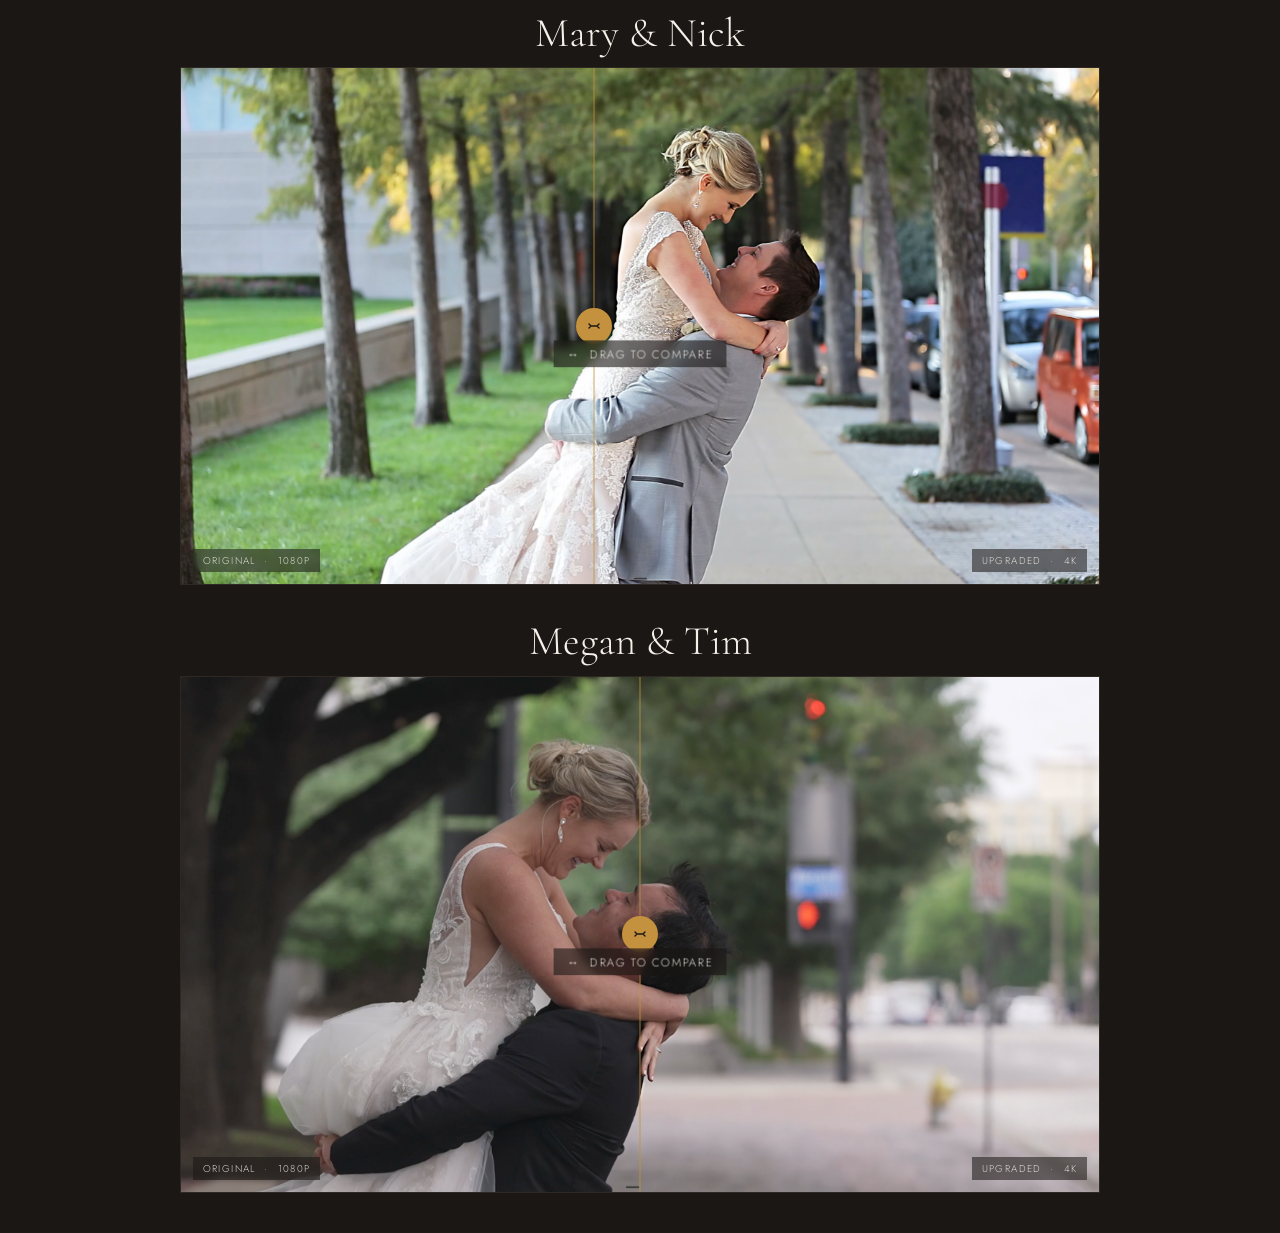
<file: upgrade/comparisons/ann-ladriere.html>
<!DOCTYPE html>
<html lang="en">
<head>
<meta charset="UTF-8">
<meta name="viewport" content="width=device-width, initial-scale=1.0">
<title>Mary &amp; Nick / Megan &amp; Tim</title>
<meta name="robots" content="noindex">
<style>
  @import url('https://fonts.googleapis.com/css2?family=Cormorant+Garamond:ital,wght@0,300;0,400;1,300;1,400&family=Jost:wght@300;400&display=swap');
  *, *::before, *::after { box-sizing: border-box; margin: 0; padding: 0; }
  :root {
    --cream:      #F5F0E8;
    --ink:        #1A1714;
    --warm-gold:  #C4913F;
    --rule:       rgba(107, 90, 71, 0.25);
  }
  html { font-size: 16px; background-color: var(--ink); color: var(--cream); }
  body {
    font-family: "Jost", sans-serif;
    font-weight: 300;
    background: var(--ink);
    min-height: 100vh;
    padding: 0;
  }

  .page-wrap {
    max-width: 960px;
    margin: 0 auto;
    padding: 0.8rem 1.25rem 2.5rem;
  }

  .comparison-block { margin-bottom: 2.25rem; }
  .comparison-block:last-of-type { margin-bottom: 0; }

  .comparison-title {
    font-family: "Cormorant Garamond", Georgia, serif;
    font-weight: 300;
    font-size: clamp(1.8rem, 4vw, 2.55rem);
    line-height: 1;
    color: var(--cream);
    text-align: center;
    margin-bottom: 0.85rem;
  }

  .slider-wrap {
    position: relative;
    width: 100%;
    overflow: hidden;
    border: 1px solid var(--rule);
    cursor: col-resize;
    user-select: none;
    -webkit-user-select: none;
    touch-action: none;
  }
  .slider-wrap-mary { aspect-ratio: 2556 / 1439; }
  .slider-wrap-megan { aspect-ratio: 2508 / 1411; }
  .slider-img { position: absolute; inset: 0; width: 100%; height: 100%; }
  .slider-img img {
    width: 100%;
    height: 100%;
    object-fit: cover;
    object-position: center;
    display: block;
    pointer-events: none;
  }
  .slider-img-1080 { clip-path: inset(0 50% 0 0); }

  .slider-handle {
    position: absolute;
    top: 0;
    bottom: 0;
    left: 50%;
    transform: translateX(-50%);
    width: 44px;
    display: flex;
    flex-direction: column;
    align-items: center;
    justify-content: center;
    pointer-events: none;
    z-index: 10;
  }
  .slider-line {
    position: absolute;
    top: 0;
    bottom: 0;
    left: 50%;
    width: 1px;
    background: rgba(196,145,63,0.8);
    transform: translateX(-50%);
  }
  .slider-button {
    width: 36px;
    height: 36px;
    border-radius: 50%;
    background: var(--warm-gold);
    display: flex;
    align-items: center;
    justify-content: center;
    position: relative;
    z-index: 1;
    box-shadow: 0 2px 8px rgba(0,0,0,0.3);
  }

  .slider-label {
    position: absolute;
    bottom: 0.75rem;
    font-size: 0.62rem;
    letter-spacing: 0.14em;
    text-transform: uppercase;
    color: rgba(245,240,232,0.85);
    background: rgba(26,23,20,0.55);
    padding: 0.25rem 0.6rem;
    pointer-events: none;
    z-index: 5;
    backdrop-filter: blur(4px);
    -webkit-backdrop-filter: blur(4px);
  }
  .slider-label-left  { left: 0.75rem; }
  .slider-label-right { right: 0.75rem; }

  .slider-hint {
    position: absolute;
    top: 50%;
    left: 50%;
    transform: translate(-50%, -50%);
    margin-top: 28px;
    font-size: 0.72rem;
    letter-spacing: 0.14em;
    text-transform: uppercase;
    color: rgba(245,240,232,0.9);
    background: rgba(26,23,20,0.6);
    padding: 0.35rem 0.85rem;
    pointer-events: none;
    z-index: 20;
    white-space: nowrap;
    backdrop-filter: blur(4px);
    -webkit-backdrop-filter: blur(4px);
    animation: hintPulse 1.8s ease-in-out infinite;
  }
  @keyframes hintPulse { 0%, 100% { opacity: 0.7; } 50% { opacity: 1; } }
</style>
</head>
<body>
<div class="page-wrap">

  <section class="comparison-block">
    <h1 class="comparison-title">Mary &amp; Nick</h1>
    <div class="slider-wrap slider-wrap-mary" id="sw1">
      <div class="slider-img"><img src="mary-upgraded-4k.png" alt="Mary and Nick Upgraded 4K"></div>
      <div class="slider-img slider-img-1080" id="rv1"><img src="mary-original-1080p.png" alt="Mary and Nick Original 1080p"></div>
      <div class="slider-handle" id="sh1"><div class="slider-line"></div><div class="slider-button"><svg width="14" height="14" viewBox="0 0 14 14" fill="none"><path d="M4 7H10M4 7L2 5M4 7L2 9M10 7L12 5M10 7L12 9" stroke="#1A1714" stroke-width="1.4" stroke-linecap="round"/></svg></div></div>
      <div class="slider-label slider-label-left">Original &nbsp;&middot;&nbsp; 1080p</div>
      <div class="slider-label slider-label-right">Upgraded &nbsp;&middot;&nbsp; 4K</div>
      <div class="slider-hint" id="ht1">&#8596;&nbsp; Drag to compare</div>
    </div>
  </section>

  <section class="comparison-block">
    <h2 class="comparison-title">Megan &amp; Tim</h2>
    <div class="slider-wrap slider-wrap-megan" id="sw2">
      <div class="slider-img"><img src="megan-upgraded-4k.png" alt="Megan and Tim Upgraded 4K"></div>
      <div class="slider-img slider-img-1080" id="rv2"><img src="megan-original-1080p.png" alt="Megan and Tim Original 1080p"></div>
      <div class="slider-handle" id="sh2"><div class="slider-line"></div><div class="slider-button"><svg width="14" height="14" viewBox="0 0 14 14" fill="none"><path d="M4 7H10M4 7L2 5M4 7L2 9M10 7L12 5M10 7L12 9" stroke="#1A1714" stroke-width="1.4" stroke-linecap="round"/></svg></div></div>
      <div class="slider-label slider-label-left">Original &nbsp;&middot;&nbsp; 1080p</div>
      <div class="slider-label slider-label-right">Upgraded &nbsp;&middot;&nbsp; 4K</div>
      <div class="slider-hint" id="ht2">&#8596;&nbsp; Drag to compare</div>
    </div>
  </section>

</div>

<script>
  function makeSlider(wrapId, revealId, handleId, hintId) {
    var wrap   = document.getElementById(wrapId);
    var reveal = document.getElementById(revealId);
    var handle = document.getElementById(handleId);
    var hint   = document.getElementById(hintId);
    var isDragging = false;
    var animDone   = false;
    var animFrame  = null;
    var cachedRect = null;

    function setPosition(pct) {
      pct = Math.min(Math.max(pct, 0.02), 0.98);
      reveal.style.clipPath = "inset(0 " + ((1 - pct) * 100) + "% 0 0)";
      handle.style.left = (pct * 100) + "%";
    }

    function easeInOut(t) { return t < 0.5 ? 2*t*t : -1+(4-2*t)*t; }

    function animateTo(from, to, dur, cb) {
      var start = null;
      function step(ts) {
        if (!start) start = ts;
        var p = Math.min((ts - start) / dur, 1);
        setPosition(from + (to - from) * easeInOut(p));
        if (p < 1 && !isDragging) { animFrame = requestAnimationFrame(step); }
        else if (!isDragging && cb) { cb(); }
      }
      animFrame = requestAnimationFrame(step);
    }

    function fadeHint() {
      if (!hint) return;
      hint.style.transition = "opacity 0.8s ease";
      hint.style.opacity = "0";
      setTimeout(function() { hint.style.display = "none"; }, 800);
    }

    function runDemo() {
      if (animDone || isDragging) return;
      setPosition(0.5);
      setTimeout(function() {
        if (isDragging) return;
        animateTo(0.5, 0.15, 2000, function() {
          if (isDragging) return;
          setTimeout(function() {
            if (isDragging) return;
            animateTo(0.15, 0.85, 2500, function() {
              if (isDragging) return;
              setTimeout(function() {
                if (isDragging) return;
                animateTo(0.85, 0.5, 1200, function() {
                  animDone = true;
                  fadeHint();
                });
              }, 400);
            });
          }, 500);
        });
      }, 600);
    }

    function getPct(clientX) {
      if (!cachedRect) cachedRect = wrap.getBoundingClientRect();
      return Math.min(Math.max((clientX - cachedRect.left) / cachedRect.width, 0.02), 0.98);
    }

    function startDrag(clientX) {
      isDragging = true;
      animDone   = true;
      cachedRect = wrap.getBoundingClientRect();
      if (animFrame) cancelAnimationFrame(animFrame);
      if (hint) { hint.style.opacity = "0"; setTimeout(function() { hint.style.display = "none"; }, 300); }
      setPosition(getPct(clientX));
    }

    wrap.addEventListener("mousedown", function(e) { startDrag(e.clientX); e.preventDefault(); });
    window.addEventListener("mousemove", function(e) { if (isDragging) setPosition(getPct(e.clientX)); });
    window.addEventListener("mouseup",   function()  { isDragging = false; cachedRect = null; });

    wrap.addEventListener("touchstart", function(e) { startDrag(e.touches[0].clientX); e.preventDefault(); }, { passive: false });
    window.addEventListener("touchmove", function(e) { if (isDragging) setPosition(getPct(e.touches[0].clientX)); }, { passive: true });
    window.addEventListener("touchend",  function()  { isDragging = false; cachedRect = null; });

    if ("IntersectionObserver" in window) {
      var observed = false;
      new IntersectionObserver(function(entries) {
        entries.forEach(function(entry) {
          if (entry.isIntersecting && !observed && !animDone) { observed = true; runDemo(); }
        });
      }, { threshold: 0.85 }).observe(wrap);
    } else { runDemo(); }

    setPosition(0.5);
  }

  makeSlider("sw1","rv1","sh1","ht1");
  makeSlider("sw2","rv2","sh2","ht2");
</script>
</body>
</html>
</file>
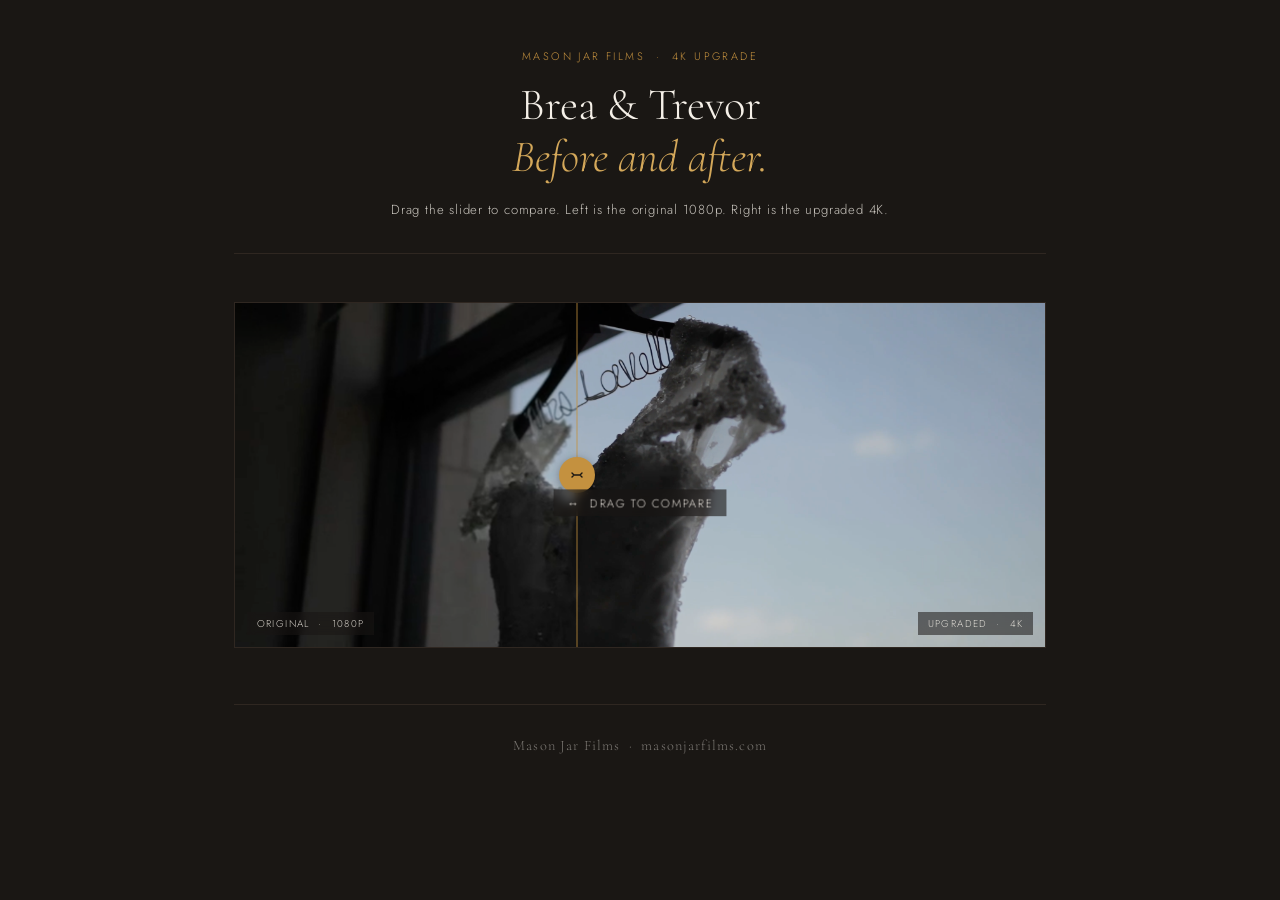
<file: upgrade/comparisons/brea.html>
<!DOCTYPE html>
<html lang="en">
<head>
<meta charset="UTF-8">
<meta name="viewport" content="width=device-width, initial-scale=1.0">
<title>Brea &amp; Trevor — Mason Jar Films 4K</title>
<meta name="robots" content="noindex">
<style>
  @import url('https://fonts.googleapis.com/css2?family=Cormorant+Garamond:ital,wght@0,300;0,400;1,300;1,400&family=Jost:wght@300;400&display=swap');
  *, *::before, *::after { box-sizing: border-box; margin: 0; padding: 0; }
  :root {
    --cream:      #F5F0E8;
    --ink:        #1A1714;
    --warm-gold:  #C4913F;
    --gold-light: #D4A85A;
    --rule:       rgba(107, 90, 71, 0.25);
    --body-text:  rgba(245, 240, 232, 0.80);
  }
  html { font-size: 16px; background-color: var(--ink); color: var(--cream); }
  body { font-family: "Jost", sans-serif; font-weight: 300; background: var(--ink); min-height: 100vh; padding: 0; }

  .page-wrap { max-width: 860px; margin: 0 auto; padding: 3rem 1.5rem 4rem; }

  .page-header { text-align: center; margin-bottom: 3rem; padding-bottom: 2rem; border-bottom: 1px solid var(--rule); }
  .page-eyebrow { font-family: "Jost", sans-serif; font-weight: 300; font-size: 0.68rem; letter-spacing: 0.22em; text-transform: uppercase; color: var(--warm-gold); margin-bottom: 1rem; }
  .page-title { font-family: "Cormorant Garamond", Georgia, serif; font-weight: 300; font-size: clamp(2rem, 5vw, 2.8rem); line-height: 1.15; color: var(--cream); margin-bottom: 1rem; }
  .page-title em { font-style: italic; color: var(--gold-light); }
  .page-note { font-size: 0.82rem; letter-spacing: 0.06em; color: var(--body-text); line-height: 1.7; }

  .comparison-block { margin-bottom: 3.5rem; }
  .comparison-block:last-of-type { margin-bottom: 0; }

  .slider-wrap {
    position: relative;
    width: 100%;
    aspect-ratio: 2554 / 1088;
    overflow: hidden;
    border: 1px solid var(--rule);
    cursor: col-resize;
    user-select: none;
    -webkit-user-select: none;
    touch-action: none;
  }
  .slider-img { position: absolute; inset: 0; width: 100%; height: 100%; }
  .slider-img img { width: 100%; height: 100%; object-fit: cover; object-position: center; display: block; pointer-events: none; }
  .slider-img-1080 { clip-path: inset(0 50% 0 0); }

  .slider-handle {
    position: absolute; top: 0; bottom: 0; left: 50%;
    transform: translateX(-50%);
    width: 44px;
    display: flex; flex-direction: column; align-items: center; justify-content: center;
    pointer-events: none; z-index: 10;
  }
  .slider-line { position: absolute; top: 0; bottom: 0; left: 50%; width: 1px; background: rgba(196,145,63,0.8); transform: translateX(-50%); }
  .slider-button { width: 36px; height: 36px; border-radius: 50%; background: var(--warm-gold); display: flex; align-items: center; justify-content: center; position: relative; z-index: 1; box-shadow: 0 2px 8px rgba(0,0,0,0.3); }

  .slider-label {
    position: absolute; bottom: 0.75rem;
    font-size: 0.62rem; letter-spacing: 0.14em; text-transform: uppercase;
    color: rgba(245,240,232,0.85); background: rgba(26,23,20,0.55);
    padding: 0.25rem 0.6rem; pointer-events: none; z-index: 5;
    backdrop-filter: blur(4px); -webkit-backdrop-filter: blur(4px);
  }
  .slider-label-left  { left: 0.75rem; }
  .slider-label-right { right: 0.75rem; }

  .slider-hint {
    position: absolute; top: 50%; left: 50%; transform: translate(-50%, -50%); margin-top: 28px;
    font-size: 0.72rem; letter-spacing: 0.14em; text-transform: uppercase;
    color: rgba(245,240,232,0.9); background: rgba(26,23,20,0.6);
    padding: 0.35rem 0.85rem; pointer-events: none; z-index: 20; white-space: nowrap;
    backdrop-filter: blur(4px); -webkit-backdrop-filter: blur(4px);
    animation: hintPulse 1.8s ease-in-out infinite;
  }
  @keyframes hintPulse { 0%, 100% { opacity: 0.7; } 50% { opacity: 1; } }

  .rule { border: none; border-top: 1px solid var(--rule); margin: 3rem 0; }
  .page-footer { text-align: center; margin-top: 3.5rem; padding-top: 2rem; border-top: 1px solid var(--rule); font-family: "Cormorant Garamond", Georgia, serif; font-weight: 300; font-size: 0.9rem; letter-spacing: 0.08em; color: rgba(245,240,232,0.45); }
</style>
</head>
<body>
<div class="page-wrap">

  <header class="page-header">
    <div class="page-eyebrow">Mason Jar Films &nbsp;&middot;&nbsp; 4K Upgrade</div>
    <h1 class="page-title">Brea &amp; Trevor<br><em>Before and after.</em></h1>
    <p class="page-note">Drag the slider to compare. Left is the original 1080p. Right is the upgraded 4K.</p>
  </header>

  <div class="comparison-block">
    <div class="slider-wrap" id="sw1">
      <div class="slider-img"><img src="brea-upgraded-4k.png" alt="Upgraded 4K"></div>
      <div class="slider-img slider-img-1080" id="rv1"><img src="brea-original-1080p.png" alt="Original 1080p"></div>
      <div class="slider-handle" id="sh1"><div class="slider-line"></div><div class="slider-button"><svg width="14" height="14" viewBox="0 0 14 14" fill="none"><path d="M4 7H10M4 7L2 5M4 7L2 9M10 7L12 5M10 7L12 9" stroke="#1A1714" stroke-width="1.4" stroke-linecap="round"/></svg></div></div>
      <div class="slider-label slider-label-left">Original &nbsp;&middot;&nbsp; 1080p</div>
      <div class="slider-label slider-label-right">Upgraded &nbsp;&middot;&nbsp; 4K</div>
      <div class="slider-hint" id="ht1">&#8596;&nbsp; Drag to compare</div>
    </div>
  </div>

  <footer class="page-footer">Mason Jar Films &nbsp;&middot;&nbsp; masonjarfilms.com</footer>
</div>

<script>
  function makeSlider(wrapId, revealId, handleId, hintId) {
    var wrap   = document.getElementById(wrapId);
    var reveal = document.getElementById(revealId);
    var handle = document.getElementById(handleId);
    var hint   = document.getElementById(hintId);
    var isDragging = false;
    var animDone   = false;
    var animFrame  = null;
    var cachedRect = null;

    function setPosition(pct) {
      pct = Math.min(Math.max(pct, 0.02), 0.98);
      reveal.style.clipPath = "inset(0 " + ((1 - pct) * 100) + "% 0 0)";
      handle.style.left = (pct * 100) + "%";
    }

    function easeInOut(t) { return t < 0.5 ? 2*t*t : -1+(4-2*t)*t; }

    function animateTo(from, to, dur, cb) {
      var start = null;
      function step(ts) {
        if (!start) start = ts;
        var p = Math.min((ts - start) / dur, 1);
        setPosition(from + (to - from) * easeInOut(p));
        if (p < 1 && !isDragging) { animFrame = requestAnimationFrame(step); }
        else if (!isDragging && cb) { cb(); }
      }
      animFrame = requestAnimationFrame(step);
    }

    function fadeHint() {
      if (!hint) return;
      hint.style.transition = "opacity 0.8s ease";
      hint.style.opacity = "0";
      setTimeout(function() { hint.style.display = "none"; }, 800);
    }

    function runDemo() {
      if (animDone || isDragging) return;
      setPosition(0.5);
      setTimeout(function() {
        if (isDragging) return;
        animateTo(0.5, 0.15, 2000, function() {
          if (isDragging) return;
          setTimeout(function() {
            if (isDragging) return;
            animateTo(0.15, 0.85, 2500, function() {
              if (isDragging) return;
              setTimeout(function() {
                if (isDragging) return;
                animateTo(0.85, 0.15, 2500, function() {
                  if (isDragging) return;
                  setTimeout(function() {
                    if (isDragging) return;
                    animateTo(0.15, 0.85, 2500, function() {
                      if (isDragging) return;
                      setTimeout(function() {
                        if (isDragging) return;
                        animateTo(0.85, 0.15, 2500, function() {
                          if (isDragging) return;
                          setTimeout(function() {
                            if (isDragging) return;
                            animateTo(0.15, 0.85, 2500, function() {
                              if (isDragging) return;
                              setTimeout(function() {
                                animateTo(0.85, 0.5, 1200, function() {
                                  animDone = true;
                                  fadeHint();
                                });
                              }, 400);
                            });
                          }, 400);
                        });
                      }, 400);
                    });
                  }, 400);
                });
              }, 400);
            });
          }, 500);
        });
      }, 600);
    }

    function getPct(clientX) {
      if (!cachedRect) cachedRect = wrap.getBoundingClientRect();
      return Math.min(Math.max((clientX - cachedRect.left) / cachedRect.width, 0.02), 0.98);
    }

    function startDrag(clientX) {
      isDragging = true;
      animDone   = true;
      cachedRect = wrap.getBoundingClientRect();
      if (animFrame) cancelAnimationFrame(animFrame);
      if (hint) { hint.style.opacity = "0"; setTimeout(function() { hint.style.display = "none"; }, 300); }
      setPosition(getPct(clientX));
    }

    wrap.addEventListener("mousedown", function(e) { startDrag(e.clientX); e.preventDefault(); });
    window.addEventListener("mousemove", function(e) { if (isDragging) setPosition(getPct(e.clientX)); });
    window.addEventListener("mouseup",   function()  { isDragging = false; cachedRect = null; });

    wrap.addEventListener("touchstart", function(e) { startDrag(e.touches[0].clientX); e.preventDefault(); }, { passive: false });
    window.addEventListener("touchmove", function(e) { if (isDragging) setPosition(getPct(e.touches[0].clientX)); }, { passive: true });
    window.addEventListener("touchend",  function()  { isDragging = false; cachedRect = null; });

    if ("IntersectionObserver" in window) {
      var observed = false;
      new IntersectionObserver(function(entries) {
        entries.forEach(function(entry) {
          if (entry.isIntersecting && !observed && !animDone) { observed = true; runDemo(); }
        });
      }, { threshold: 0.85 }).observe(wrap);
    } else { runDemo(); }

    setPosition(0.5);
  }

  makeSlider("sw1","rv1","sh1","ht1");
</script>
</body>
</html>
</file>
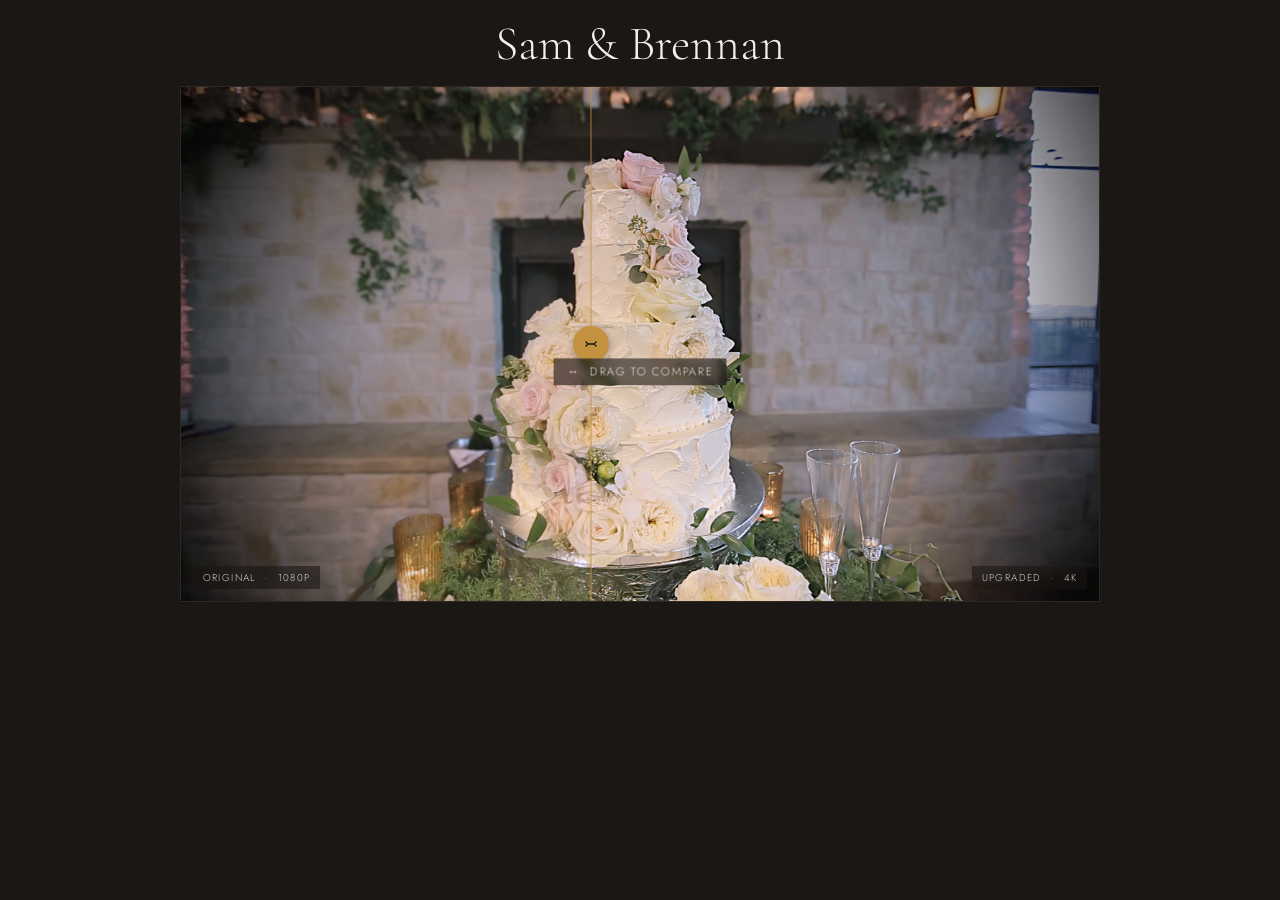
<file: upgrade/comparisons/sam-brennan.html>
<!DOCTYPE html>
<html lang="en">
<head>
<meta charset="UTF-8">
<meta name="viewport" content="width=device-width, initial-scale=1.0">
<title>Sam &amp; Brennan</title>
<meta name="robots" content="noindex">
<style>
  @import url('https://fonts.googleapis.com/css2?family=Cormorant+Garamond:ital,wght@0,300;0,400;1,300;1,400&family=Jost:wght@300;400&display=swap');
  *, *::before, *::after { box-sizing: border-box; margin: 0; padding: 0; }
  :root {
    --cream:      #F5F0E8;
    --ink:        #1A1714;
    --warm-gold:  #C4913F;
    --gold-light: #D4A85A;
    --rule:       rgba(107, 90, 71, 0.25);
    --body-text:  rgba(245, 240, 232, 0.80);
  }
  html { font-size: 16px; background-color: var(--ink); color: var(--cream); }
  body { font-family: "Jost", sans-serif; font-weight: 300; background: var(--ink); min-height: 100vh; padding: 0; }

  .page-wrap { max-width: 960px; margin: 0 auto; padding: 1.25rem 1.25rem 2rem; }

  .page-header { text-align: center; margin-bottom: 1.1rem; }
  .page-title { font-family: "Cormorant Garamond", Georgia, serif; font-weight: 300; font-size: clamp(2.1rem, 5vw, 3rem); line-height: 1; color: var(--cream); }

  .comparison-block { margin-bottom: 0; }
  .comparison-block:last-of-type { margin-bottom: 0; }

  .slider-wrap {
    position: relative;
    width: 100%;
    aspect-ratio: 2554 / 1433;
    overflow: hidden;
    border: 1px solid var(--rule);
    cursor: col-resize;
    user-select: none;
    -webkit-user-select: none;
    touch-action: none;
  }
  .slider-img { position: absolute; inset: 0; width: 100%; height: 100%; }
  .slider-img img { width: 100%; height: 100%; object-fit: cover; object-position: center; display: block; pointer-events: none; }
  .slider-img-1080 { clip-path: inset(0 50% 0 0); }

  .slider-handle {
    position: absolute; top: 0; bottom: 0; left: 50%;
    transform: translateX(-50%);
    width: 44px;
    display: flex; flex-direction: column; align-items: center; justify-content: center;
    pointer-events: none; z-index: 10;
  }
  .slider-line { position: absolute; top: 0; bottom: 0; left: 50%; width: 1px; background: rgba(196,145,63,0.8); transform: translateX(-50%); }
  .slider-button { width: 36px; height: 36px; border-radius: 50%; background: var(--warm-gold); display: flex; align-items: center; justify-content: center; position: relative; z-index: 1; box-shadow: 0 2px 8px rgba(0,0,0,0.3); }

  .slider-label {
    position: absolute; bottom: 0.75rem;
    font-size: 0.62rem; letter-spacing: 0.14em; text-transform: uppercase;
    color: rgba(245,240,232,0.85); background: rgba(26,23,20,0.55);
    padding: 0.25rem 0.6rem; pointer-events: none; z-index: 5;
    backdrop-filter: blur(4px); -webkit-backdrop-filter: blur(4px);
  }
  .slider-label-left  { left: 0.75rem; }
  .slider-label-right { right: 0.75rem; }

  .slider-hint {
    position: absolute; top: 50%; left: 50%; transform: translate(-50%, -50%); margin-top: 28px;
    font-size: 0.72rem; letter-spacing: 0.14em; text-transform: uppercase;
    color: rgba(245,240,232,0.9); background: rgba(26,23,20,0.6);
    padding: 0.35rem 0.85rem; pointer-events: none; z-index: 20; white-space: nowrap;
    backdrop-filter: blur(4px); -webkit-backdrop-filter: blur(4px);
    animation: hintPulse 1.8s ease-in-out infinite;
  }
  @keyframes hintPulse { 0%, 100% { opacity: 0.7; } 50% { opacity: 1; } }

</style>
</head>
<body>
<div class="page-wrap">

  <header class="page-header">
    <h1 class="page-title">Sam &amp; Brennan</h1>
  </header>

  <div class="comparison-block">
    <div class="slider-wrap" id="sw1">
      <div class="slider-img"><img src="sam-upgraded-4k.png" alt="Upgraded 4K"></div>
      <div class="slider-img slider-img-1080" id="rv1"><img src="sam-original-1080p.png" alt="Original 1080p"></div>
      <div class="slider-handle" id="sh1"><div class="slider-line"></div><div class="slider-button"><svg width="14" height="14" viewBox="0 0 14 14" fill="none"><path d="M4 7H10M4 7L2 5M4 7L2 9M10 7L12 5M10 7L12 9" stroke="#1A1714" stroke-width="1.4" stroke-linecap="round"/></svg></div></div>
      <div class="slider-label slider-label-left">Original &nbsp;&middot;&nbsp; 1080p</div>
      <div class="slider-label slider-label-right">Upgraded &nbsp;&middot;&nbsp; 4K</div>
      <div class="slider-hint" id="ht1">&#8596;&nbsp; Drag to compare</div>
    </div>
  </div>

</div>

<script>
  function makeSlider(wrapId, revealId, handleId, hintId) {
    var wrap   = document.getElementById(wrapId);
    var reveal = document.getElementById(revealId);
    var handle = document.getElementById(handleId);
    var hint   = document.getElementById(hintId);
    var isDragging = false;
    var animDone   = false;
    var animFrame  = null;
    var cachedRect = null;

    function setPosition(pct) {
      pct = Math.min(Math.max(pct, 0.02), 0.98);
      reveal.style.clipPath = "inset(0 " + ((1 - pct) * 100) + "% 0 0)";
      handle.style.left = (pct * 100) + "%";
    }

    function easeInOut(t) { return t < 0.5 ? 2*t*t : -1+(4-2*t)*t; }

    function animateTo(from, to, dur, cb) {
      var start = null;
      function step(ts) {
        if (!start) start = ts;
        var p = Math.min((ts - start) / dur, 1);
        setPosition(from + (to - from) * easeInOut(p));
        if (p < 1 && !isDragging) { animFrame = requestAnimationFrame(step); }
        else if (!isDragging && cb) { cb(); }
      }
      animFrame = requestAnimationFrame(step);
    }

    function fadeHint() {
      if (!hint) return;
      hint.style.transition = "opacity 0.8s ease";
      hint.style.opacity = "0";
      setTimeout(function() { hint.style.display = "none"; }, 800);
    }

    function runDemo() {
      if (animDone || isDragging) return;
      setPosition(0.5);
      setTimeout(function() {
        if (isDragging) return;
        animateTo(0.5, 0.15, 2000, function() {
          if (isDragging) return;
          setTimeout(function() {
            if (isDragging) return;
            animateTo(0.15, 0.85, 2500, function() {
              if (isDragging) return;
              setTimeout(function() {
                if (isDragging) return;
                animateTo(0.85, 0.5, 1200, function() {
                  animDone = true;
                  fadeHint();
                });
              }, 400);
            });
          }, 500);
        });
      }, 600);
    }

    function getPct(clientX) {
      if (!cachedRect) cachedRect = wrap.getBoundingClientRect();
      return Math.min(Math.max((clientX - cachedRect.left) / cachedRect.width, 0.02), 0.98);
    }

    function startDrag(clientX) {
      isDragging = true;
      animDone   = true;
      cachedRect = wrap.getBoundingClientRect();
      if (animFrame) cancelAnimationFrame(animFrame);
      if (hint) { hint.style.opacity = "0"; setTimeout(function() { hint.style.display = "none"; }, 300); }
      setPosition(getPct(clientX));
    }

    wrap.addEventListener("mousedown", function(e) { startDrag(e.clientX); e.preventDefault(); });
    window.addEventListener("mousemove", function(e) { if (isDragging) setPosition(getPct(e.clientX)); });
    window.addEventListener("mouseup",   function()  { isDragging = false; cachedRect = null; });

    wrap.addEventListener("touchstart", function(e) { startDrag(e.touches[0].clientX); e.preventDefault(); }, { passive: false });
    window.addEventListener("touchmove", function(e) { if (isDragging) setPosition(getPct(e.touches[0].clientX)); }, { passive: true });
    window.addEventListener("touchend",  function()  { isDragging = false; cachedRect = null; });

    if ("IntersectionObserver" in window) {
      var observed = false;
      new IntersectionObserver(function(entries) {
        entries.forEach(function(entry) {
          if (entry.isIntersecting && !observed && !animDone) { observed = true; runDemo(); }
        });
      }, { threshold: 0.85 }).observe(wrap);
    } else { runDemo(); }

    setPosition(0.5);
  }

  makeSlider("sw1","rv1","sh1","ht1");
</script>
</body>
</html>
</file>
<file: css/main.css>
/* ============================================================
   MASON JAR FILMS — Main Stylesheet
   v1.0 | May 2026
============================================================ */

/* ---- FONTS ---- */
/* Font-face declarations are loaded from /fonts/stylesheet.css via the HTML head */

/* ---- TOKENS ---- */
:root {
  --bg: #ede8de;
  --dark: #1a120a;
  --ink: #1c120a;
  --ink-muted: rgba(28,18,10,0.55);
  --ink-faint: rgba(28,18,10,0.3);
  --accent: #7a5030;
  --rule: 0.5px solid rgba(28,18,10,0.1);
  --pad: 64px;
  --pad-mobile: 24px;
}

/* ---- RESET ---- */
*, *::before, *::after { box-sizing: border-box; margin: 0; padding: 0; }
html, body { height: 100%; }
body {
  background: var(--bg);
  font-family: 'Libre Baskerville', Georgia, serif;
  font-weight: 400;
  color: var(--ink);
  -webkit-font-smoothing: antialiased;
}

/* ---- NAV ---- */
.nav {
  display: flex;
  justify-content: space-between;
  align-items: center;
  padding: 22px var(--pad);
  border-bottom: var(--rule);
  flex-shrink: 0;
}
.nav-logo {
  display: flex;
  align-items: center;
  text-decoration: none;
  opacity: 0.85;
  transition: opacity 0.2s;
}
.nav-logo:hover { opacity: 1; }
.nav-logo img { height: 85px; display: block; }

.nav-links {
  display: flex;
  gap: 44px;
  align-items: center;
}
.nav-links a {
  font-family: 'Inter', sans-serif;
  font-size: 10px;
  letter-spacing: 0.2em;
  text-transform: uppercase;
  color: rgba(28,18,10,0.32);
  text-decoration: none;
  transition: color 0.2s;
}
.nav-links a:hover { color: rgba(28,18,10,0.65); }
.nav-links a.active {
  color: rgba(28,18,10,0.7);
  border-bottom: 0.5px solid rgba(28,18,10,0.3);
  padding-bottom: 2px;
}
.nav-links a.nav-cta {
  color: var(--accent);
  border-bottom: 0.5px solid rgba(122,80,48,0.35);
  padding-bottom: 2px;
}
.nav-links a.nav-cta:hover { color: #5a3820; }

/* ---- FOOTER ---- */
footer {
  padding: 16px var(--pad);
  border-top: 0.5px solid rgba(28,18,10,0.08);
  display: flex;
  justify-content: space-between;
  align-items: center;
  flex-shrink: 0;
}
.footer-left {
  display: flex;
  align-items: center;
  gap: 12px;
}
.footer-monogram { height: 40px; opacity: 0.8; }
.footer-copy {
  font-family: 'Inter', sans-serif;
  font-size: 9px;
  letter-spacing: 0.18em;
  text-transform: uppercase;
  color: rgba(28,18,10,0.2);
}
.instagram-link {
  display: flex;
  align-items: center;
  gap: 7px;
  text-decoration: none;
  font-family: 'Inter', sans-serif;
  font-size: 9px;
  letter-spacing: 0.18em;
  text-transform: uppercase;
  color: rgba(28,18,10,0.28);
  transition: color 0.2s;
}
.instagram-link:hover { color: rgba(28,18,10,0.55); }
.instagram-icon { opacity: 0.4; flex-shrink: 0; }

/* ---- BUTTONS ---- */
.btn {
  font-family: 'Inter', sans-serif;
  font-size: 10px;
  letter-spacing: 0.22em;
  text-transform: uppercase;
  color: var(--accent);
  border: 0.5px solid rgba(122,80,48,0.45);
  padding: 14px 36px;
  cursor: pointer;
  display: inline-block;
  background: transparent;
  transition: background 0.2s;
  text-decoration: none;
}
.btn:hover { background: rgba(122,80,48,0.06); }

.btn-ghost {
  font-family: 'Inter', sans-serif;
  font-size: 10px;
  letter-spacing: 0.2em;
  text-transform: uppercase;
  color: var(--ink-faint);
  border-bottom: 0.5px solid rgba(28,18,10,0.15);
  padding-bottom: 3px;
  cursor: pointer;
  background: transparent;
  border-top: none;
  border-left: none;
  border-right: none;
  text-decoration: none;
  transition: color 0.2s;
}
.btn-ghost:hover { color: rgba(28,18,10,0.55); }

.btn-small {
  font-family: 'Inter', sans-serif;
  font-size: 10px;
  letter-spacing: 0.22em;
  text-transform: uppercase;
  color: var(--accent);
  border: 0.5px solid rgba(122,80,48,0.45);
  padding: 12px 22px;
  cursor: pointer;
  white-space: nowrap;
  flex-shrink: 0;
  background: transparent;
  transition: background 0.2s;
  text-decoration: none;
  display: inline-block;
}
.btn-small:hover { background: rgba(122,80,48,0.06); }

/* ---- PLAY BUTTON ---- */
.play-btn {
  position: absolute;
  inset: 0;
  display: flex;
  align-items: center;
  justify-content: center;
}
.play-circle {
  width: 52px;
  height: 52px;
  border-radius: 50%;
  border: 0.5px solid rgba(245,237,224,0.4);
  display: flex;
  align-items: center;
  justify-content: center;
  transition: border-color 0.2s;
}
.play-triangle {
  width: 0; height: 0;
  border-top: 9px solid transparent;
  border-bottom: 9px solid transparent;
  border-left: 15px solid rgba(245,237,224,0.6);
  margin-left: 3px;
}


/* ============================================================
   HOME PAGE
============================================================ */

/* Film hero — full flex area between nav and footer */
.home-film-hero {
  position: relative;
  flex: 1;
  overflow: hidden;
  min-height: 520px;
}

/* The video overlay — sits on top, fades out after 6s */
#home-film-overlay {
  position: absolute;
  inset: 0;
  z-index: 10;
  transition: opacity 2.2s ease-out;
  pointer-events: auto;
}
#home-film-overlay video {
  position: absolute;
  inset: 0;
  width: 100%;
  height: 100%;
  object-fit: cover;
}
/* Dark film backdrop for hero */
.overlay-fallback {
  position: absolute;
  inset: 0;
  z-index: 1;
  background: #1a120a;
}
.overlay-fallback::before {
  content: '';
  position: absolute; inset: 0;
  background:
    radial-gradient(ellipse at 28% 55%, rgba(190,150,80,0.35) 0%, transparent 52%),
    radial-gradient(ellipse at 72% 32%, rgba(155,118,60,0.22) 0%, transparent 48%);
}
.overlay-fallback::after {
  content: '';
  position: absolute; inset: 0; opacity: 0.18;
  background-image: repeating-linear-gradient(
    0deg, transparent, transparent 2px,
    rgba(255,248,230,0.05) 2px, rgba(255,248,230,0.05) 3px
  );
}

/* Video overlay — sits above content, fades out at end */
#video-overlay {
  position: absolute;
  inset: 0;
  z-index: 10;
  background: #1a120a;
  opacity: 1;
  transition: opacity 2s ease-out;
}
#video-overlay video {
  position: absolute;
  inset: 0;
  width: 100%;
  height: 100%;
  object-fit: cover;
}
#video-overlay.faded {
  opacity: 0;
  pointer-events: none;
}

/* Hero content — hidden until overlay fades */
#home-hero-content {
  position: absolute;
  inset: 0;
  z-index: 5;
  display: flex;
  flex-direction: column;
  align-items: center;
  justify-content: center;
  text-align: center;
  padding: 0 var(--pad);
  opacity: 1;
}

.film-content-h1 {
  font-size: 58px;
  line-height: 1.08;
  font-weight: 700;
  color: #f5ede0;
  margin: 0 0 22px 0;
}
.film-content-h1 em {
  font-style: italic;
  color: #d4a070;
}
.film-contrast {
  font-size: 16px;
  color: rgba(245,237,224,0.55);
  font-weight: 400;
  margin-bottom: 44px;
}
.film-contrast em {
  font-style: italic;
  color: rgba(212,160,112,0.85);
}
.home-cta-group {
  display: flex;
  flex-direction: column;
  align-items: center;
  gap: 16px;
}
.btn-film {
  font-family: 'Inter', sans-serif;
  font-size: 10px;
  letter-spacing: 0.22em;
  text-transform: uppercase;
  color: #f5ede0;
  border: 0.5px solid rgba(245,237,224,0.4);
  padding: 14px 36px;
  cursor: pointer;
  background: transparent;
  transition: background 0.2s;
  text-decoration: none;
}
.btn-film:hover { background: rgba(245,237,224,0.08); }
.btn-film-ghost {
  font-family: 'Inter', sans-serif;
  font-size: 10px;
  letter-spacing: 0.2em;
  text-transform: uppercase;
  color: rgba(245,237,224,0.4);
  border-bottom: 0.5px solid rgba(245,237,224,0.2);
  padding-bottom: 3px;
  cursor: pointer;
  background: transparent;
  border-top: none; border-left: none; border-right: none;
  text-decoration: none;
  transition: color 0.2s;
}
.btn-film-ghost:hover { color: rgba(245,237,224,0.65); }
.hero-tagline {
  margin-top: 32px;
  font-size: 24px;
  font-style: italic;
  font-weight: 400;
  color: rgba(245,237,224,0.32);
  letter-spacing: 0.06em;
}

/* Home page layout */
#page-home {
  display: flex;
  flex-direction: column;
  min-height: 100vh;
}
#page-home footer {
  opacity: 1;
}


/* ============================================================
   FILMS PAGE
============================================================ */
#page-films {
  display: flex;
  flex-direction: column;
  min-height: 100vh;
}

.films-featured {
  padding: 32px var(--pad) 0;
  display: flex;
  justify-content: center;
  align-items: flex-start;
}
.featured-film {
  aspect-ratio: 4/3;
  background: #1a120a;
  position: relative;
  overflow: hidden;
  cursor: pointer;
  border: 0.5px solid rgba(28,18,10,0.12);
  height: 68vh;
  width: auto;
}
.featured-film:hover .play-circle { border-color: rgba(245,237,224,0.75); }

.featured-film-inner {
  position: absolute; inset: 0;
  background:
    radial-gradient(ellipse at 25% 50%, rgba(190,155,95,0.22) 0%, transparent 55%),
    radial-gradient(ellipse at 68% 30%, rgba(155,120,65,0.16) 0%, transparent 50%);
}
.featured-film-grain {
  position: absolute; inset: 0; opacity: 0.15;
  background-image: repeating-linear-gradient(
    0deg, transparent, transparent 2px,
    rgba(255,248,238,0.04) 2px, rgba(255,248,238,0.04) 3px
  );
}

/* Mediazilla embed container */
.film-embed {
  position: absolute;
  inset: 0;
  width: 100%;
  height: 100%;
}
.film-embed iframe {
  width: 100%;
  height: 100%;
  border: none;
}
/* Show play button only when no embed is present */
.has-embed .play-btn { display: none; }

.films-below {
  padding: 40px var(--pad);
  border-bottom: var(--rule);
  text-align: center;
}
.films-locations {
  font-size: 22px;
  font-style: italic;
  font-weight: 400;
  color: rgba(28,18,10,0.38);
  margin-bottom: 6px;
}
.films-locations-sub {
  font-size: 15px;
  font-style: italic;
  color: rgba(28,18,10,0.26);
  margin-bottom: 28px;
}
.films-price {
  font-family: 'Inter', sans-serif;
  font-size: 10px;
  letter-spacing: 0.18em;
  text-transform: uppercase;
  color: rgba(28,18,10,0.3);
  margin-bottom: 20px;
}
.films-cta-q {
  font-size: 16px;
  font-weight: 400;
  color: rgba(28,18,10,0.48);
  margin-bottom: 20px;
}
.films-cta-row {
  display: flex;
  gap: 20px;
  justify-content: center;
  align-items: center;
}

.films-grid {
  padding: 44px var(--pad) 56px;
  flex: 1;
}
.grid {
  display: flex;
  flex-direction: column;
  align-items: center;
  gap: 20px;
}
.grid-item { cursor: pointer; width: auto; }
.grid-film {
  height: 68vh;
  width: auto;
  aspect-ratio: 4/3;
  background: #1a120a;
  position: relative;
  overflow: hidden;
  margin-bottom: 12px;
  border: 0.5px solid rgba(28,18,10,0.1);
  transition: opacity 0.2s;
}
.grid-item:hover .grid-film { opacity: 0.85; }
.grid-film-inner { position: absolute; inset: 0; }
.gf-a { background: radial-gradient(ellipse at 40% 45%, rgba(180,145,85,0.22) 0%, transparent 60%); }
.grid-play {
  position: absolute; inset: 0;
  display: flex; align-items: center; justify-content: center;
  opacity: 0; transition: opacity 0.2s;
}
.grid-item:hover .grid-play { opacity: 1; }
.grid-play-circle {
  width: 34px; height: 34px; border-radius: 50%;
  border: 0.5px solid rgba(245,237,224,0.4);
  display: flex; align-items: center; justify-content: center;
}
.grid-play-tri {
  width: 0; height: 0;
  border-top: 5px solid transparent;
  border-bottom: 5px solid transparent;
  border-left: 9px solid rgba(245,237,224,0.55);
  margin-left: 2px;
}
.grid-title {
  font-size: 14px;
  font-weight: 400;
  color: var(--ink);
  margin-bottom: 4px;
}
.grid-meta {
  font-family: 'Inter', sans-serif;
  font-size: 9px;
  letter-spacing: 0.18em;
  text-transform: uppercase;
  color: rgba(28,18,10,0.3);
}

.more-films {
  border: 0.5px solid rgba(28,18,10,0.1);
  display: flex;
  flex-direction: column;
  justify-content: center;
  align-items: center;
  aspect-ratio: 4/3;
  height: 68vh;
  background: rgba(28,18,10,0.02);
  gap: 14px;
  cursor: pointer;
  transition: background 0.2s;
  text-decoration: none;
}
.more-films:hover { background: rgba(28,18,10,0.04); }
.more-films-text {
  font-size: 14px;
  font-style: italic;
  color: rgba(28,18,10,0.4);
  text-align: center;
  padding: 0 24px;
  line-height: 1.6;
}
.more-films-link {
  font-family: 'Inter', sans-serif;
  font-size: 9px;
  letter-spacing: 0.18em;
  text-transform: uppercase;
  color: var(--accent);
  border-bottom: 0.5px solid rgba(122,80,48,0.35);
  padding-bottom: 2px;
}


/* ============================================================
   ABOUT PAGE
============================================================ */
#page-about {
  display: flex;
  flex-direction: column;
  min-height: 100vh;
}
.about-main {
  display: grid;
  grid-template-columns: 1fr 340px;
  flex: 1;
}
.about-copy-col {
  padding: 52px 52px 52px var(--pad);
  border-right: 0.5px solid rgba(28,18,10,0.08);
  display: flex;
  flex-direction: column;
  justify-content: space-between;
}
.about-body p {
  font-size: 16px;
  line-height: 1.9;
  color: rgba(28,18,10,0.62);
  font-weight: 400;
  margin-bottom: 20px;
}
.about-body p:last-child { margin-bottom: 0; }
.about-body em { font-style: italic; color: rgba(28,18,10,0.78); }
.about-sig {
  margin-top: 28px;
  font-size: 14px;
  font-style: italic;
  color: rgba(28,18,10,0.35);
}
.about-cta-row {
  padding-top: 32px;
  border-top: var(--rule);
  display: flex;
  align-items: center;
  gap: 28px;
}
.about-cta-q {
  font-size: 15px;
  font-style: italic;
  color: rgba(28,18,10,0.42);
}

.about-images-col {
  display: flex;
  flex-direction: column;
}
.img-block {
  flex: 1;
  position: relative;
  overflow: hidden;
}
.img-block + .img-block { border-top: 0.5px solid rgba(28,18,10,0.1); }
.img-block img {
  position: absolute;
  inset: 0;
  width: 100%;
  height: 100%;
  object-fit: cover;
  object-position: center;
  display: block;
}
/* Placeholder shown until real images are dropped in */
.img-placeholder-color {
  position: absolute; inset: 0;
  background: #a89070;
}
.img-placeholder-color::before {
  content: '';
  position: absolute; inset: 0;
  background:
    radial-gradient(ellipse at 38% 42%, rgba(225,190,125,0.65) 0%, transparent 52%),
    radial-gradient(ellipse at 68% 68%, rgba(185,148,88,0.4) 0%, transparent 55%);
}
.img-placeholder-bw {
  position: absolute; inset: 0;
  background: #5a5550;
}
.img-placeholder-bw::before {
  content: '';
  position: absolute; inset: 0;
  background:
    radial-gradient(ellipse at 42% 38%, rgba(210,205,200,0.32) 0%, transparent 48%),
    radial-gradient(ellipse at 58% 68%, rgba(70,65,62,0.45) 0%, transparent 52%);
}
.img-cap {
  position: absolute;
  bottom: 12px;
  left: 14px;
  font-family: 'Inter', sans-serif;
  font-size: 8px;
  letter-spacing: 0.18em;
  text-transform: uppercase;
  color: rgba(255,248,235,0.42);
  z-index: 2;
}
.img-cap.dark { color: rgba(255,255,255,0.3); }


/* ============================================================
   CONTACT PAGE
============================================================ */
#page-contact {
  display: flex;
  flex-direction: column;
  min-height: 100vh;
}
.contact-main {
  display: grid;
  grid-template-columns: 1fr 1fr;
  flex: 1;
}
.contact-context-col {
  padding: 64px 56px 64px var(--pad);
  border-right: 0.5px solid rgba(28,18,10,0.08);
  display: flex;
  flex-direction: column;
  justify-content: space-between;
}
.contact-headline {
  font-size: 36px;
  font-weight: 400;
  color: var(--ink);
  line-height: 1.15;
  margin-bottom: 28px;
}
.contact-headline em { font-style: italic; color: var(--accent); }
.contact-body {
  font-size: 16px;
  line-height: 1.85;
  color: rgba(28,18,10,0.55);
  font-weight: 400;
}
.avail-block {
  margin-top: 40px;
  padding-top: 32px;
  border-top: var(--rule);
}
.avail-label {
  font-family: 'Inter', sans-serif;
  font-size: 9px;
  letter-spacing: 0.22em;
  text-transform: uppercase;
  color: rgba(28,18,10,0.28);
  margin-bottom: 10px;
}
.avail-text {
  font-size: 17px;
  font-weight: 400;
  color: rgba(28,18,10,0.6);
  line-height: 1.6;
}
.avail-text em { font-style: italic; color: var(--accent); }
.avail-price {
  margin-top: 16px;
  font-family: 'Inter', sans-serif;
  font-size: 10px;
  letter-spacing: 0.18em;
  text-transform: uppercase;
  color: rgba(28,18,10,0.3);
}

.contact-form-col {
  padding: 64px var(--pad) 64px 56px;
  display: flex;
  flex-direction: column;
  justify-content: center;
}

/* Form */
.form-row {
  display: grid;
  grid-template-columns: 1fr 1fr;
  gap: 28px;
  margin-bottom: 24px;
}
.form-group { margin-bottom: 24px; }
.form-group:last-of-type { margin-bottom: 0; }
.form-row .form-group { margin-bottom: 0; }

label {
  display: block;
  font-family: 'Inter', sans-serif;
  font-size: 9px;
  letter-spacing: 0.2em;
  text-transform: uppercase;
  color: rgba(28,18,10,0.38);
  margin-bottom: 8px;
}
input[type="text"],
input[type="email"],
input[type="date"],
select,
textarea {
  width: 100%;
  background: transparent;
  border: none;
  border-bottom: 0.5px solid rgba(28,18,10,0.2);
  padding: 8px 0 10px;
  font-family: 'Libre Baskerville', Georgia, serif;
  font-size: 15px;
  color: var(--ink);
  outline: none;
  appearance: none;
  -webkit-appearance: none;
  border-radius: 0;
  transition: border-color 0.2s;
}
input[type="text"]:focus,
input[type="email"]:focus,
input[type="date"]:focus,
select:focus,
textarea:focus {
  border-bottom-color: rgba(28,18,10,0.5);
}
input[type="date"] { color: rgba(28,18,10,0.5); }
input[type="date"]:valid { color: var(--ink); }
input::placeholder,
textarea::placeholder {
  color: rgba(28,18,10,0.22);
  font-style: italic;
}
input:disabled { opacity: 0.25; cursor: not-allowed; }
select {
  cursor: pointer;
  color: rgba(28,18,10,0.4);
  background-image: url("data:image/svg+xml,%3Csvg xmlns='http://www.w3.org/2000/svg' width='10' height='6' viewBox='0 0 10 6'%3E%3Cpath d='M0 0l5 6 5-6z' fill='rgba(28,18,10,0.3)'/%3E%3C/svg%3E");
  background-repeat: no-repeat;
  background-position: right 4px center;
  padding-right: 20px;
}
textarea { resize: none; height: 72px; line-height: 1.6; }

.no-date {
  margin-top: 8px;
  display: flex;
  align-items: center;
  gap: 8px;
  cursor: pointer;
}
.no-date input[type="checkbox"] {
  width: auto;
  border: none;
  border-bottom: none;
  padding: 0;
  accent-color: var(--accent);
  cursor: pointer;
}
.no-date span {
  font-family: 'Inter', sans-serif;
  font-size: 9px;
  letter-spacing: 0.14em;
  color: rgba(28,18,10,0.32);
  text-transform: uppercase;
  cursor: pointer;
}

.form-footer {
  margin-top: 32px;
  display: flex;
  align-items: center;
  justify-content: space-between;
  gap: 20px;
}
.btn-submit {
  font-family: 'Inter', sans-serif;
  font-size: 10px;
  letter-spacing: 0.22em;
  text-transform: uppercase;
  color: var(--accent);
  border: 0.5px solid rgba(122,80,48,0.45);
  padding: 13px 40px;
  cursor: pointer;
  background: transparent;
  transition: background 0.2s;
  flex-shrink: 0;
}
.btn-submit:hover { background: rgba(122,80,48,0.06); }
.form-note {
  font-family: 'Inter', sans-serif;
  font-size: 9px;
  letter-spacing: 0.12em;
  color: rgba(28,18,10,0.25);
  font-style: italic;
  line-height: 1.5;
  text-align: right;
}

.commission-note {
  margin-top: 24px;
  padding-top: 20px;
  border-top: var(--rule);
  font-family: 'Inter', sans-serif;
  font-size: 9px;
  letter-spacing: 0.14em;
  color: rgba(28,18,10,0.25);
  text-align: center;
}
.commission-note a {
  color: var(--accent);
  text-decoration: none;
  border-bottom: 0.5px solid rgba(122,80,48,0.3);
  cursor: pointer;
}

/* Confirmation */
.form-confirmation {
  display: none;
  flex-direction: column;
  align-items: center;
  justify-content: center;
  text-align: center;
  padding: 40px;
  gap: 16px;
}
.form-confirmation.visible { display: flex; }
.confirmation-headline {
  font-size: 24px;
  font-weight: 400;
  color: var(--ink);
}
.confirmation-headline em { font-style: italic; color: var(--accent); }
.confirmation-body {
  font-size: 15px;
  color: rgba(28,18,10,0.5);
  line-height: 1.7;
}
.confirmation-sig {
  font-size: 14px;
  font-style: italic;
  color: rgba(28,18,10,0.35);
  margin-top: 8px;
}


/* ============================================================
   MOBILE RESPONSIVE — 768px
============================================================ */
@media (max-width: 768px) {
  .nav { padding: 18px var(--pad-mobile); }
  .nav-links { gap: 20px; }
  .nav-links a { font-size: 9px; letter-spacing: 0.14em; }
  .nav-logo img { height: 56px; }

  /* Home */
  #home-hero-content { padding: 0 var(--pad-mobile); }
  .film-content-h1 { font-size: 32px; margin-bottom: 16px; }
  .film-contrast { font-size: 13px; margin-bottom: 32px; }
  .hero-tagline { font-size: 16px; margin-top: 24px; }

  /* Films */
  .films-featured { padding: 20px var(--pad-mobile) 0; }
  .featured-film { height: auto !important; width: 100% !important; aspect-ratio: 4/3; }
  .films-below { padding: 28px var(--pad-mobile); }
  .films-locations { font-size: 17px; }
  .films-locations-sub { font-size: 13px; }
  .films-cta-q { font-size: 14px; }
  .films-grid { padding: 24px var(--pad-mobile) 40px; }
  .grid { flex-direction: column; align-items: center; gap: 20px; }
  .grid-item { width: 100% !important; }
  .grid-film { height: auto !important; width: 100% !important; aspect-ratio: 4/3; }
  .more-films { width: 100% !important; height: auto !important; padding: 40px 24px; }

  /* About */
  .about-main { grid-template-columns: 1fr; }
  .about-copy-col {
    padding: 40px var(--pad-mobile) 32px;
    border-right: none;
    border-bottom: 0.5px solid rgba(28,18,10,0.08);
  }
  .about-body p { font-size: 15px; line-height: 1.8; margin-bottom: 16px; }
  .about-cta-row { flex-direction: column; align-items: flex-start; gap: 16px; }
  .about-images-col { flex-direction: row; min-height: 200px; }
  .img-block + .img-block { border-top: none; border-left: 0.5px solid rgba(28,18,10,0.1); }

  /* Contact */
  .contact-main { grid-template-columns: 1fr; }
  .contact-context-col {
    padding: 40px var(--pad-mobile) 32px;
    border-right: none;
    border-bottom: 0.5px solid rgba(28,18,10,0.08);
  }
  .contact-headline { font-size: 28px; margin-bottom: 16px; }
  .contact-body { font-size: 15px; }
  .avail-block { margin-top: 28px; padding-top: 24px; }
  .avail-text { font-size: 15px; }
  .contact-form-col { padding: 32px var(--pad-mobile) 40px; justify-content: flex-start; }
  .form-row { grid-template-columns: 1fr; gap: 0; margin-bottom: 0; }
  .form-row .form-group { margin-bottom: 24px; }
  .form-footer { flex-direction: column; align-items: flex-start; gap: 12px; }
  .form-note { text-align: left; }

  /* Footer */
  footer { padding: 16px var(--pad-mobile); flex-direction: column; gap: 12px; align-items: flex-start; }
}

@media (max-width: 480px) {
  .film-content-h1 { font-size: 26px; }
  .nav-links a { font-size: 8px; letter-spacing: 0.1em; }
  .about-images-col { min-height: 160px; }
}
</file>
<file: fonts/stylesheet.css>
@font-face {
    font-family: 'Delicious';
    src: url('Delicious-BoldItalic.woff2') format('woff2'),
        url('Delicious-BoldItalic.woff') format('woff');
    font-weight: bold;
    font-style: italic;
    font-display: swap;
}

@font-face {
    font-family: 'Delicious';
    src: url('Delicious-Bold.woff2') format('woff2'),
        url('Delicious-Bold.woff') format('woff');
    font-weight: bold;
    font-style: normal;
    font-display: swap;
}

@font-face {
    font-family: 'Delicious';
    src: url('Delicious-Italic.woff2') format('woff2'),
        url('Delicious-Italic.woff') format('woff');
    font-weight: 500;
    font-style: italic;
    font-display: swap;
}

@font-face {
    font-family: 'Delicious';
    src: url('Delicious-Roman.woff2') format('woff2'),
        url('Delicious-Roman.woff') format('woff');
    font-weight: normal;
    font-style: normal;
    font-display: swap;
}
</file>
